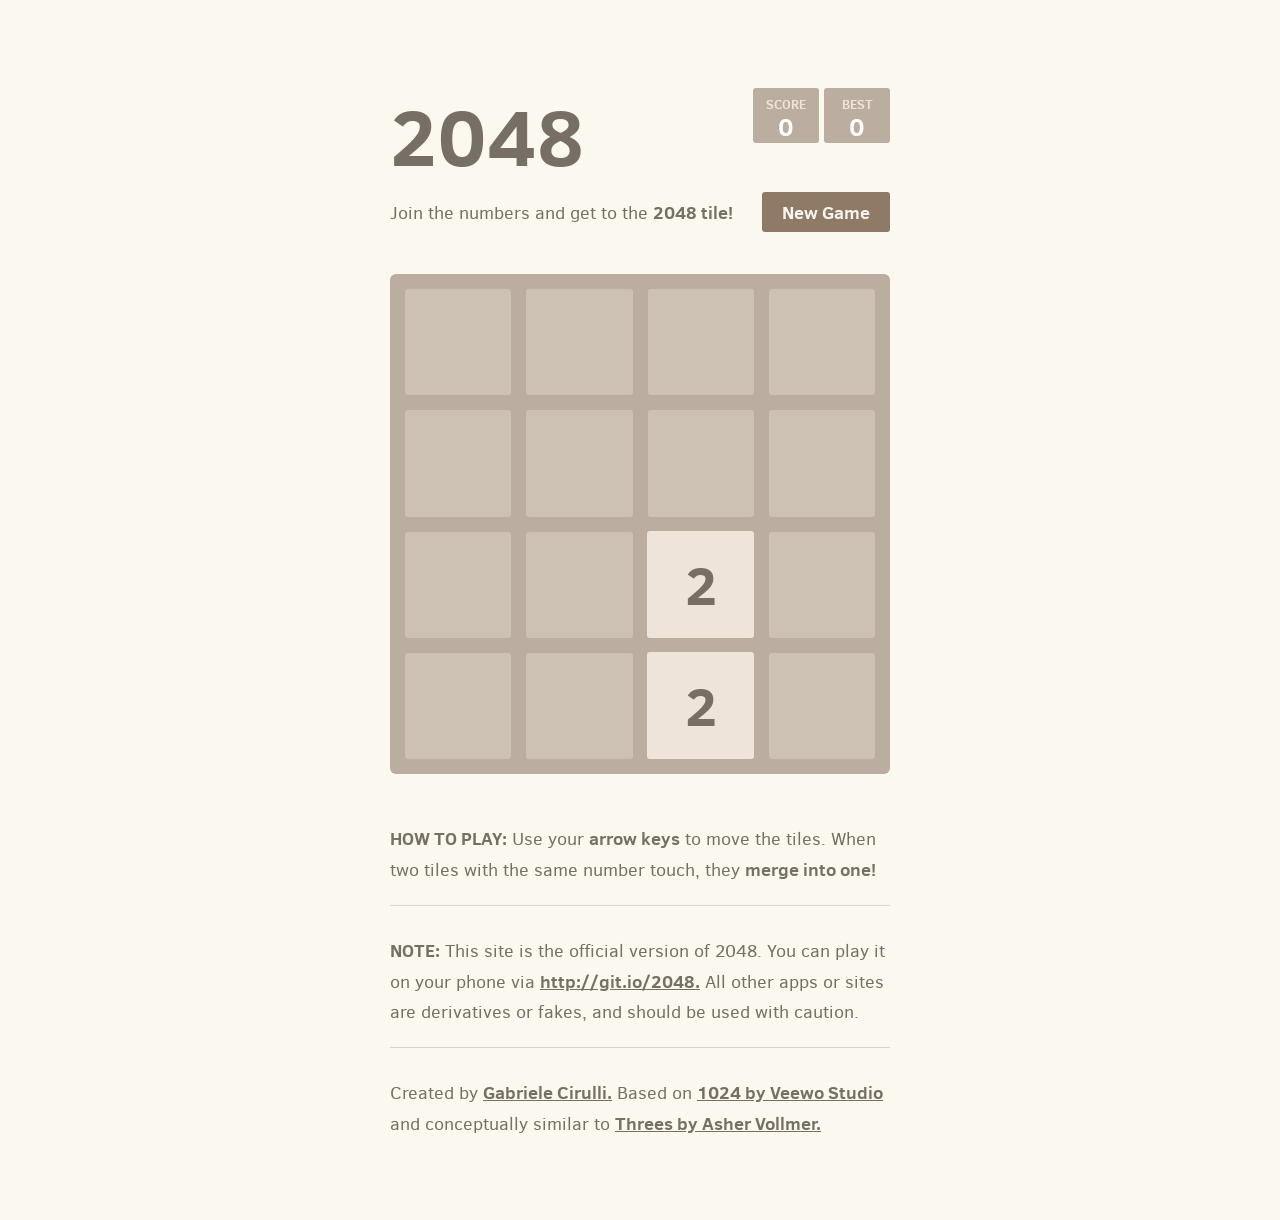
<file: 2048/index.html>
<!DOCTYPE html>
<html>
<head>
  <meta charset="utf-8">
  <title>2048</title>

  <link href="./style/main.css" rel="stylesheet" type="text/css">
  <link rel="shortcut icon" href="./favicon.ico">
  <link rel="apple-touch-icon" href="./meta/apple-touch-icon.png">
  <link rel="apple-touch-startup-image" href="./meta/apple-touch-startup-image-640x1096.png" media="(device-width: 320px) and (device-height: 568px) and (-webkit-device-pixel-ratio: 2)"> <!-- iPhone 5+ -->
  <link rel="apple-touch-startup-image" href="./meta/apple-touch-startup-image-640x920.png"  media="(device-width: 320px) and (device-height: 480px) and (-webkit-device-pixel-ratio: 2)"> <!-- iPhone, retina -->
  <meta name="apple-mobile-web-app-capable" content="yes">
  <meta name="apple-mobile-web-app-status-bar-style" content="black">

  <meta name="HandheldFriendly" content="True">
  <meta name="MobileOptimized" content="320">
  <meta name="viewport" content="width=device-width, target-densitydpi=160dpi, initial-scale=1.0, maximum-scale=1, user-scalable=no, minimal-ui">
</head>
<body>
  <div class="container">
    <div class="heading">
      <h1 class="title">2048</h1>
      <div class="scores-container">
        <div class="score-container">0</div>
        <div class="best-container">0</div>
      </div>
    </div>

    <div class="above-game">
      <p class="game-intro">Join the numbers and get to the <strong>2048 tile!</strong></p>
      <a class="restart-button">New Game</a>
    </div>

    <div class="game-container">
      <div class="game-message">
        <p></p>
        <div class="lower">
	        <a class="keep-playing-button">Keep going</a>
          <a class="retry-button">Try again</a>
        </div>
      </div>

      <div class="grid-container">
        <div class="grid-row">
          <div class="grid-cell"></div>
          <div class="grid-cell"></div>
          <div class="grid-cell"></div>
          <div class="grid-cell"></div>
        </div>
        <div class="grid-row">
          <div class="grid-cell"></div>
          <div class="grid-cell"></div>
          <div class="grid-cell"></div>
          <div class="grid-cell"></div>
        </div>
        <div class="grid-row">
          <div class="grid-cell"></div>
          <div class="grid-cell"></div>
          <div class="grid-cell"></div>
          <div class="grid-cell"></div>
        </div>
        <div class="grid-row">
          <div class="grid-cell"></div>
          <div class="grid-cell"></div>
          <div class="grid-cell"></div>
          <div class="grid-cell"></div>
        </div>
      </div>

      <div class="tile-container">

      </div>
    </div>

    <p class="game-explanation">
      <strong class="important">How to play:</strong> Use your <strong>arrow keys</strong> to move the tiles. When two tiles with the same number touch, they <strong>merge into one!</strong>
    </p>
    <hr>
    <p>
    <strong class="important">Note:</strong> This site is the official version of 2048. You can play it on your phone via <a href="http://git.io/2048">http://git.io/2048.</a> All other apps or sites are derivatives or fakes, and should be used with caution.
    </p>
    <hr>
    <p>
    Created by <a href="http://gabrielecirulli.com" target="_blank">Gabriele Cirulli.</a> Based on <a href="https://itunes.apple.com/us/app/1024!/id823499224" target="_blank">1024 by Veewo Studio</a> and conceptually similar to <a href="http://asherv.com/threes/" target="_blank">Threes by Asher Vollmer.</a>
    </p>
  </div>

  <script src="./js/bind_polyfill.js"></script>
  <script src="./js/classlist_polyfill.js"></script>
  <script src="./js/animframe_polyfill.js"></script>
  <script src="./js/keyboard_input_manager.js"></script>
  <script src="./js/html_actuator.js"></script>
  <script src="./js/grid.js"></script>
  <script src="./js/tile.js"></script>
  <script src="./js/local_storage_manager.js"></script>
  <script src="./js/game_manager.js"></script>
  <script src="./js/application.js"></script>
</body>
</html>
</file>
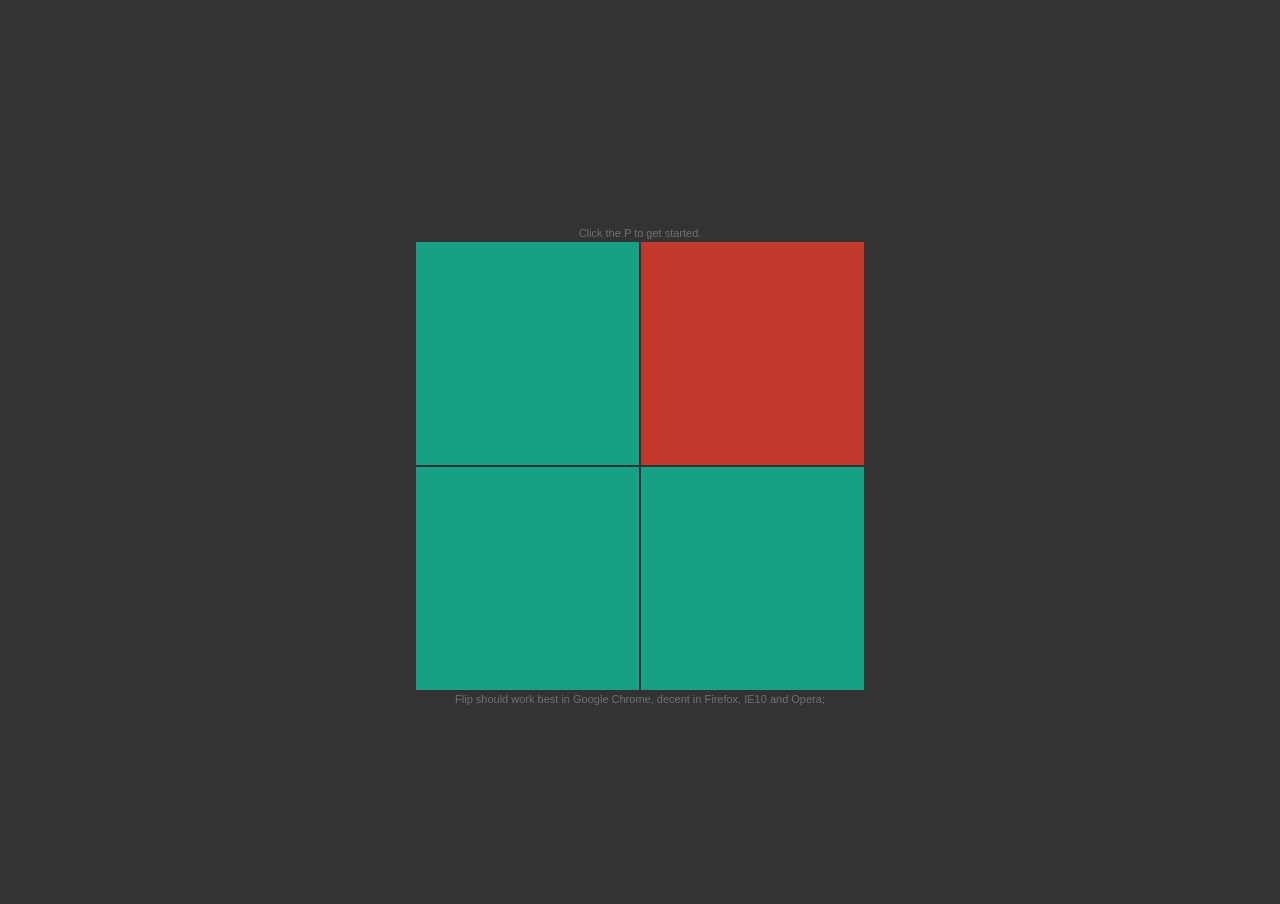
<file: flipcard_memory_game/index.html>
<!DOCTYPE html>
<html lang="en" >
  <head>
    <meta charset="UTF-8">
    <title>Flip - card memory game.</title>
    <link rel="stylesheet" type="text/css" href="./src/fonts/open_sans/open_sans.css" />
    <link rel="stylesheet" href="./src/css/reset-2.0.min.css">
    <link rel="stylesheet" href="./src/css/style.css">
    <script src="./lib/prefixfree.min.js"></script>
  </head>
  <body>
    <!--
      ORIGINAL https://codepen.io/zerospree/pen/bNWbvW
      README!

      GAME INSRUCTIONS:

      p    - pause
      ESC  - abandon game

      Click the big P to choose one of three levels:
      - Casual
      - Medium
      - Hard

      The game will save your stats locally, via localStorage.
      Click the F to see your stats.

      Click I for these intructions.

      Flip is a timed card memory game. When starting a level, there's a red bar on top of the screen that shows how much time you have left.
      Click the green cards to see what symbol they uncover and try to find the matching symbol underneath the other cards.
      Uncover two matching symbols in a row to eliminate them from the game.
      Eliminate all cards as fast as you can to win the game. Have fun FLIPing!
    -->

    <div id="g"></div>
    <div class="logo">
      <p class="info">Click the P to get started.</p>
      <div class="card left">
        <div class="flipper">
          <div class="f c1">F</div>
          <div class="b contentbox" id="stats">
            <div class="padded">
              <h2>Figures</h2>
              Looks like you haven't FLIPped yet.
              <a href="javascript:;" class="playnow">Play now</a>
            </div>
          </div>
        </div>
      </div>
      <div class="card active twist">
        <div class="flipper">
          <div class="b f">
            <div class="c2">L</div>
          </div>
        </div>
      </div>
      <div class="card left">
        <div class="flipper">
          <div class="f c3">I</div>
          <div class="b contentbox instructions">
            <div class="padded">
              <h2>Instructions</h2>
              <p>Press [p] to pause, or [ESC] to abandon game.</p>
              <p>Flip is a timed card memory game. Click the green cards to see what symbol they uncover and try to find the matching symbol underneath the other cards.</p>
              <p>Uncover two matching symbols at once to eliminate them from the game.</p>
              <p>Eliminate all cards as fast as you can to win the game. Have fun FLIPing!</p>
            </div>
          </div>
        </div>
      </div>
      <div class="card">
        <div class="flipper">
          <div class="f c4">P</div>
          <div class="b contentbox levels">
            <a href="javascript:;" data-level="8" class="play">Casual</a>
            <a href="javascript:;" data-level="18" class="play">Medium</a>
            <a href="javascript:;" data-level="32" class="play">Hard</a>
          </div>
        </div>
      </div>

      <p class="info">Flip should work best in Google Chrome, decent in Firefox, IE10 and Opera;</p>
    </div>

    <script src='./lib/jquery.min.js'></script>
    <script  src="./src/js/script.js"></script>
  </body>
</html>
</file>
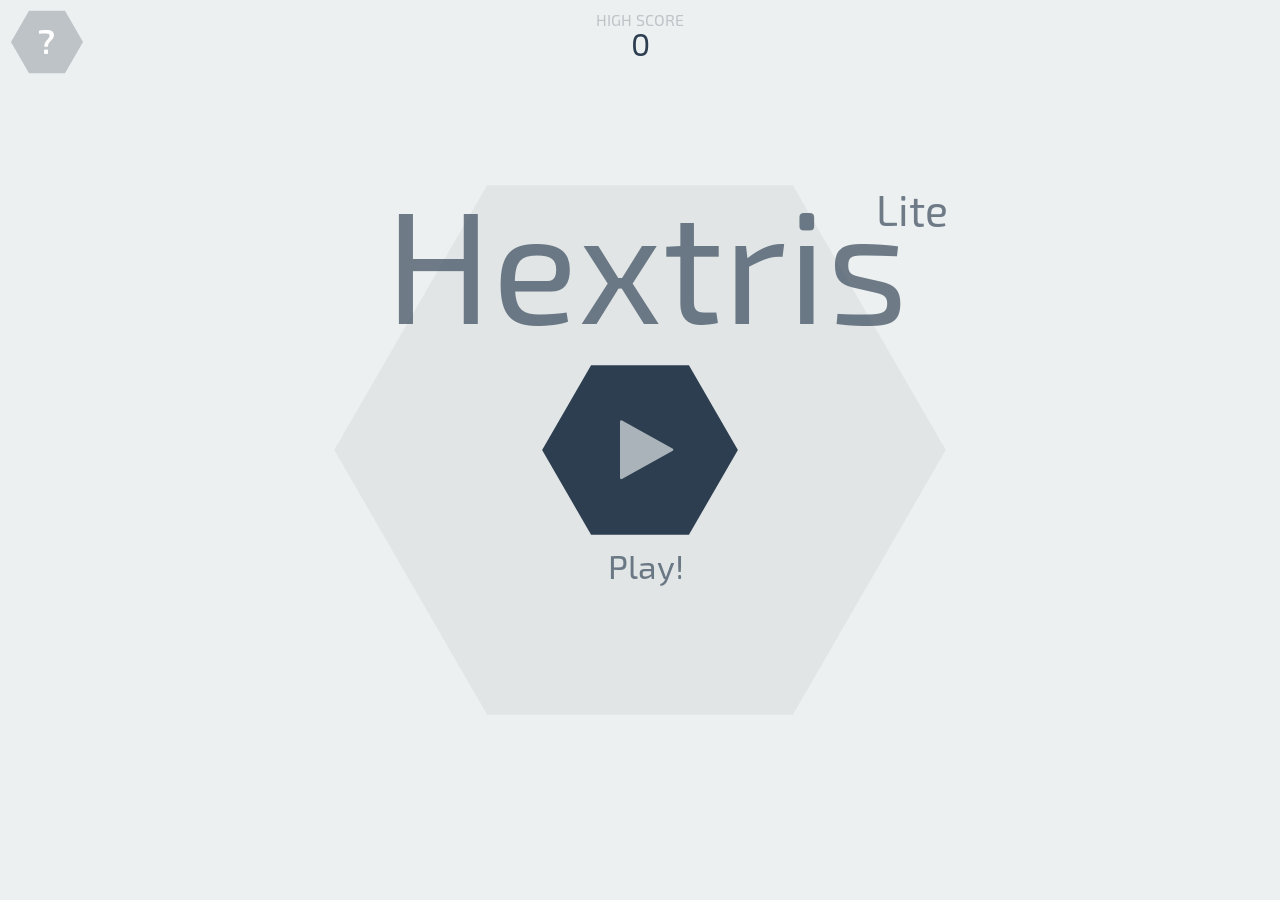
<file: hextris_lite/index.html>
<!DOCTYPE html>
<html lang="en">
<head>
<title>Hextris Lite</title>
<meta name="viewport" content="width=device-width, initial-scale=1, maximum-scale=1, user-scalable=0, minimal-ui"/>
<link rel="icon" type="image/png" href="favicon.ico">
<link rel="stylesheet" type="text/css" href="style/fa/css/font-awesome.min.css">
<link rel="stylesheet" type="text/css" href="style/style.css">
<script type="text/javascript" src="js/hammer.min.js"></script>
<script type="text/javascript" src="js/js.cookie.js"></script>
<script type="text/javascript" src="js/jsonfn.min.js"></script>
<script type="text/javascript" src="js/keypress.min.js"></script>
<script type="text/javascript" src="js/jquery.js"></script>
<script type="text/javascript" src="js/sweet-alert.min.js"></script>
<script type="text/javascript" src="js/hextris-lite.js"></script>
</head>
<body>
<canvas id="canvas"></canvas>
<div id="overlay" class="faded overlay"></div>
<div id="startBtn" ></div>
<div id="helpScreen" class="unselectable">
	<div id="inst_main_body"></div>
</div>
<img id="openSideBar" class="helpText" src="./images/btn_help.svg"/>
<div class="faded overlay"></div>
<img id="pauseBtn" src="./images/btn_pause.svg"/>
<img id="restartBtn" src="./images/btn_restart.svg"/>
<div id="HIGHSCORE">HIGH SCORE</div>
<div id="highScoreInGameText">
	<div id="highScoreInGameTextHeader">HIGH SCORE</div><div id="currentHighScore">10292</div>
</div>
<div id="gameoverscreen">
	<div id="container">
		<div id="gameOverBox" class="GOTitle">GAME OVER</div>
		<div id="cScore">1843</div>
		<div id="highScoresTitle" class="GOTitle">HIGH SCORES</div>
		<div class="score"><span class="scoreNum">1.</span> <div id="1place" style="display:inline;">0</div></div>
		<div class="score"><span class="scoreNum">2.</span> <div id="2place" style="display:inline;">0</div></div>
		<div class="score"><span class="scoreNum">3.</span> <div id="3place" style="display:inline;">0</div></div>
	</div>
	<div id="bottomContainer">
		<img id="restart" src="./images/btn_restart.svg" height="57px">
		<div id="buttonCont"></div>
	</div>
</div>
</body>
</html>
</file>
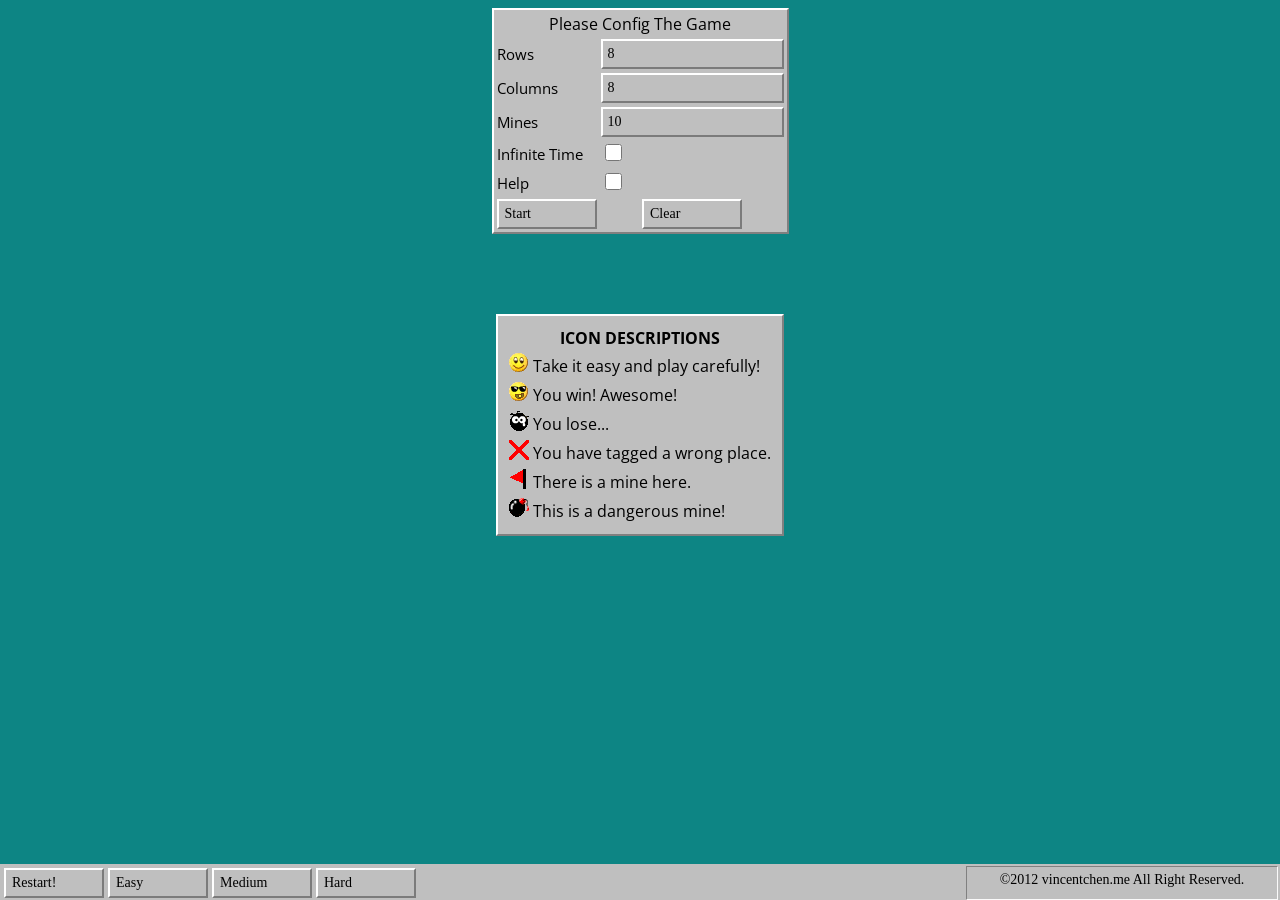
<file: minesweeper/index.html>
<!--
	Main: https://github.com/artyyouth/minesweeper
	https://github.com/nickarocho/minesweeper
	https://icons8.com/icon/YUK6KElCnv0e/minesweeper
	https://icons8.com/license
-->

<!DOCTYPE html>
<html lang="en">
	<head>
		<title>Minesweeper</title>
		<meta charset="UTF-8">
		<meta name="viewport" content="width=device-width, initial-scale=1.0">
		<link rel="stylesheet" href="./src/css/Mine.Style.css" type="text/css" media="all"/>
		<link rel="stylesheet" href="./src/fonts/Open_Sans/Open_Sans.css">
		<link rel="stylesheet" href="./src/fonts/haettenschweiler/haettenschweiler.css">
		<link rel="shortcut icon" href="./src/icons/favicon_32.ico" type="image/x-icon" sizes="32x32">
		<link rel="shortcut icon" href="./src/icons/favicon_100.ico" type="image/x-icon" sizes="100x100">
	</head>
	<body>
		<form class="form_config" name="frmConfig">
			<table>
				<tr>
					<td colspan="2">Please Config The Game</td>
				</tr>
				<tr>
					<td class="form_text">Rows</td>
					<td><input class="form_input" type="number" name="row_count" value="8" min="0"/></td>
				</tr>
				<tr>
					<td class="form_text">Columns</td>
					<td><input class="form_input" type="number" name="col_count" value="8" min="0"/></td>
				</tr>
				<tr>
					<td class="form_text">Mines</td>
					<td><input class="form_input" type="number" name="mine_num" value="10" min="0"/></td>
				</tr>
				<tr>
					<td class="form_text">Infinite Time</td>
					<td style="text-align: start;"><input name="inf_time_input" type="checkbox" style="width: 17px; height: 17px;"/></td>
				</tr>
				<tr>
					<td class="form_text">Help</td>
					<td style="text-align: start;"><input name="switch_over_input" type="checkbox" style="width: 17px; height: 17px;"/></td>
				</tr>
				<tr>
					<td><input class="button_form" type="button" value="Start" onclick="return CheckConfigAndStart();" /></td>
					<td><input class="button_form" type="reset" value="Clear" /></td>
				</tr>
			</table>
		</form>
		<div class="descriptions">
			<p></p>
			<table>
				<tr>
					<th colspan="2">ICON DESCRIPTIONS</th>
				</tr>
				<tr>
					<td><img src="./src/img/smile.gif" border="0"></td>
					<td>Take it easy and play carefully!</td>
				</tr>
				<tr>
					<td><img src="./src/img/win.gif" border="0"></td>
					<td>You win! Awesome!</td>
				</tr>
				<tr>
					<td><img src="./src/img/blast.gif" border="0"></td>
					<td>You lose...</td>
				</tr>
				<tr>
					<td><img src="./src/img/error.gif" border="0"></td>
					<td>You have tagged a wrong place.</td>
				</tr>
				<tr>
					<td><img src="./src/img/flag.gif" border="0"></td>
					<td>There is a mine here.</td>
				</tr>
				<tr>
					<td><img src="./src/img/bomb.gif" border="0"></td>
					<td>This is a dangerous mine!</td>
				</tr>
			</table>
		</div>

		<div id="playground"></div>

		<div id="footer">
            <div id="size_btns">
                <div id="size_btns"><button onclick="location.reload()">Restart!</button></div>
                <div id="size_btns"><button id="size_9">Easy</button></div>
                <div id="size_btns"><button id="size_16">Medium</button></div>
                <div id="size_btns"><button id="size_30">Hard</button></div>
            </div>
            <div id="size_text">&copy;2012 vincentchen.me All Right Reserved.</div>
        </div>
		<script language="JavaScript" type="text/javascript" src="./src/js/Mine.Code.js"></script>
	</body>
</html>
</file>
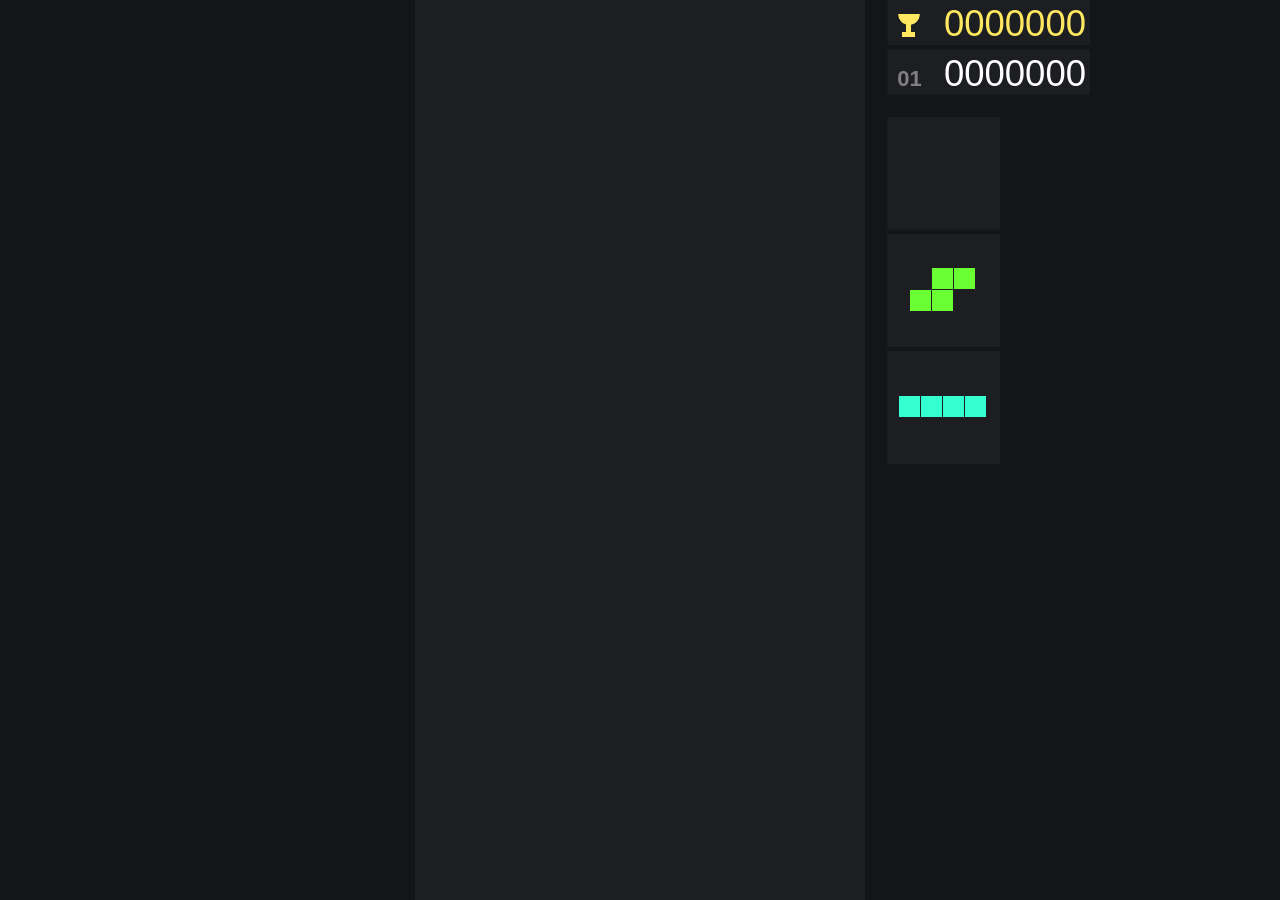
<file: rich_east_tetris/index.html>
<!DOCTYPE html>
<html lang="en">
<head>
    <meta charset="UTF-8">
    <meta name="viewport" content="width=device-width, initial-scale=1.0">
    <title>Tetris</title>
</head>
<body>
    <noscript>
        <h1>You MUST enable javascript!</h1>
    </noscript>
    <script src="./index.js"></script>
</body>
</html>
</file>
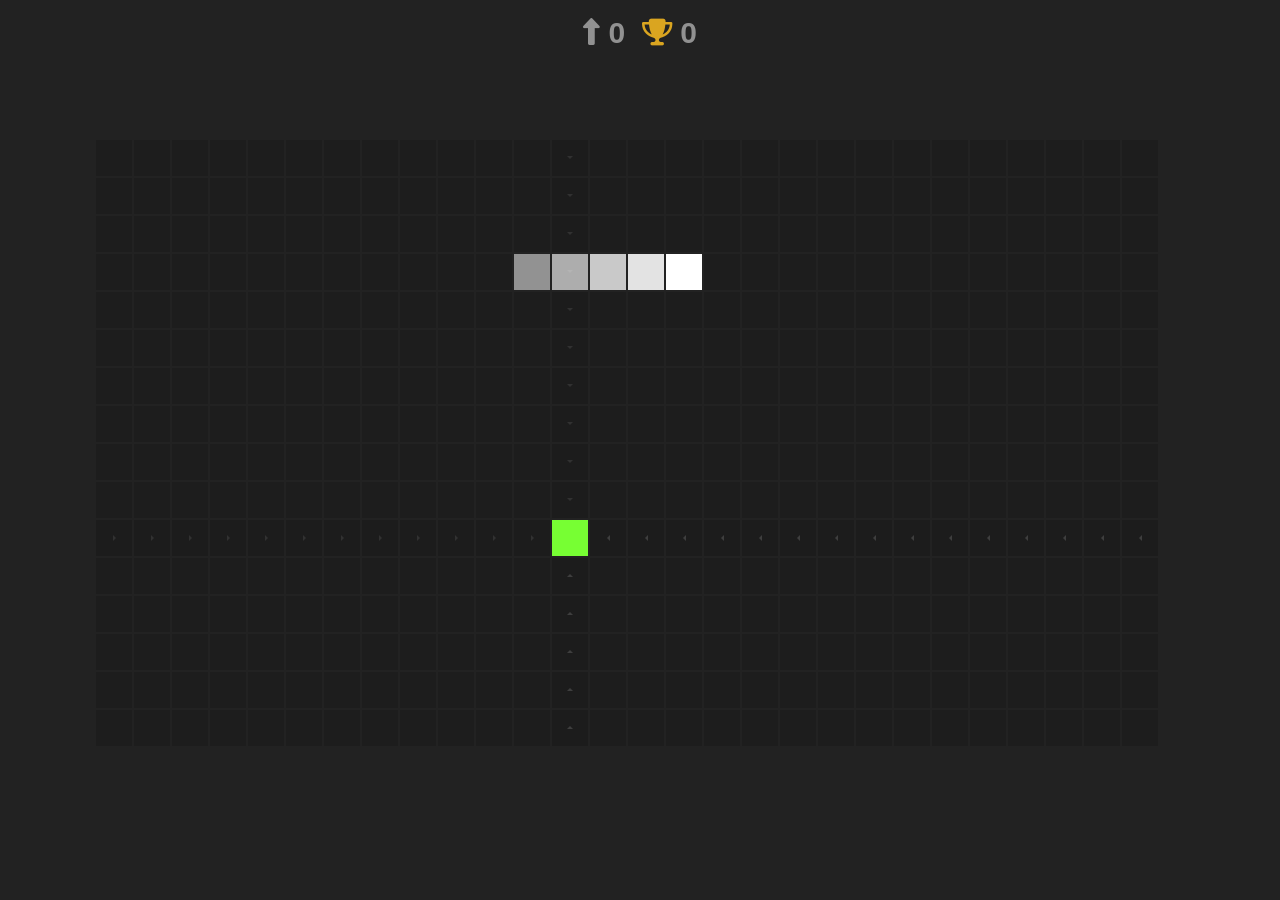
<file: snake_game/index.html>
<!DOCTYPE html>
<html lang="en" >
<head>
  <meta charset="UTF-8">
  <title>Snake Game</title>
  <link rel="shortcut icon" href="./src/favicon.ico" type="image/x-icon">
  <link rel="stylesheet" href="./src/css/reset-2.0.min.css">
  <link rel="stylesheet" href="./src/css/style.css">
  <link rel="stylesheet" href="./src/fonts/fontawesome/css/fontawesome.min.css">
  <link rel="stylesheet" href="./src/fonts/fontawesome/css/solid.min.css">
  <script src="./lib/modernizr.min.js" type="text/javascript"></script>
</head>
<body>
  <div class="score"><i class="fa-solid fa-up-long" style="font-size: 27px;"></i>&nbsp;<span class="scoreCur">0</span>&nbsp;&nbsp;<i class="fa-solid fa-trophy" style="color: #daa520; font-size: 27px;"></i>&nbsp;<span class="scoreHigh">0</span></div>
  <div class="stage"></div>
  <script  src="./src/js/script.js"></script>
</body>
</html>
</file>
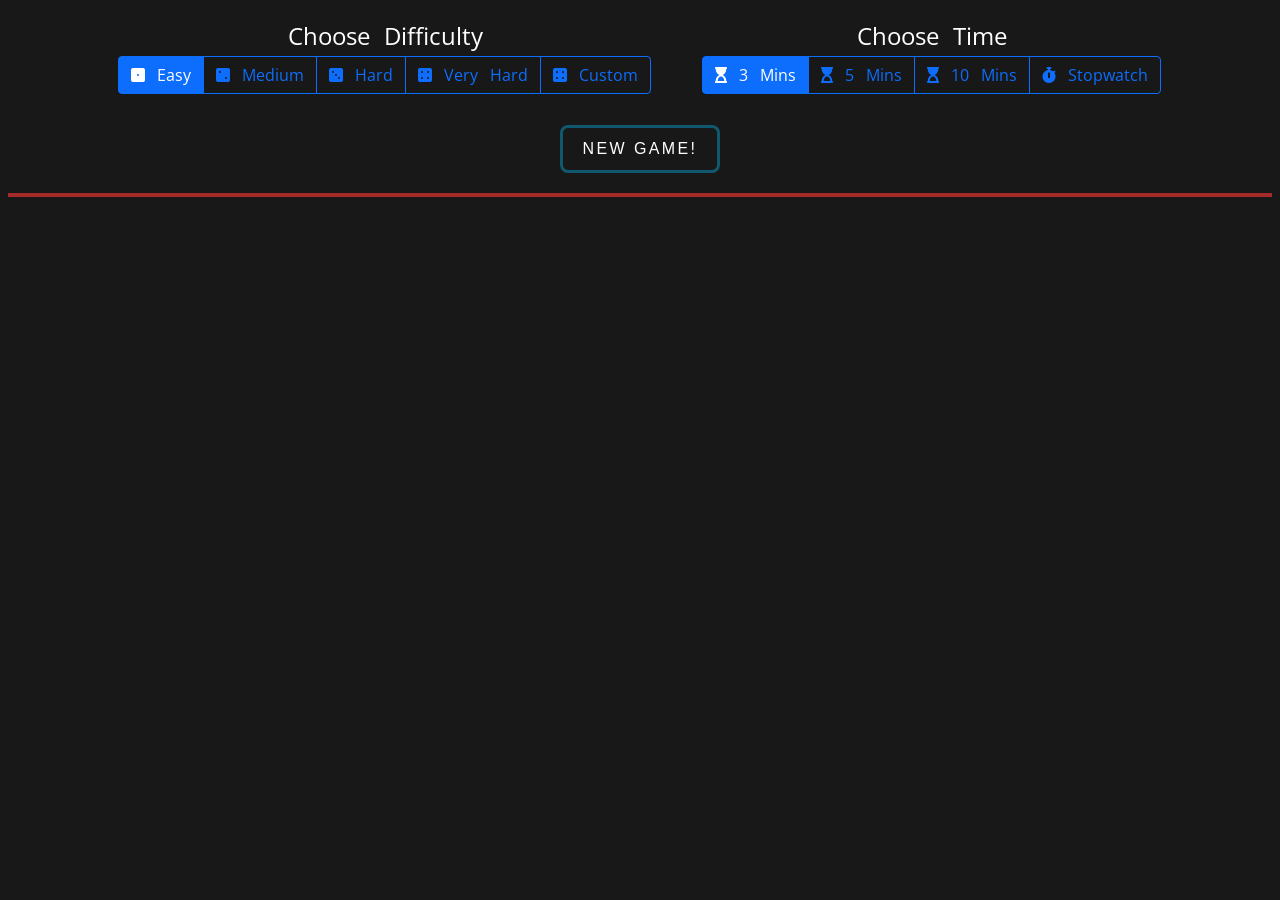
<file: Sudoku/index.html>
<!-- ORIGINAL: https://github.com/huaminghuangtw/Web-Sudoku-Puzzle-Game -->
<!DOCTYPE html>
<html lang="en">
    <head>
        <meta charset="UTF-8">
        <title>Hua-Ming's Sudoku Puzzle Game</title>
        <link href="./src/icon/sudoku-icon.png" rel="icon">
        <link href="./src/fonts/font-awesome/css/all.min.css" rel="stylesheet">
        <link href="./src/fonts/Open_Sans/Open_Sans.css" rel="stylesheet">
        <link href="./src/css/mybootstrap.css" rel="stylesheet">
        <link href="./src/css/social-media-panel.css" rel="stylesheet">
        <link href="./src/css/digital-timer.css" rel="stylesheet">
        <link href="./src/css/progress-bar.css" rel="stylesheet">
        <link href="./src/css/animated-countdown-timer.css" rel="stylesheet">
        <link href="./src/css/snackbar-and-alert.css" rel="stylesheet">
        <link href="./src/css/theme-toggle-button.css" rel="stylesheet">
        <link href="./src/css/styles.css" rel="stylesheet">
    </head>
    <body>
        <header class="center-screen" id="Header">
            <table class="center-screen" style="max-width: 100%; border-spacing: 50px 0; padding-top: 10px; padding-bottom: 30px;">
                <tr>
                    <td style="text-align: center; font-size: 24px; padding-bottom: 3px;">Choose Difficulty</td>
                    <td style="text-align: center; font-size: 24px; padding-bottom: 3px;">Choose Time</td>
                </tr>
                <tr>
                    <td style="text-align: center">
                        <div class="btn-group" role="group">
                            <input type="radio" class="btn-check" id="difficulty-easy" name="diff" value="easy" autocomplete="off" checked>
                            <label class="btn btn-outline-primary" for="difficulty-easy">
                                <i class="fas fa-dice-one"></i> Easy
                            </label>

                            <input type="radio" class="btn-check" id="difficulty-medium" name="diff" value="medium" autocomplete="off">
                            <label class="btn btn-outline-primary" for="difficulty-medium">
                                <i class="fas fa-dice-two"></i> Medium
                            </label>

                            <input type="radio" class="btn-check" id="difficulty-hard" name="diff" value="hard" autocomplete="off">
                            <label class="btn btn-outline-primary" for="difficulty-hard">
                                <i class="fas fa-dice-three"></i> Hard
                            </label>

                            <input type="radio" class="btn-check" id="difficulty-veryhard" name="diff" value="veryhard" autocomplete="off">
                            <label class="btn btn-outline-primary" for="difficulty-veryhard">
                                <i class="fas fa-dice-four"></i> Very Hard
                            </label>

                            <input type="radio" class="btn-check" id="difficulty-custom" name="diff" value="1" autocomplete="off" onclick="this.value = prompt('Insert custom value (Min 17 - Max 80)')">
                            <label class="btn btn-outline-primary" for="difficulty-custom">
                                <i class="fas fa-dice-four"></i> Custom
                            </label>
                        </div>
                    </td>
                    <td style="text-align: center">
                        <div class="btn-group" role="group">
                            <input type="radio" class="btn-check" id="time-3mins" name="time" value="three" autocomplete="off" checked>
                            <label class="btn btn-outline-primary" for="time-3mins">
                                <i class="fas fa-hourglass-start"></i> 3 Mins
                            </label>

                            <input type="radio" class="btn-check" id="time-5mins" name="time" value="five" autocomplete="off">
                            <label class="btn btn-outline-primary" for="time-5mins">
                                <i class="fas fa-hourglass-start"></i> 5 Mins
                            </label>

                            <input type="radio" class="btn-check" id="time-10mins" name="time" value="ten" autocomplete="off">
                            <label class="btn btn-outline-primary" for="time-10mins">
                                <i class="fas fa-hourglass-start"></i> 10 Mins
                            </label>

                            <input type="radio" class="btn-check" id="time-stopwatch" name="time" value="stopwatch" autocomplete="off">
                            <label class="btn btn-outline-primary" for="time-stopwatch">
                                <i class="fas fa-stopwatch"></i> Stopwatch
                            </label>
                        </div>
                    </td>
                </tr>
            </table>
            <button type="button" id="start-btn" class="mybutton">New game!</button>
        </header>

        <div id="game-container">
            <div class="alert alert-warning center-screen hidden" id="alert-pause" role="alert">
                <i class="far fa-pause-circle"></i> PAUSED
            </div>

            <div id="stats" class="center-screen">
                <!-- Countdown timer -->
                <div id="time-1">
                    <!-- Type 1 -->
                    <div id="animated-timer-container" class="hidden" style="margin-top: 35px"></div>
                    <!-- Type 2 -->
                    <div id="digital-timer-container" class="hidden" style="margin-top: 35px"></div>
                    <div id="progress-bar-container" class="hidden"></div>
                </div>
                <!-- Stopwatch -->
                <div id="time-2">
                    <div id="stopwatch-container" class="hidden" style="margin-top: 35px"></div>
                </div>
                <p id="lives"></p>
                <div class="snackbar" id="snackbar-win">You win!</div>
                <div class="snackbar" id="snackbar-lose">You lost!</div>
            </div>

            <div id="game" class="center-screen">
                <div id="board"></div>
                <div id="number-container" class="hidden">
                    <p id="one">1</p>
                    <p id="two">2</p>
                    <p id="three">3</p>
                    <p id="four">4</p>
                    <p id="five">5</p>
                    <p id="six">6</p>
                    <p id="seven">7</p>
                    <p id="eight">8</p>
                    <p id="nine">9</p>
                </div>
            </div>
        </div>

        <div class="toast" id="myToast" style="position: absolute; top: 50%; right: 0;">
            <div class="toast-header" style="font-size: 26px; background-color: #dfd8cf; color: black;">
                <strong class="me-auto"><i class="fas fa-atom"></i> Tips</strong>
                <button type="button" class="btn-close" data-bs-dismiss="toast"></button>
            </div>
            <div class="toast-body" style="font-size: 24px; background-color: #dfd8cf; color: black;"></div>
        </div>

        <p>
            <div class="center-screen" id="game-control" style="display: none;">
                <div class="btn-group" role="group">
                    <button type="button" id="home-btn" class="btn btn-secondary btn-sm" disabled rel="tooltip" title="Show all possible values for each empty cell." data-placement="bottom">
                        <i class="fas fa-atom"></i> Home
                    </button>

                    <button type="button" id="tips-btn" class="btn btn-secondary btn-sm" disabled rel="tooltip" title="Show all possible values for each empty cell." data-placement="bottom">
                        <i class="fas fa-atom"></i> Tips
                    </button>

                    <button type="button" id="solve-btn" class="btn btn-secondary btn-sm" disabled rel="tooltip" title="Solve the current Sudoku puzzle." data-placement="bottom">
                        <i class="far fa-lightbulb"></i> Show solution
                    </button>

                    <button type="button" id="solve-one-step-btn" class="btn btn-secondary btn-sm" disabled rel="tooltip" title="Solve one empty cell for the current Sudoku puzzle." data-placement="bottom">
                        <i class="fas fa-angle-double-right"></i> Solve one step
                    </button>
                </div>
                <div class="btn-group" role="group">
                    <button type="button" id="refresh-btn" class="btn btn-secondary btn-sm" disabled rel="tooltip" title="Refresh the Sudoku board with the same difficulty." data-placement="bottom">
                        <i class="fas fa-sync"></i> Refresh puzzle
                    </button>

                    <button type="button" id="restart-btn" class="btn btn-secondary btn-sm" disabled rel="tooltip" title="Restart the puzzle by clearing all cells you just tried to solve." data-placement="bottom">
                        <i class="fas fa-undo"></i> Restart puzzle
                    </button>
                </div>
                <div class="btn-group" role="group">
                    <button type="button" id="pause-btn" class="btn btn-secondary btn-sm" disabled>
                        <i class="fas fa-pause"></i> Pause
                    </button>

                    <button type="button" id="resume-btn" class="btn btn-secondary btn-sm" disabled>
                        <i class="fas fa-hourglass-half"></i> Resume
                    </button>
                </div>
            </div>
        </p>

        <!-- JavaScript (Placed at the bottom of body tag so that the DOM could load faster) -->
        <script async defer src="./lib/js/buttons.js"></script>
        <!-- jQuery first, then Popper.js, then Bootstrap Bundle JS -->
        <script src="./lib/js/jquery-3.6.0.min.js"></script>
        <script src="./lib/js/bootstrap/bootstrap.bundle.min.js"></script>
        <script src="./lib/js/bootstrap/bootstrap.min.js"></script>
        
        <script src="./src/js/helperSudoku.js"></script>
        <script src="./src/js/utilitySudoku.js"></script>
        <script src="./src/js/solveSudoku.js"></script>
        <script src="./src/js/generateSudoku.js"></script>
        <script src="./src/js/candidatesSudoku.js"></script>
        <script src="./src/js/stopwatch.js"></script>
        <script src="./src/js/countdown-timer.js"></script>
        <script src="./src/js/progress-bar.js"></script>
        <script src="./src/js/app.js"></script>
    </body>
</html>
</file>
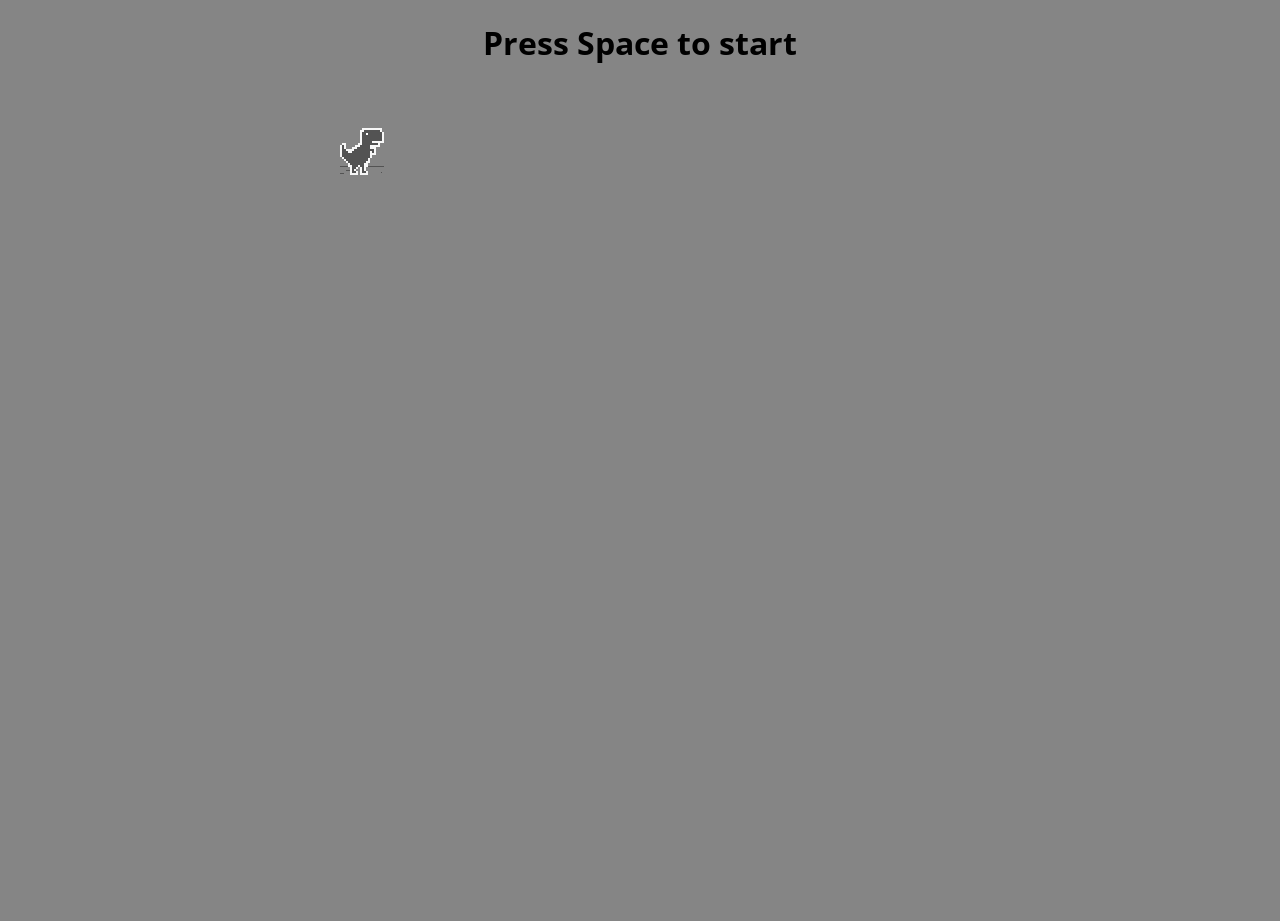
<file: t_rex_runner/index.html>
<!doctype html>
<html>
    <head>
        <meta charset="utf-8">
        <meta name="viewport" content="width=device-width, initial-scale=1.0,maximum-scale=1.0, user-scalable=no">
        <title >chrome easter egg: t-rex runner</title>
        <link rel="stylesheet" href="./src/css/index.css">
        <link href="./src/fonts/Open_Sans/Open_Sans.css" rel="stylesheet">
        <script src="./src/js/index.js"></script>
    </head>

    <body id="t" class="offline">
        <div id="messageBox" class="sendmessage">
            <h1 style=" text-align: center; font-family: 'Open Sans', sans-serif;">Press Space to start</h1>
            <div class="niokbutton" onclick="okbuttonsend()"></div>
        </div>
        <div id="main-frame-error" class="interstitial-wrapper">
            <div id="main-content">
                <div class="icon icon-offline" alt=""></div>
            </div>
            <div id="offline-resources">
                <img id="offline-resources-1x" src="./src/assets/default_100_percent/100-offline-sprite.png">
                <img id="offline-resources-2x" src="./src/assets/default_200_percent/200-offline-sprite.png">
                <template id="audio-resources">
                    <audio id="offline-sound-press" src="[data-uri]"></audio>
                    <audio id="offline-sound-hit" src="[data-uri]"></audio>
                    <audio id="offline-sound-reached" src="[data-uri]"></audio>
                </template>
            </div>
        </div>
    </body>

    <script>
        document.onkeydown = function(evt) {
            evt = evt || window.event;
            if (evt.keyCode == 32) {
                var box = document.getElementById("messageBox");
                box.style.visibility="hidden";
            }
        };
    </script>
</html>
</file>
<file: 2048/style/main.css>
@import url(fonts/clear-sans.css);
html, body {
  margin: 0;
  padding: 0;
  background: #faf8ef;
  color: #776e65;
  font-family: "Clear Sans", "Helvetica Neue", Arial, sans-serif;
  font-size: 18px; }

body {
  margin: 80px 0; }

.heading:after {
  content: "";
  display: block;
  clear: both; }

h1.title {
  font-size: 80px;
  font-weight: bold;
  margin: 0;
  display: block;
  float: left; }

@-webkit-keyframes move-up {
  0% {
    top: 25px;
    opacity: 1; }

  100% {
    top: -50px;
    opacity: 0; } }
@-moz-keyframes move-up {
  0% {
    top: 25px;
    opacity: 1; }

  100% {
    top: -50px;
    opacity: 0; } }
@keyframes move-up {
  0% {
    top: 25px;
    opacity: 1; }

  100% {
    top: -50px;
    opacity: 0; } }
.scores-container {
  float: right;
  text-align: right; }

.score-container, .best-container {
  position: relative;
  display: inline-block;
  background: #bbada0;
  padding: 15px 25px;
  font-size: 25px;
  height: 25px;
  line-height: 47px;
  font-weight: bold;
  border-radius: 3px;
  color: white;
  margin-top: 8px;
  text-align: center; }
  .score-container:after, .best-container:after {
    position: absolute;
    width: 100%;
    top: 10px;
    left: 0;
    text-transform: uppercase;
    font-size: 13px;
    line-height: 13px;
    text-align: center;
    color: #eee4da; }
  .score-container .score-addition, .best-container .score-addition {
    position: absolute;
    right: 30px;
    color: red;
    font-size: 25px;
    line-height: 25px;
    font-weight: bold;
    color: rgba(119, 110, 101, 0.9);
    z-index: 100;
    -webkit-animation: move-up 600ms ease-in;
    -moz-animation: move-up 600ms ease-in;
    animation: move-up 600ms ease-in;
    -webkit-animation-fill-mode: both;
    -moz-animation-fill-mode: both;
    animation-fill-mode: both; }

.score-container:after {
  content: "Score"; }

.best-container:after {
  content: "Best"; }

p {
  margin-top: 0;
  margin-bottom: 10px;
  line-height: 1.65; }

a {
  color: #776e65;
  font-weight: bold;
  text-decoration: underline;
  cursor: pointer; }

strong.important {
  text-transform: uppercase; }

hr {
  border: none;
  border-bottom: 1px solid #d8d4d0;
  margin-top: 20px;
  margin-bottom: 30px; }

.container {
  width: 500px;
  margin: 0 auto; }

@-webkit-keyframes fade-in {
  0% {
    opacity: 0; }

  100% {
    opacity: 1; } }
@-moz-keyframes fade-in {
  0% {
    opacity: 0; }

  100% {
    opacity: 1; } }
@keyframes fade-in {
  0% {
    opacity: 0; }

  100% {
    opacity: 1; } }
.game-container {
  margin-top: 40px;
  position: relative;
  padding: 15px;
  cursor: default;
  -webkit-touch-callout: none;
  -ms-touch-callout: none;
  -webkit-user-select: none;
  -moz-user-select: none;
  -ms-user-select: none;
  -ms-touch-action: none;
  touch-action: none;
  background: #bbada0;
  border-radius: 6px;
  width: 500px;
  height: 500px;
  -webkit-box-sizing: border-box;
  -moz-box-sizing: border-box;
  box-sizing: border-box; }
  .game-container .game-message {
    display: none;
    position: absolute;
    top: 0;
    right: 0;
    bottom: 0;
    left: 0;
    background: rgba(238, 228, 218, 0.5);
    z-index: 100;
    text-align: center;
    -webkit-animation: fade-in 800ms ease 1200ms;
    -moz-animation: fade-in 800ms ease 1200ms;
    animation: fade-in 800ms ease 1200ms;
    -webkit-animation-fill-mode: both;
    -moz-animation-fill-mode: both;
    animation-fill-mode: both; }
    .game-container .game-message p {
      font-size: 60px;
      font-weight: bold;
      height: 60px;
      line-height: 60px;
      margin-top: 222px; }
    .game-container .game-message .lower {
      display: block;
      margin-top: 59px; }
    .game-container .game-message a {
      display: inline-block;
      background: #8f7a66;
      border-radius: 3px;
      padding: 0 20px;
      text-decoration: none;
      color: #f9f6f2;
      height: 40px;
      line-height: 42px;
      margin-left: 9px; }
      .game-container .game-message a.keep-playing-button {
        display: none; }
    .game-container .game-message.game-won {
      background: rgba(237, 194, 46, 0.5);
      color: #f9f6f2; }
      .game-container .game-message.game-won a.keep-playing-button {
        display: inline-block; }
    .game-container .game-message.game-won, .game-container .game-message.game-over {
      display: block; }

.grid-container {
  position: absolute;
  z-index: 1; }

.grid-row {
  margin-bottom: 15px; }
  .grid-row:last-child {
    margin-bottom: 0; }
  .grid-row:after {
    content: "";
    display: block;
    clear: both; }

.grid-cell {
  width: 106.25px;
  height: 106.25px;
  margin-right: 15px;
  float: left;
  border-radius: 3px;
  background: rgba(238, 228, 218, 0.35); }
  .grid-cell:last-child {
    margin-right: 0; }

.tile-container {
  position: absolute;
  z-index: 2; }

.tile, .tile .tile-inner {
  width: 107px;
  height: 107px;
  line-height: 107px; }
.tile.tile-position-1-1 {
  -webkit-transform: translate(0px, 0px);
  -moz-transform: translate(0px, 0px);
  -ms-transform: translate(0px, 0px);
  transform: translate(0px, 0px); }
.tile.tile-position-1-2 {
  -webkit-transform: translate(0px, 121px);
  -moz-transform: translate(0px, 121px);
  -ms-transform: translate(0px, 121px);
  transform: translate(0px, 121px); }
.tile.tile-position-1-3 {
  -webkit-transform: translate(0px, 242px);
  -moz-transform: translate(0px, 242px);
  -ms-transform: translate(0px, 242px);
  transform: translate(0px, 242px); }
.tile.tile-position-1-4 {
  -webkit-transform: translate(0px, 363px);
  -moz-transform: translate(0px, 363px);
  -ms-transform: translate(0px, 363px);
  transform: translate(0px, 363px); }
.tile.tile-position-2-1 {
  -webkit-transform: translate(121px, 0px);
  -moz-transform: translate(121px, 0px);
  -ms-transform: translate(121px, 0px);
  transform: translate(121px, 0px); }
.tile.tile-position-2-2 {
  -webkit-transform: translate(121px, 121px);
  -moz-transform: translate(121px, 121px);
  -ms-transform: translate(121px, 121px);
  transform: translate(121px, 121px); }
.tile.tile-position-2-3 {
  -webkit-transform: translate(121px, 242px);
  -moz-transform: translate(121px, 242px);
  -ms-transform: translate(121px, 242px);
  transform: translate(121px, 242px); }
.tile.tile-position-2-4 {
  -webkit-transform: translate(121px, 363px);
  -moz-transform: translate(121px, 363px);
  -ms-transform: translate(121px, 363px);
  transform: translate(121px, 363px); }
.tile.tile-position-3-1 {
  -webkit-transform: translate(242px, 0px);
  -moz-transform: translate(242px, 0px);
  -ms-transform: translate(242px, 0px);
  transform: translate(242px, 0px); }
.tile.tile-position-3-2 {
  -webkit-transform: translate(242px, 121px);
  -moz-transform: translate(242px, 121px);
  -ms-transform: translate(242px, 121px);
  transform: translate(242px, 121px); }
.tile.tile-position-3-3 {
  -webkit-transform: translate(242px, 242px);
  -moz-transform: translate(242px, 242px);
  -ms-transform: translate(242px, 242px);
  transform: translate(242px, 242px); }
.tile.tile-position-3-4 {
  -webkit-transform: translate(242px, 363px);
  -moz-transform: translate(242px, 363px);
  -ms-transform: translate(242px, 363px);
  transform: translate(242px, 363px); }
.tile.tile-position-4-1 {
  -webkit-transform: translate(363px, 0px);
  -moz-transform: translate(363px, 0px);
  -ms-transform: translate(363px, 0px);
  transform: translate(363px, 0px); }
.tile.tile-position-4-2 {
  -webkit-transform: translate(363px, 121px);
  -moz-transform: translate(363px, 121px);
  -ms-transform: translate(363px, 121px);
  transform: translate(363px, 121px); }
.tile.tile-position-4-3 {
  -webkit-transform: translate(363px, 242px);
  -moz-transform: translate(363px, 242px);
  -ms-transform: translate(363px, 242px);
  transform: translate(363px, 242px); }
.tile.tile-position-4-4 {
  -webkit-transform: translate(363px, 363px);
  -moz-transform: translate(363px, 363px);
  -ms-transform: translate(363px, 363px);
  transform: translate(363px, 363px); }

.tile {
  position: absolute;
  -webkit-transition: 100ms ease-in-out;
  -moz-transition: 100ms ease-in-out;
  transition: 100ms ease-in-out;
  -webkit-transition-property: -webkit-transform;
  -moz-transition-property: -moz-transform;
  transition-property: transform; }
  .tile .tile-inner {
    border-radius: 3px;
    background: #eee4da;
    text-align: center;
    font-weight: bold;
    z-index: 10;
    font-size: 55px; }
  .tile.tile-2 .tile-inner {
    background: #eee4da;
    box-shadow: 0 0 30px 10px rgba(243, 215, 116, 0), inset 0 0 0 1px rgba(255, 255, 255, 0); }
  .tile.tile-4 .tile-inner {
    background: #ede0c8;
    box-shadow: 0 0 30px 10px rgba(243, 215, 116, 0), inset 0 0 0 1px rgba(255, 255, 255, 0); }
  .tile.tile-8 .tile-inner {
    color: #f9f6f2;
    background: #f2b179; }
  .tile.tile-16 .tile-inner {
    color: #f9f6f2;
    background: #f59563; }
  .tile.tile-32 .tile-inner {
    color: #f9f6f2;
    background: #f67c5f; }
  .tile.tile-64 .tile-inner {
    color: #f9f6f2;
    background: #f65e3b; }
  .tile.tile-128 .tile-inner {
    color: #f9f6f2;
    background: #edcf72;
    box-shadow: 0 0 30px 10px rgba(243, 215, 116, 0.2381), inset 0 0 0 1px rgba(255, 255, 255, 0.14286);
    font-size: 45px; }
    @media screen and (max-width: 520px) {
      .tile.tile-128 .tile-inner {
        font-size: 25px; } }
  .tile.tile-256 .tile-inner {
    color: #f9f6f2;
    background: #edcc61;
    box-shadow: 0 0 30px 10px rgba(243, 215, 116, 0.31746), inset 0 0 0 1px rgba(255, 255, 255, 0.19048);
    font-size: 45px; }
    @media screen and (max-width: 520px) {
      .tile.tile-256 .tile-inner {
        font-size: 25px; } }
  .tile.tile-512 .tile-inner {
    color: #f9f6f2;
    background: #edc850;
    box-shadow: 0 0 30px 10px rgba(243, 215, 116, 0.39683), inset 0 0 0 1px rgba(255, 255, 255, 0.2381);
    font-size: 45px; }
    @media screen and (max-width: 520px) {
      .tile.tile-512 .tile-inner {
        font-size: 25px; } }
  .tile.tile-1024 .tile-inner {
    color: #f9f6f2;
    background: #edc53f;
    box-shadow: 0 0 30px 10px rgba(243, 215, 116, 0.47619), inset 0 0 0 1px rgba(255, 255, 255, 0.28571);
    font-size: 35px; }
    @media screen and (max-width: 520px) {
      .tile.tile-1024 .tile-inner {
        font-size: 15px; } }
  .tile.tile-2048 .tile-inner {
    color: #f9f6f2;
    background: #edc22e;
    box-shadow: 0 0 30px 10px rgba(243, 215, 116, 0.55556), inset 0 0 0 1px rgba(255, 255, 255, 0.33333);
    font-size: 35px; }
    @media screen and (max-width: 520px) {
      .tile.tile-2048 .tile-inner {
        font-size: 15px; } }
  .tile.tile-super .tile-inner {
    color: #f9f6f2;
    background: #3c3a32;
    font-size: 30px; }
    @media screen and (max-width: 520px) {
      .tile.tile-super .tile-inner {
        font-size: 10px; } }

@-webkit-keyframes appear {
  0% {
    opacity: 0;
    -webkit-transform: scale(0);
    -moz-transform: scale(0);
    -ms-transform: scale(0);
    transform: scale(0); }

  100% {
    opacity: 1;
    -webkit-transform: scale(1);
    -moz-transform: scale(1);
    -ms-transform: scale(1);
    transform: scale(1); } }
@-moz-keyframes appear {
  0% {
    opacity: 0;
    -webkit-transform: scale(0);
    -moz-transform: scale(0);
    -ms-transform: scale(0);
    transform: scale(0); }

  100% {
    opacity: 1;
    -webkit-transform: scale(1);
    -moz-transform: scale(1);
    -ms-transform: scale(1);
    transform: scale(1); } }
@keyframes appear {
  0% {
    opacity: 0;
    -webkit-transform: scale(0);
    -moz-transform: scale(0);
    -ms-transform: scale(0);
    transform: scale(0); }

  100% {
    opacity: 1;
    -webkit-transform: scale(1);
    -moz-transform: scale(1);
    -ms-transform: scale(1);
    transform: scale(1); } }
.tile-new .tile-inner {
  -webkit-animation: appear 200ms ease 100ms;
  -moz-animation: appear 200ms ease 100ms;
  animation: appear 200ms ease 100ms;
  -webkit-animation-fill-mode: backwards;
  -moz-animation-fill-mode: backwards;
  animation-fill-mode: backwards; }

@-webkit-keyframes pop {
  0% {
    -webkit-transform: scale(0);
    -moz-transform: scale(0);
    -ms-transform: scale(0);
    transform: scale(0); }

  50% {
    -webkit-transform: scale(1.2);
    -moz-transform: scale(1.2);
    -ms-transform: scale(1.2);
    transform: scale(1.2); }

  100% {
    -webkit-transform: scale(1);
    -moz-transform: scale(1);
    -ms-transform: scale(1);
    transform: scale(1); } }
@-moz-keyframes pop {
  0% {
    -webkit-transform: scale(0);
    -moz-transform: scale(0);
    -ms-transform: scale(0);
    transform: scale(0); }

  50% {
    -webkit-transform: scale(1.2);
    -moz-transform: scale(1.2);
    -ms-transform: scale(1.2);
    transform: scale(1.2); }

  100% {
    -webkit-transform: scale(1);
    -moz-transform: scale(1);
    -ms-transform: scale(1);
    transform: scale(1); } }
@keyframes pop {
  0% {
    -webkit-transform: scale(0);
    -moz-transform: scale(0);
    -ms-transform: scale(0);
    transform: scale(0); }

  50% {
    -webkit-transform: scale(1.2);
    -moz-transform: scale(1.2);
    -ms-transform: scale(1.2);
    transform: scale(1.2); }

  100% {
    -webkit-transform: scale(1);
    -moz-transform: scale(1);
    -ms-transform: scale(1);
    transform: scale(1); } }
.tile-merged .tile-inner {
  z-index: 20;
  -webkit-animation: pop 200ms ease 100ms;
  -moz-animation: pop 200ms ease 100ms;
  animation: pop 200ms ease 100ms;
  -webkit-animation-fill-mode: backwards;
  -moz-animation-fill-mode: backwards;
  animation-fill-mode: backwards; }

.above-game:after {
  content: "";
  display: block;
  clear: both; }

.game-intro {
  float: left;
  line-height: 42px;
  margin-bottom: 0; }

.restart-button {
  display: inline-block;
  background: #8f7a66;
  border-radius: 3px;
  padding: 0 20px;
  text-decoration: none;
  color: #f9f6f2;
  height: 40px;
  line-height: 42px;
  display: block;
  text-align: center;
  float: right; }

.game-explanation {
  margin-top: 50px; }

@media screen and (max-width: 520px) {
  html, body {
    font-size: 15px; }

  body {
    margin: 20px 0;
    padding: 0 20px; }

  h1.title {
    font-size: 27px;
    margin-top: 15px; }

  .container {
    width: 280px;
    margin: 0 auto; }

  .score-container, .best-container {
    margin-top: 0;
    padding: 15px 10px;
    min-width: 40px; }

  .heading {
    margin-bottom: 10px; }

  .game-intro {
    width: 55%;
    display: block;
    box-sizing: border-box;
    line-height: 1.65; }

  .restart-button {
    width: 42%;
    padding: 0;
    display: block;
    box-sizing: border-box;
    margin-top: 2px; }

  .game-container {
    margin-top: 17px;
    position: relative;
    padding: 10px;
    cursor: default;
    -webkit-touch-callout: none;
    -ms-touch-callout: none;
    -webkit-user-select: none;
    -moz-user-select: none;
    -ms-user-select: none;
    -ms-touch-action: none;
    touch-action: none;
    background: #bbada0;
    border-radius: 6px;
    width: 280px;
    height: 280px;
    -webkit-box-sizing: border-box;
    -moz-box-sizing: border-box;
    box-sizing: border-box; }
    .game-container .game-message {
      display: none;
      position: absolute;
      top: 0;
      right: 0;
      bottom: 0;
      left: 0;
      background: rgba(238, 228, 218, 0.5);
      z-index: 100;
      text-align: center;
      -webkit-animation: fade-in 800ms ease 1200ms;
      -moz-animation: fade-in 800ms ease 1200ms;
      animation: fade-in 800ms ease 1200ms;
      -webkit-animation-fill-mode: both;
      -moz-animation-fill-mode: both;
      animation-fill-mode: both; }
      .game-container .game-message p {
        font-size: 60px;
        font-weight: bold;
        height: 60px;
        line-height: 60px;
        margin-top: 222px; }
      .game-container .game-message .lower {
        display: block;
        margin-top: 59px; }
      .game-container .game-message a {
        display: inline-block;
        background: #8f7a66;
        border-radius: 3px;
        padding: 0 20px;
        text-decoration: none;
        color: #f9f6f2;
        height: 40px;
        line-height: 42px;
        margin-left: 9px; }
        .game-container .game-message a.keep-playing-button {
          display: none; }
      .game-container .game-message.game-won {
        background: rgba(237, 194, 46, 0.5);
        color: #f9f6f2; }
        .game-container .game-message.game-won a.keep-playing-button {
          display: inline-block; }
      .game-container .game-message.game-won, .game-container .game-message.game-over {
        display: block; }

  .grid-container {
    position: absolute;
    z-index: 1; }

  .grid-row {
    margin-bottom: 10px; }
    .grid-row:last-child {
      margin-bottom: 0; }
    .grid-row:after {
      content: "";
      display: block;
      clear: both; }

  .grid-cell {
    width: 57.5px;
    height: 57.5px;
    margin-right: 10px;
    float: left;
    border-radius: 3px;
    background: rgba(238, 228, 218, 0.35); }
    .grid-cell:last-child {
      margin-right: 0; }

  .tile-container {
    position: absolute;
    z-index: 2; }

  .tile, .tile .tile-inner {
    width: 58px;
    height: 58px;
    line-height: 58px; }
  .tile.tile-position-1-1 {
    -webkit-transform: translate(0px, 0px);
    -moz-transform: translate(0px, 0px);
    -ms-transform: translate(0px, 0px);
    transform: translate(0px, 0px); }
  .tile.tile-position-1-2 {
    -webkit-transform: translate(0px, 67px);
    -moz-transform: translate(0px, 67px);
    -ms-transform: translate(0px, 67px);
    transform: translate(0px, 67px); }
  .tile.tile-position-1-3 {
    -webkit-transform: translate(0px, 135px);
    -moz-transform: translate(0px, 135px);
    -ms-transform: translate(0px, 135px);
    transform: translate(0px, 135px); }
  .tile.tile-position-1-4 {
    -webkit-transform: translate(0px, 202px);
    -moz-transform: translate(0px, 202px);
    -ms-transform: translate(0px, 202px);
    transform: translate(0px, 202px); }
  .tile.tile-position-2-1 {
    -webkit-transform: translate(67px, 0px);
    -moz-transform: translate(67px, 0px);
    -ms-transform: translate(67px, 0px);
    transform: translate(67px, 0px); }
  .tile.tile-position-2-2 {
    -webkit-transform: translate(67px, 67px);
    -moz-transform: translate(67px, 67px);
    -ms-transform: translate(67px, 67px);
    transform: translate(67px, 67px); }
  .tile.tile-position-2-3 {
    -webkit-transform: translate(67px, 135px);
    -moz-transform: translate(67px, 135px);
    -ms-transform: translate(67px, 135px);
    transform: translate(67px, 135px); }
  .tile.tile-position-2-4 {
    -webkit-transform: translate(67px, 202px);
    -moz-transform: translate(67px, 202px);
    -ms-transform: translate(67px, 202px);
    transform: translate(67px, 202px); }
  .tile.tile-position-3-1 {
    -webkit-transform: translate(135px, 0px);
    -moz-transform: translate(135px, 0px);
    -ms-transform: translate(135px, 0px);
    transform: translate(135px, 0px); }
  .tile.tile-position-3-2 {
    -webkit-transform: translate(135px, 67px);
    -moz-transform: translate(135px, 67px);
    -ms-transform: translate(135px, 67px);
    transform: translate(135px, 67px); }
  .tile.tile-position-3-3 {
    -webkit-transform: translate(135px, 135px);
    -moz-transform: translate(135px, 135px);
    -ms-transform: translate(135px, 135px);
    transform: translate(135px, 135px); }
  .tile.tile-position-3-4 {
    -webkit-transform: translate(135px, 202px);
    -moz-transform: translate(135px, 202px);
    -ms-transform: translate(135px, 202px);
    transform: translate(135px, 202px); }
  .tile.tile-position-4-1 {
    -webkit-transform: translate(202px, 0px);
    -moz-transform: translate(202px, 0px);
    -ms-transform: translate(202px, 0px);
    transform: translate(202px, 0px); }
  .tile.tile-position-4-2 {
    -webkit-transform: translate(202px, 67px);
    -moz-transform: translate(202px, 67px);
    -ms-transform: translate(202px, 67px);
    transform: translate(202px, 67px); }
  .tile.tile-position-4-3 {
    -webkit-transform: translate(202px, 135px);
    -moz-transform: translate(202px, 135px);
    -ms-transform: translate(202px, 135px);
    transform: translate(202px, 135px); }
  .tile.tile-position-4-4 {
    -webkit-transform: translate(202px, 202px);
    -moz-transform: translate(202px, 202px);
    -ms-transform: translate(202px, 202px);
    transform: translate(202px, 202px); }

  .tile .tile-inner {
    font-size: 35px; }

  .game-message p {
    font-size: 30px !important;
    height: 30px !important;
    line-height: 30px !important;
    margin-top: 90px !important; }
  .game-message .lower {
    margin-top: 30px !important; } }
</file>
<file: flipcard_memory_game/src/fonts/open_sans/open_sans.css>
/* cyrillic-ext */
@font-face {
    font-family: 'Open Sans';
    font-style: normal;
    font-weight: 400;
    font-stretch: 100%;
    src: url(./woff2/cyrillic-ext.woff2) format('woff2');
    unicode-range: U+0460-052F, U+1C80-1C8A, U+20B4, U+2DE0-2DFF, U+A640-A69F, U+FE2E-FE2F;
  }
  /* cyrillic */
  @font-face {
    font-family: 'Open Sans';
    font-style: normal;
    font-weight: 400;
    font-stretch: 100%;
    src: url(./woff2/cyrillic.woff2) format('woff2');
    unicode-range: U+0301, U+0400-045F, U+0490-0491, U+04B0-04B1, U+2116;
  }
  /* greek-ext */
  @font-face {
    font-family: 'Open Sans';
    font-style: normal;
    font-weight: 400;
    font-stretch: 100%;
    src: url(./woff2/greek-ext.woff2) format('woff2');
    unicode-range: U+1F00-1FFF;
  }
  /* greek */
  @font-face {
    font-family: 'Open Sans';
    font-style: normal;
    font-weight: 400;
    font-stretch: 100%;
    src: url(./woff2/greek.woff2) format('woff2');
    unicode-range: U+0370-0377, U+037A-037F, U+0384-038A, U+038C, U+038E-03A1, U+03A3-03FF;
  }
  /* hebrew */
  @font-face {
    font-family: 'Open Sans';
    font-style: normal;
    font-weight: 400;
    font-stretch: 100%;
    src: url(./woff2/hebrew.woff2) format('woff2');
    unicode-range: U+0307-0308, U+0590-05FF, U+200C-2010, U+20AA, U+25CC, U+FB1D-FB4F;
  }
  /* math */
  @font-face {
    font-family: 'Open Sans';
    font-style: normal;
    font-weight: 400;
    font-stretch: 100%;
    src: url(./woff2/math.woff2) format('woff2');
    unicode-range: U+0302-0303, U+0305, U+0307-0308, U+0310, U+0312, U+0315, U+031A, U+0326-0327, U+032C, U+032F-0330, U+0332-0333, U+0338, U+033A, U+0346, U+034D, U+0391-03A1, U+03A3-03A9, U+03B1-03C9, U+03D1, U+03D5-03D6, U+03F0-03F1, U+03F4-03F5, U+2016-2017, U+2034-2038, U+203C, U+2040, U+2043, U+2047, U+2050, U+2057, U+205F, U+2070-2071, U+2074-208E, U+2090-209C, U+20D0-20DC, U+20E1, U+20E5-20EF, U+2100-2112, U+2114-2115, U+2117-2121, U+2123-214F, U+2190, U+2192, U+2194-21AE, U+21B0-21E5, U+21F1-21F2, U+21F4-2211, U+2213-2214, U+2216-22FF, U+2308-230B, U+2310, U+2319, U+231C-2321, U+2336-237A, U+237C, U+2395, U+239B-23B7, U+23D0, U+23DC-23E1, U+2474-2475, U+25AF, U+25B3, U+25B7, U+25BD, U+25C1, U+25CA, U+25CC, U+25FB, U+266D-266F, U+27C0-27FF, U+2900-2AFF, U+2B0E-2B11, U+2B30-2B4C, U+2BFE, U+3030, U+FF5B, U+FF5D, U+1D400-1D7FF, U+1EE00-1EEFF;
  }
  /* symbols */
  @font-face {
    font-family: 'Open Sans';
    font-style: normal;
    font-weight: 400;
    font-stretch: 100%;
    src: url(./woff2/symbols.woff2) format('woff2');
    unicode-range: U+0001-000C, U+000E-001F, U+007F-009F, U+20DD-20E0, U+20E2-20E4, U+2150-218F, U+2190, U+2192, U+2194-2199, U+21AF, U+21E6-21F0, U+21F3, U+2218-2219, U+2299, U+22C4-22C6, U+2300-243F, U+2440-244A, U+2460-24FF, U+25A0-27BF, U+2800-28FF, U+2921-2922, U+2981, U+29BF, U+29EB, U+2B00-2BFF, U+4DC0-4DFF, U+FFF9-FFFB, U+10140-1018E, U+10190-1019C, U+101A0, U+101D0-101FD, U+102E0-102FB, U+10E60-10E7E, U+1D2C0-1D2D3, U+1D2E0-1D37F, U+1F000-1F0FF, U+1F100-1F1AD, U+1F1E6-1F1FF, U+1F30D-1F30F, U+1F315, U+1F31C, U+1F31E, U+1F320-1F32C, U+1F336, U+1F378, U+1F37D, U+1F382, U+1F393-1F39F, U+1F3A7-1F3A8, U+1F3AC-1F3AF, U+1F3C2, U+1F3C4-1F3C6, U+1F3CA-1F3CE, U+1F3D4-1F3E0, U+1F3ED, U+1F3F1-1F3F3, U+1F3F5-1F3F7, U+1F408, U+1F415, U+1F41F, U+1F426, U+1F43F, U+1F441-1F442, U+1F444, U+1F446-1F449, U+1F44C-1F44E, U+1F453, U+1F46A, U+1F47D, U+1F4A3, U+1F4B0, U+1F4B3, U+1F4B9, U+1F4BB, U+1F4BF, U+1F4C8-1F4CB, U+1F4D6, U+1F4DA, U+1F4DF, U+1F4E3-1F4E6, U+1F4EA-1F4ED, U+1F4F7, U+1F4F9-1F4FB, U+1F4FD-1F4FE, U+1F503, U+1F507-1F50B, U+1F50D, U+1F512-1F513, U+1F53E-1F54A, U+1F54F-1F5FA, U+1F610, U+1F650-1F67F, U+1F687, U+1F68D, U+1F691, U+1F694, U+1F698, U+1F6AD, U+1F6B2, U+1F6B9-1F6BA, U+1F6BC, U+1F6C6-1F6CF, U+1F6D3-1F6D7, U+1F6E0-1F6EA, U+1F6F0-1F6F3, U+1F6F7-1F6FC, U+1F700-1F7FF, U+1F800-1F80B, U+1F810-1F847, U+1F850-1F859, U+1F860-1F887, U+1F890-1F8AD, U+1F8B0-1F8BB, U+1F8C0-1F8C1, U+1F900-1F90B, U+1F93B, U+1F946, U+1F984, U+1F996, U+1F9E9, U+1FA00-1FA6F, U+1FA70-1FA7C, U+1FA80-1FA89, U+1FA8F-1FAC6, U+1FACE-1FADC, U+1FADF-1FAE9, U+1FAF0-1FAF8, U+1FB00-1FBFF;
  }
  /* vietnamese */
  @font-face {
    font-family: 'Open Sans';
    font-style: normal;
    font-weight: 400;
    font-stretch: 100%;
    src: url(./woff2/vietnamese.woff2) format('woff2');
    unicode-range: U+0102-0103, U+0110-0111, U+0128-0129, U+0168-0169, U+01A0-01A1, U+01AF-01B0, U+0300-0301, U+0303-0304, U+0308-0309, U+0323, U+0329, U+1EA0-1EF9, U+20AB;
  }
  /* latin-ext */
  @font-face {
    font-family: 'Open Sans';
    font-style: normal;
    font-weight: 400;
    font-stretch: 100%;
    src: url(./woff2/latin-ext.woff2) format('woff2');
    unicode-range: U+0100-02BA, U+02BD-02C5, U+02C7-02CC, U+02CE-02D7, U+02DD-02FF, U+0304, U+0308, U+0329, U+1D00-1DBF, U+1E00-1E9F, U+1EF2-1EFF, U+2020, U+20A0-20AB, U+20AD-20C0, U+2113, U+2C60-2C7F, U+A720-A7FF;
  }
  /* latin */
  @font-face {
    font-family: 'Open Sans';
    font-style: normal;
    font-weight: 400;
    font-stretch: 100%;
    src: url(./woff2/latin.woff2) format('woff2');
    unicode-range: U+0000-00FF, U+0131, U+0152-0153, U+02BB-02BC, U+02C6, U+02DA, U+02DC, U+0304, U+0308, U+0329, U+2000-206F, U+20AC, U+2122, U+2191, U+2193, U+2212, U+2215, U+FEFF, U+FFFD;
  }
</file>
<file: flipcard_memory_game/src/css/style.css>
body, html{margin:0;font:normal 0/0 Arial, Helvetica, sans-serif;background:#333;overflow:hidden;color:#fff;
	-webkit-touch-callout: none;
	-webkit-user-select: none;
	-khtml-user-select: none;
	-moz-user-select: none;
	-ms-user-select: none;
	user-select: none;
}
body, html, .flipper, .f, .b, #g {width:100%;height:100%;}

/* font-face */
@font-face{font-family: "GeneralFoundicons";font-weight:normal;font-style:normal;
	src: url("../fonts/general_foundicons/general_foundicons.eot");
	src: url("../fonts/general_foundicons/general_foundicons.eot?#iefix") format("embedded-opentype"),
	     url("../fonts/general_foundicons/general_foundicons.woff") format("woff"),
	     url("../fonts/general_foundicons/general_foundicons.ttf") format("truetype"),
	     url("../fonts/general_foundicons/general_foundicons.svg#GeneralFoundicons") format("svg");
}
a{text-decoration:none;color:#fff;display:block;font:bold 18px/75px 'Open Sans';text-transform:uppercase;text-align:center;padding:0;margin:0 1px;}
a:hover{color:#fff;background:rgba(255, 255, 255, .1)}

/* FRONT SCREEN */
.logo{width:450px;height:450px;position:absolute;top:50%;left:50%;margin:-225px 0 0 -225px}
.logo .card{width:50%;height:50%;cursor:default;position:relative}
.logo .card.left.active{z-index:2}
.logo .card.left.active + .card{opacity:0}
.logo .card.left.active .b{margin-left:-100%}
.logo .f{font:normal 130px/225px 'Open Sans';text-align:center;text-transform:uppercase;}
.logo .c2{transform:scale(-1, 1);-webkit-transform:scale(-1, 1);-moz-transform:scale(-1, 1);-ms-transform:scale(-1, 1)}

.logo .contentbox{width:200%;font:normal 12px/16px 'Open Sans';text-align:left}
.logo .contentbox.levels{width:100%}
.logo .contentbox .padded{padding:0 15px;}
.logo .contentbox h2{font-size:24px;padding:0;margin:28px 0;text-transform:uppercase}
.logo .contentbox p{line-height:14px;margin:14px 0}

#stats h2 i{margin-right:10px;vertical-align:top;font:italic normal 9px/8px 'Open Sans';color:rgba(255,255,255, .4)}
#stats ul{width:50%;display:inline-block;margin:0;padding:0;list-style-type:none;vertical-align:top;line-height:22px}
#stats li{display:block;margin:0;padding:0;}
#stats li b{display:inline-block;font-size:12px;width:95px}
#stats a {position:absolute;bottom:0;width:100%;margin-left:-15px;}

.logo .info{font-size:11px;line-height:16px;text-align:center;color: rgba(255,255,255, .3);padding:0 25px;}

/*GAME SCREEN*/
#g{margin-top:4px}
#g .timer{width:0%;height:5px;position:absolute;top:0;background:#C0392B;z-index:1}
@-webkit-keyframes timer {100% { width:100%; }}
@-moz-keyframes timer {100% { width:100%; }}
@-o-keyframes timer {100% { width:100%; }}
@keyframes timer {100% { width:100%; }}
.pause{position:absolute;width:100%;height:100%;left:0;top:0;z-index:100;background:rgba(51, 51, 51, 0.78)}
.pause::before{content:'PAUSED';width:100%;position:absolute;margin-top:-100px;top:50%;background:#C0392B;color:#fff;font:bold 80px/200px 'Open Sans';
display:block;text-align:center;}
/* card styles */
#g .found{display:inline-block}
.card{display:inline-block;-webkit-perspective:1000;-moz-perspective:1000;}
.card:not(.active):hover{opacity:.8}
.card .b::before{content:attr(data-f);display:block;font:normal 100px/100px "GeneralFoundicons";
position:absolute;top:50%;margin-top:-50px;width:100%;text-align:center}

/* flip cards */
.flipper {position:relative;-webkit-transform-style:preserve-3d;-moz-transform-style:preserve-3d}
.f, .b {position:absolute;top:0;left:0;box-shadow:inset 0 0 0 1px #333;-webkit-backface-visibility:hidden;-moz-backface-visibility:hidden}
.f {background:#16A085;z-index:1}
.b {background:#C0392B;opacity:0}
.card.active .b{z-index:2;opacity:1}

/*Grouped for easy prefixing*/
.card, .flipper, .logo .b{transition:400ms;-ms-transition:400ms;-webkit-transition:400ms;-moz-transition:400ms;-o-transition:400ms}
.card.active .flipper, .b {transform:rotateY(180deg);-webkit-transform:rotateY(180deg);-moz-transform:rotateY(180deg);-ms-transform:rotateY(180deg);-o-transform:rotateY(180deg)}
.logo .f, .card .b::before, .pause::before{-webkit-text-stroke: 1px #fff} /*webkit only*/

/*Responsive Stuff*/
@media all and (max-width: 1680px) and (min-width: 640px){
	.card .b::before{font-size:90px}
	#g.medium .card .b::before{font-size:70px}
	#g.hard .card .b::before{font-size:50px}
}
@media all and (max-width: 640px) and (min-width: 470px){
	.card .b::before{font-size:90px}
	#g.medium .card .b::before{font-size:60px}
	#g.hard .card .b::before{font-size:50px}
}

@media all and (max-width: 470px) and (min-width: 0px){
	.card .b::before{font-size:60px}
	#g.medium .card .b::before{font-size:35px;-webkit-text-stroke:0;}
	#g.hard .card .b::before{font-size:32px;-webkit-text-stroke:0;}
}

@media all and (max-width: 640px) and (min-width: 0px){
	a{line-height:50px;font-size:13px}
	.logo{width:300px;height:300px;margin:-150px 0 0 -150px}
	.logo .f{font:normal 80px/150px 'Open Sans'}
	.logo .contentbox h2{font-size:16px;margin:24px 0;}
	.logo .instructions h2{display:none}
	.logo .instructions.contentbox p:nth-child(3){display:none}
	#stats li b{width:auto}
}
</file>
<file: hextris_lite/style/style.css>
* {
	-webkit-touch-callout:none;
	-webkit-user-select:none;
	-khtml-user-select:none;
	-moz-user-select:none;
	-ms-user-select:none;
	user-select:none;
	padding:0;
	margin:0;
	-webkit-tap-highlight-color:rgba(0,0,0,0);
}
#HIGHSCORE {
	position:absolute;
	left:50%;
	width:250px;
	overflow:visible;
	margin-left:-175px;
	font-family:Exo;

}
#container {
	color:#232323;
	position:absolute;
	left:50%;
	top:calc(50%);
	text-align:center;
	transform:translate(-50%, -50%);
	font-family:Exo;
	-webkit-transform:translate(-50%, -50%);
	-moz-transform:translate(-50%, -50%);
	-ms-transform:translate(-50%, -50%);
    display:none;
}
@media only screen and (min-device-width:320px) and (max-device-width:480px) {
	.tweet{
		font-size:1rem;
	}
}
a {
	color:#232323;
}
.navbar {
	width:80%;
	margin:0 auto;
	padding:2.5vmin 0;
	text-align:center;
}
.navbar li {
	display:inline-block;
	text-align:center;
	width:calc(33% - 1.25vmin);
}
#title {
	color:#ecf0f1;
	font-size:6vmin;
}
#score {
	font-size:4vmin;
	text-align:center;
	width:30%;
}
#highscores {
	text-align:center;
	list-style:none;
}
.not-visible {
	display:none;
}
button {
	color:#ecf0f1;
	background-color:rgba(0,0,0,0);
	border:0;
}
button:focus {
	outline:0;
}
#openSideBar {
	position:fixed;
	margin-top:6px;
	width:72px;
	height:72px;
	margin-left:11px;
	z-index:3003;
	color:#232323;
	cursor:pointer;
	top:0;
	left:0;
}
#pauseBtn {
	display:none;
	position:fixed;
	margin-bottom:7px;
	width:72px;
	height:72px;
	margin-right:11px;
	z-index:3000;
	color:#232323;
	cursor:pointer;
	right:0;
	bottom:0;
	z-index:99;
}
#restartBtn {
	display:none;
	position:fixed;
	margin-bottom:7px;
	width:72px;
	height:72px;
	margin-left:11px;
	z-index:3000;
	color:#232323;
	cursor:pointer;
	bottom:0;
	z-index:99;
}
#startBtn {
	position:absolute;
	left:40%;
	top:38%;
	height:25%;
	width:25%;
	z-index:99999999;
	cursor:pointer;
}
#helpScreen {
	height:100%;
	width:100%;
	z-index:3001;
	position:fixed;
	top:0;
	margin:0;
	font-size:15px;
	text-align:center;
	display:none;
	color:#232323;
	background-color:rgba(236,240,241,1);
}
#colorBlindBtn {
	position:absolute;
	width:120px;
	height:20px;
	z-index:9999;
	left:47%;
	top:65%;
	font-size:15px;
	text-align:center;
	color:#232323;
	cursor:pointer;
}
#inst_main_body {
	padding:0px;
	font-size:1.2em;
	left:50%;
	top:50%;
	position: absolute;
	text-align:left;
	max-width:400px;
	/*margin-top:30px;*/
	transform:translate(-50%, -50%);
	-webkit-transform:translate(-50%, -50%);
	-moz-transform:translate(-50%, -50%);
	-ms-transform:translate(-50%, -50%);
}
#inst_main_body > a {
	font-weight:bold;
}
#inst_main_body > hr {
	width:100%;
	color:#232323;
	background-color:#232323;
	height:1px;
	border:0;
}
#inst_main_body > p {
	margin-bottom:15px;
}
#instructions_head {
	text-align:center;
	font-size:1.5em;
	padding-bottom:4px;
}

#highScoreInGameTextHeader {
	color: #bdc3c7;
	width:100%;
}
#highScoreInGameText {
	position: absolute;
	top:10px;
	text-align: center;
	width:200px;
	left:50%;
	margin-left:-100px;
}
#currentHighScore {
	color: #2c3e50;
	width:100%;
	margin-top: -5px;
	font-size:2em;
}
@media only screen and (max-device-width:480px) {
	#helpScreen {
		position:fixed;
		top:2px;
		padding-top:20px;
		margin:0;
		width:100%;
		height:100%;
		font-size:13px;
		text-align:center;
	}
	#inst_main_body {
		width:calc(100% - 70px);
		transform:translate(-50%, -50%);
		-webkit-transform:translate(-50%, -50%);
		-moz-transform:translate(-50%, -50%);
		-ms-transform:translate(-50%, -50%);
	}
	#instructions_head {
		padding-left:0%;
	}
	#openSideBar{
		width:60px;
		height:60px;
	}
	#pauseBtn {
		width:60px;
		height:60px;
	}
	#restartBtn {
		width:60px;
		height:60px;
	}
}
.overlay {
	position:absolute;
	height:20%;
	width:100%;
	left:50%;
	top:50%;
	margin-left:-50%;
	margin-top:-10%;
	z-index:3000;
	color:#232323;
	text-align:center;
}
.helpText {
	z-index:3001;
}
.centeredHeader {
	font-size:5vw; 
	text-align:center;
	line-height:4rem;
}
.centeredSubHeader {
	font-size:2.2rem; 
	line-height:1em;
	text-align:center;
}
.centeredSubSubHeader {
	font-size:1.4rem; 
	text-align:center;
}
#buttonCont {
	position:absolute; 
	left:50%;
	width:310px;
	margin-left:-8px;
	transform:translate(-50%, 0%);
	-webkit-transform:translate(-50%, 0%);
	-moz-transform:translate(-50%, 0%);
	-ms-transform:translate(-50%, 0%);
}
@media only screen and (orientation:landscape) {
	#buttonCont {
		bottom:calc(50vh - 19vh - 36px);
	}
	#container {
		top:calc(50vh - 11vh);
	}
}
@media only screen and (orientation:portrait) {
	#buttonCont {
		bottom:calc(50vh - 19vw - 36px);
	}
	#container {
		top:calc(50vh - 11vw);
	}
}
@media only screen and (min-device-width:320px) and (max-device-width:600px) {
	.centeredHeader {
		font-size:2rem; 
		text-align:center;
		line-height:0.6rem;
	}

	.centeredSubHeader {
		font-size:1rem; 
		text-align:center;
	}

	.overlay {
		margin-top:-20%;
	}

	#buttonCont {
		width:280px;
	}

	@media only screen and (orientation:landscape) {
		#buttonCont {
			bottom:119px;
		}
	}

	@media only screen and (orientation:portrait) {
		#buttonCont {
			bottom:119px;
		}
	}
}
.blur {
	opacity:0.1;
}
* {
	padding:0;
	margin:0;
}
body {
	color:#ecf0f1;
	font-family:'Exo', sans-serif;
	background-color:#ecf0f1;
}
#clickToExit {
	cursor:pointer;
}
#canvas {
	transition:all 0.5s ease;
	position:absolute;
	left:0;
	right:0;
	height:100%;
	width:100%;
	background-color:#ecf0f1;
	z-index:0;
}
#title {
	z-index:99;
	margin-top:20px;
	color:#2c3e50;
}
#gameoverscreen {
	/*display:none;*/
}
#restart{
	display:none;
	cursor:pointer !important;
	margin:0;
	padding:0;
	bottom:15px;
	position:absolute;
	left:calc(50% - 124px);
	transform:translate(-50%, 0%);
	-webkit-transform:translate(-50%, 0%);
	-moz-transform:translate(-50%, 0%);
	-ms-transform:translate(-50%, 0%);
	margin-bottom:-3.5px;
}
.unselectable {
	-webkit-touch-callout:none;
	-webkit-user-select:none;
	-khtml-user-select:none;
	-moz-user-select:none;
	-ms-user-select:none;
	user-select:none;
}
#afterhr {
	margin:0;
	padding:0;
	margin-bottom:-10px;
	padding-bottom:-10px;
}
body {
	overflow:hidden;
}
#gameoverscreen {
	padding:8px;
}
@font-face {
	font-family:Exo;
	font-weight:light;
	src:url("./fonts/Exo2-ExtraLight.otf") format("opentype");
}
@font-face {
	font-family:Exo;
	src:url("./fonts/Exo2-Regular.otf") format("opentype");
}
@font-face {
	font-family:Exo;
	font-weight:bold;
	src:url("./fonts/Exo2-SemiBold.otf") format("opentype");
}
.GOTitle {
	font-weight:bold;
	font-size:24.2000px;
}
.scoreNum {
	font-weight:normal ! important;
}
#cScore {
	font-size:60.5000px;
	font-weight:light;
	margin-bottom:5px;
	margin-top:-10px;
}
#highScoresTitle {
	margin-bottom:2px;
}
.score {
	font-weight:light;
	line-height:18px;
}
#bottomContainer {
	position:absolute;
	width:100%;
	bottom:0px;
}
#androidBadge {
	position:absolute;
	height:41px;
	margin-top:5px;
	left:calc(50% - 66px);
	transform:translate(calc(-50% - 4px), -1px);
	-webkit-transform:translate(calc(-50% - 4px), -1px);
	-moz-transform:translate(calc(-50% - 4px), -1px);
	-ms-transform:translate(calc(-50% - 4px), -1px);
}
#iOSBadge {
	margin-top:5px;
	position:absolute;
	left:calc(50% + 65px);
	transform:translate(calc(-50% - 4px), 0%);
	-webkit-transform:translate(calc(-50% - 4px), 0%);
	-moz-transform:translate(calc(-50% - 4px), 0%);
	-ms-transform:translate(calc(-50% - 4px), 0%);
}
#authors {
	position:absolute;
	width:200px;
	bottom:0px;
	left:50%;
	transform:translate(-50%, 0%);
	-webkit-transform:translate(-50%, 0%);
	-moz-transform:translate(-50%, 0%);
	-ms-transform:translate(-50%, 0%);
}
</file>
<file: minesweeper/src/css/Mine.Style.css>
html, body{
	background-color: #0D8584;
	font-family: "Open Sans", sans-serif;
}

.button_form, button {
    font-family: 'MS Sans Serif';
    text-align: left;
    font-size: 14px;
    height: 30px;
    width: 100px;
    background-color: #BFBFBF;
    color: black;
    border-bottom: 2px solid #7B7B7B;
    border-left: 2px solid #ffffff;
    border-top: 2px solid #ffffff;
    border-right: 2px solid #7B7B7B;
}

.button_form:hover, button:hover {
    background-color: #a8a8a8;
    cursor: pointer;
}

#footer {
    text-align: center;
    position: fixed;
    height: 36px;
    background-color: #BFBFBF;
    bottom: 0px;
    left: 0px;
    right: 0px;
    margin-bottom: 0px;
}

#start {
    float: left;
}

#size_btns {
    float: left;
    display: inline;
    margin: 2px;
}

.form_config {
	display: flex;
	justify-content: center;
	align-items: center; 
}

.form_config > table {
	background-color: #BFBFBF;
	text-align: center;
	border-left: 2px solid white;
	border-top: 2px solid white;
	border-right: 2px solid #808080;
	border-bottom: 2px solid #808080;
	background-color: #c0c0c0;
}

.form_input {
	font-family: 'MS Sans Serif';
    text-align: left;
    font-size: 14px;
	padding: 5px;
    background-color: #BFBFBF;
    color: black;
    border-bottom: 2px solid #7B7B7B;
    border-left: 2px solid #ffffff;
    border-top: 2px solid #ffffff;
    border-right: 2px solid #7B7B7B;
}

.form_text {
	text-align: left;
	font-size: 15px;
}

.descriptions {
	display: flex;
	justify-content: center;
	align-items: center;
	margin-top: 80px;
}

.descriptions > table {
    background-color: #BFBFBF;
	padding: 8px;
	border-left: 2px solid white;
	border-top: 2px solid white;
	border-right: 2px solid #808080;
	border-bottom: 2px solid #808080;
}

#size_text {
    font-family: 'MS Sans Serif';
    font-size: 14px;
    display: inline;
    float: right;
    border-top: 1.5px solid #808080;
    border-left: 1.5px solid #808080;
    border-right: 1.5px solid #FAFAFA;
    border-bottom: 1.5px solid #FAFAFA;
    /* height: 28px; */
    width: 300px;
    height: 22px;
    margin: 2px;
    padding: 5px;
}

.button_up{
	text-align: center;
	vertical-align: middle;
	cursor: default;
	padding: 1px;
	margin: 0px;
	border-left: 2px solid white;
	border-top: 2px solid white;
	border-right: 2px solid #808080;
	border-bottom: 2px solid #808080;
	background-color: #c0c0c0;
	font-size: 15px;
	/*outline: 1px solid #808080;*/
}

.button_down{
	text-align: center;
	vertical-align: middle;
	cursor: default;
	padding-left: 2px;
	padding-top: 2px;
	padding-bottom: 0px;
	padding-right: 0px;
	margin: 0px;
	border-left: 2px solid #808080;
	border-top: 2px solid #808080;
	border-right: 2px solid #c0c0c0;
	border-bottom: 2px solid #c0c0c0;
	background-color: #c0c0c0;
	font-size: 15px;
	/*outline: 1px solid #808080;*/
}

.img_button_up{
	text-align: center;
	vertical-align: middle;
	cursor: default;
	padding: 1px;
	margin: 0px;
	border-left: 2px solid white;
	border-top: 2px solid white;
	border-right: 2px solid #808080;
	border-bottom: 2px solid #808080;
	background-color: #c0c0c0;
	font-size: 1px;
	/*outline: 1px solid #808080;*/
}

.img_button_down{
	text-align: center;
	vertical-align: middle;
	cursor: default;
	padding: 1px;
	margin: 0px;
	border-left: 2px solid #808080;
	border-top: 2px solid #808080;
	border-right: 2px solid #c0c0c0;
	border-bottom: 2px solid #c0c0c0;
	background-color: #c0c0c0;
	font-size: 1px;
	/*outline: 1px solid #808080;*/
}

.container_border{
	padding: 0px;
	margin: 0px;
	border: 1px solid #808080;
}

/*Main table which content the bar and the MainFrame*/
.main_table{
	padding: 0px;
	margin: 0px;
	border-collapse: collapse;
}

.main_table td{
	margin: 0px;
	padding: 0px;
	font-weight: bold;
	border: 6px solid #c0c0c0;
}

.panle_down_table{
	margin: 0px;
	padding: 3px;
	background: #c0c0c0;
	border-top: 2px solid #808080;
	border-left: 2px solid #808080;
	border-bottom: 2px solid white;
	border-right: 2px solid white;
}

.function_bar_table{
	margin: 0px;
	padding: 0px;
	border-collapse: collapse;
}

/*div edition of main frame*/
.main_container{
	margin-right: auto;
	margin-left: auto;
	margin-top: 0px;
	margin-bottom: 80px;
	padding: 0px;
	border-left: 6px solid #c0c0c0;
	border-top: 6px solid #c0c0c0;
	border-right: 6px solid #c0c0c0;
	border-bottom: 6px solid #c0c0c0;
}

.function_bar_div{
	margin: 0px;
	padding: 0px;
	border-top: 0px;
	border-left:0px;
	border-right:0px;
	border-bottom: 6px solid #c0c0c0;
}

.main_frame_div{
	margin: 0px;
	padding: 0px;
	border: 0px;
}

.panle_down_div{
	text-align: center;
	margin: 0px;
	padding: 6px;
	background: #c0c0c0;
	border-top: 2px solid #808080;
	border-left: 2px solid #808080;
	border-bottom: 2px solid white;
	border-right: 2px solid white;
}

.function_left_div{
	text-align: center;
	width: 45px;
	margin: 0px;
	padding: 1px;
	border-left: 2px solid #808080;
	border-top: 2px solid #808080;
	border-bottom: 2px solid white;
	border-right: 2px solid white;
	float: left;
	background: black;
	color: #ff0000;
	font-weight: normal;
	font-size: 15.8pt;
	font-family: 'haettenschweiler';
}

.function_right_div{
	text-align: center;
	width: 45px;
	margin: 0px;
	padding: 1px;
	border-left: 2px solid #808080;
	border-top: 2px solid #808080;
	border-bottom: 2px solid white;
	border-right: 2px solid white;
	float: right;
	background: black;
	color: #ff0000;
	font-weight: normal;
	font-size: 15.8pt;
	font-family: 'haettenschweiler';
}

.function_mid_div{
	width: 32px;
	margin: auto;
	padding: 0px;
}

.mine_area_table{
	margin: 0px;
	padding: 0px;
	border-collapse: collapse;
}

.mine_area_table tr td{
	margin: 0px;
	padding: 0px;
}

.panle_down_nopadding_div{
	text-align: left;
	margin: 0px;
	padding: 0px;
	background: #c0c0c0;
	border-top: 3px solid #808080;
	border-left: 3px solid #808080;
	border-bottom: 3px solid white;
	border-right: 3px solid white;
}

.mine_up{
	text-align: center;
	vertical-align: middle;
	cursor: default;
	padding: 1px;
	margin: 0px;
	border-left: 2px solid white;
	border-top: 2px solid white;
	border-right: 2px solid #808080;
	border-bottom: 2px solid #808080;
	background-color: #c0c0c0;
	color: #000000;
	font-size: 15px;
	font-weight: bold;
	/*outline: 1px solid #808080;*/
}

.mine_down{
	text-align: center;
	vertical-align: middle;
	cursor: default;
	padding: 1px;
	margin: 0px;
	border-left: 2px solid #c0c0c0;
	border-top: 2px solid #808080;
	border-right: 2px solid #808080;
	border-bottom: 2px solid #c0c0c0;
	background-color: #c0c0c0;
	font-size: 15px;
	font-weight: bold;
}

.mine_down_1{
	text-align: center;
	vertical-align: middle;
	cursor: default;
	padding: 1px;
	margin: 0px;
	border-left: 2px solid #c0c0c0;
	border-top: 2px solid #808080;
	border-right: 2px solid #808080;
	border-bottom: 2px solid #c0c0c0;
	background-color: #c0c0c0;
	color: #0000ff;
	font-size: 15px;
	font-weight: bold;
}

.mine_down_2{
	text-align: center;
	vertical-align: middle;
	cursor: default;
	padding: 1px;
	margin: 0px;
	border-left: 2px solid #c0c0c0;
	border-top: 2px solid #808080;
	border-right: 2px solid #808080;
	border-bottom: 2px solid #c0c0c0;
	background-color: #c0c0c0;
	color: #008000;
	font-size: 15px;
	font-weight: bold;
}

.mine_down_3{
	text-align: center;
	vertical-align: middle;
	cursor: default;
	padding: 1px;
	margin: 0px;
	border-left: 2px solid #c0c0c0;
	border-top: 2px solid #808080;
	border-right: 2px solid #808080;
	border-bottom: 2px solid #c0c0c0;
	background-color: #c0c0c0;
	color: #ff0000;
	font-size: 15px;
	font-weight: bold;
}

.mine_down_4{
	text-align: center;
	vertical-align: middle;
	cursor: default;
	padding: 1px;
	margin: 0px;
	border-left: 2px solid #c0c0c0;
	border-top: 2px solid #808080;
	border-right: 2px solid #808080;
	border-bottom: 2px solid #c0c0c0;
	background-color: #c0c0c0;
	color: #000080;
	font-size: 15px;
	font-weight: bold;
}

.mine_down_5{
	text-align: center;
	vertical-align: middle;
	cursor: default;
	padding: 1px;
	margin: 0px;
	border-left: 2px solid #c0c0c0;
	border-top: 2px solid #808080;
	border-right: 2px solid #808080;
	border-bottom: 2px solid #c0c0c0;
	background-color: #c0c0c0;
	color: #800000;
	font-size: 15px;
	font-weight: bold;
}

.mine_down_6{
	text-align: center;
	vertical-align: middle;
	cursor: default;
	padding: 1px;
	margin: 0px;
	border-left: 2px solid #c0c0c0;
	border-top: 2px solid #808080;
	border-right: 2px solid #808080;
	border-bottom: 2px solid #c0c0c0;
	background-color: #c0c0c0;
	color: #008080;
	font-size: 15px;
	font-weight: bold;
}

.mine_down_7{
	text-align: center;
	vertical-align: middle;
	cursor: default;
	padding: 1px;
	margin: 0px;
	border-left: 2px solid #c0c0c0;
	border-top: 2px solid #808080;
	border-right: 2px solid #808080;
	border-bottom: 2px solid #c0c0c0;
	background-color: #c0c0c0;
	color: #00ff00;
	font-size: 15px;
	font-weight: bold;
}

.mine_down_8{
	text-align: center;
	vertical-align: middle;
	cursor: default;
	padding: 1px;
	margin: 0px;
	border-left: 2px solid #c0c0c0;
	border-top: 2px solid #808080;
	border-right: 2px solid #808080;
	border-bottom: 2px solid #c0c0c0;
	background-color: #c0c0c0;
	color: #ffff00;
	font-size: 15px;
	font-weight: bold;
}

.mine_down_bomb_blast{
	text-align: center;
	vertical-align: middle;
	cursor: default;
	padding: 1px;
	margin: 0px;
	border-left: 2px solid #c0c0c0;
	border-top: 2px solid #808080;
	border-right: 2px solid #808080;
	border-bottom: 2px solid #c0c0c0;
	background-color: red;
	color: red;
	font-size: 1px;
	font-weight: bold;
	display: flex;
	justify-content: center;
	align-items: center;
}

.mine_down_bomb{
	text-align: center;
	vertical-align: middle;
	cursor: default;
	padding: 1px;
	margin: 0px;
	border-left: 2px solid #c0c0c0;
	border-top: 2px solid #808080;
	border-right: 2px solid #808080;
	border-bottom: 2px solid #c0c0c0;
	background-color: #c0c0c0;
	color: #c0c0c0;
	font-size: 1px;
	font-weight: bold;
	display: flex;
	justify-content: center;
	align-items: center;
}
</file>
<file: minesweeper/src/fonts/Open_Sans/Open_Sans.css>
/* cyrillic-ext */
@font-face {
  font-family: 'Open Sans';
  font-style: italic;
  font-weight: 300 800;
  font-stretch: 100%;
  font-display: swap;
  src: url(./woff2/memtYaGs126MiZpBA-UFUIcVXSCEkx2cmqvXlWqWtE6F15M.woff2) format('woff2');
  unicode-range: U+0460-052F, U+1C80-1C8A, U+20B4, U+2DE0-2DFF, U+A640-A69F, U+FE2E-FE2F;
}
/* cyrillic */
@font-face {
  font-family: 'Open Sans';
  font-style: italic;
  font-weight: 300 800;
  font-stretch: 100%;
  font-display: swap;
  src: url(./woff2/memtYaGs126MiZpBA-UFUIcVXSCEkx2cmqvXlWqWvU6F15M.woff2) format('woff2');
  unicode-range: U+0301, U+0400-045F, U+0490-0491, U+04B0-04B1, U+2116;
}
/* greek-ext */
@font-face {
  font-family: 'Open Sans';
  font-style: italic;
  font-weight: 300 800;
  font-stretch: 100%;
  font-display: swap;
  src: url(./woff2/memtYaGs126MiZpBA-UFUIcVXSCEkx2cmqvXlWqWtU6F15M.woff2) format('woff2');
  unicode-range: U+1F00-1FFF;
}
/* greek */
@font-face {
  font-family: 'Open Sans';
  font-style: italic;
  font-weight: 300 800;
  font-stretch: 100%;
  font-display: swap;
  src: url(./woff2/memtYaGs126MiZpBA-UFUIcVXSCEkx2cmqvXlWqWuk6F15M.woff2) format('woff2');
  unicode-range: U+0370-0377, U+037A-037F, U+0384-038A, U+038C, U+038E-03A1, U+03A3-03FF;
}
/* hebrew */
@font-face {
  font-family: 'Open Sans';
  font-style: italic;
  font-weight: 300 800;
  font-stretch: 100%;
  font-display: swap;
  src: url(./woff2/memtYaGs126MiZpBA-UFUIcVXSCEkx2cmqvXlWqWu06F15M.woff2) format('woff2');
  unicode-range: U+0307-0308, U+0590-05FF, U+200C-2010, U+20AA, U+25CC, U+FB1D-FB4F;
}
/* math */
@font-face {
  font-family: 'Open Sans';
  font-style: italic;
  font-weight: 300 800;
  font-stretch: 100%;
  font-display: swap;
  src: url(./woff2/memtYaGs126MiZpBA-UFUIcVXSCEkx2cmqvXlWqWxU6F15M.woff2) format('woff2');
  unicode-range: U+0302-0303, U+0305, U+0307-0308, U+0310, U+0312, U+0315, U+031A, U+0326-0327, U+032C, U+032F-0330, U+0332-0333, U+0338, U+033A, U+0346, U+034D, U+0391-03A1, U+03A3-03A9, U+03B1-03C9, U+03D1, U+03D5-03D6, U+03F0-03F1, U+03F4-03F5, U+2016-2017, U+2034-2038, U+203C, U+2040, U+2043, U+2047, U+2050, U+2057, U+205F, U+2070-2071, U+2074-208E, U+2090-209C, U+20D0-20DC, U+20E1, U+20E5-20EF, U+2100-2112, U+2114-2115, U+2117-2121, U+2123-214F, U+2190, U+2192, U+2194-21AE, U+21B0-21E5, U+21F1-21F2, U+21F4-2211, U+2213-2214, U+2216-22FF, U+2308-230B, U+2310, U+2319, U+231C-2321, U+2336-237A, U+237C, U+2395, U+239B-23B7, U+23D0, U+23DC-23E1, U+2474-2475, U+25AF, U+25B3, U+25B7, U+25BD, U+25C1, U+25CA, U+25CC, U+25FB, U+266D-266F, U+27C0-27FF, U+2900-2AFF, U+2B0E-2B11, U+2B30-2B4C, U+2BFE, U+3030, U+FF5B, U+FF5D, U+1D400-1D7FF, U+1EE00-1EEFF;
}
/* symbols */
@font-face {
  font-family: 'Open Sans';
  font-style: italic;
  font-weight: 300 800;
  font-stretch: 100%;
  font-display: swap;
  src: url(./woff2/memtYaGs126MiZpBA-UFUIcVXSCEkx2cmqvXlWqW106F15M.woff2) format('woff2');
  unicode-range: U+0001-000C, U+000E-001F, U+007F-009F, U+20DD-20E0, U+20E2-20E4, U+2150-218F, U+2190, U+2192, U+2194-2199, U+21AF, U+21E6-21F0, U+21F3, U+2218-2219, U+2299, U+22C4-22C6, U+2300-243F, U+2440-244A, U+2460-24FF, U+25A0-27BF, U+2800-28FF, U+2921-2922, U+2981, U+29BF, U+29EB, U+2B00-2BFF, U+4DC0-4DFF, U+FFF9-FFFB, U+10140-1018E, U+10190-1019C, U+101A0, U+101D0-101FD, U+102E0-102FB, U+10E60-10E7E, U+1D2C0-1D2D3, U+1D2E0-1D37F, U+1F000-1F0FF, U+1F100-1F1AD, U+1F1E6-1F1FF, U+1F30D-1F30F, U+1F315, U+1F31C, U+1F31E, U+1F320-1F32C, U+1F336, U+1F378, U+1F37D, U+1F382, U+1F393-1F39F, U+1F3A7-1F3A8, U+1F3AC-1F3AF, U+1F3C2, U+1F3C4-1F3C6, U+1F3CA-1F3CE, U+1F3D4-1F3E0, U+1F3ED, U+1F3F1-1F3F3, U+1F3F5-1F3F7, U+1F408, U+1F415, U+1F41F, U+1F426, U+1F43F, U+1F441-1F442, U+1F444, U+1F446-1F449, U+1F44C-1F44E, U+1F453, U+1F46A, U+1F47D, U+1F4A3, U+1F4B0, U+1F4B3, U+1F4B9, U+1F4BB, U+1F4BF, U+1F4C8-1F4CB, U+1F4D6, U+1F4DA, U+1F4DF, U+1F4E3-1F4E6, U+1F4EA-1F4ED, U+1F4F7, U+1F4F9-1F4FB, U+1F4FD-1F4FE, U+1F503, U+1F507-1F50B, U+1F50D, U+1F512-1F513, U+1F53E-1F54A, U+1F54F-1F5FA, U+1F610, U+1F650-1F67F, U+1F687, U+1F68D, U+1F691, U+1F694, U+1F698, U+1F6AD, U+1F6B2, U+1F6B9-1F6BA, U+1F6BC, U+1F6C6-1F6CF, U+1F6D3-1F6D7, U+1F6E0-1F6EA, U+1F6F0-1F6F3, U+1F6F7-1F6FC, U+1F700-1F7FF, U+1F800-1F80B, U+1F810-1F847, U+1F850-1F859, U+1F860-1F887, U+1F890-1F8AD, U+1F8B0-1F8BB, U+1F8C0-1F8C1, U+1F900-1F90B, U+1F93B, U+1F946, U+1F984, U+1F996, U+1F9E9, U+1FA00-1FA6F, U+1FA70-1FA7C, U+1FA80-1FA89, U+1FA8F-1FAC6, U+1FACE-1FADC, U+1FADF-1FAE9, U+1FAF0-1FAF8, U+1FB00-1FBFF;
}
/* vietnamese */
@font-face {
  font-family: 'Open Sans';
  font-style: italic;
  font-weight: 300 800;
  font-stretch: 100%;
  font-display: swap;
  src: url(./woff2/memtYaGs126MiZpBA-UFUIcVXSCEkx2cmqvXlWqWtk6F15M.woff2) format('woff2');
  unicode-range: U+0102-0103, U+0110-0111, U+0128-0129, U+0168-0169, U+01A0-01A1, U+01AF-01B0, U+0300-0301, U+0303-0304, U+0308-0309, U+0323, U+0329, U+1EA0-1EF9, U+20AB;
}
/* latin-ext */
@font-face {
  font-family: 'Open Sans';
  font-style: italic;
  font-weight: 300 800;
  font-stretch: 100%;
  font-display: swap;
  src: url(./woff2/memtYaGs126MiZpBA-UFUIcVXSCEkx2cmqvXlWqWt06F15M.woff2) format('woff2');
  unicode-range: U+0100-02BA, U+02BD-02C5, U+02C7-02CC, U+02CE-02D7, U+02DD-02FF, U+0304, U+0308, U+0329, U+1D00-1DBF, U+1E00-1E9F, U+1EF2-1EFF, U+2020, U+20A0-20AB, U+20AD-20C0, U+2113, U+2C60-2C7F, U+A720-A7FF;
}
/* latin */
@font-face {
  font-family: 'Open Sans';
  font-style: italic;
  font-weight: 300 800;
  font-stretch: 100%;
  font-display: swap;
  src: url(./woff2/memtYaGs126MiZpBA-UFUIcVXSCEkx2cmqvXlWqWuU6F.woff2) format('woff2');
  unicode-range: U+0000-00FF, U+0131, U+0152-0153, U+02BB-02BC, U+02C6, U+02DA, U+02DC, U+0304, U+0308, U+0329, U+2000-206F, U+20AC, U+2122, U+2191, U+2193, U+2212, U+2215, U+FEFF, U+FFFD;
}
/* cyrillic-ext */
@font-face {
  font-family: 'Open Sans';
  font-style: normal;
  font-weight: 300 800;
  font-stretch: 100%;
  font-display: swap;
  src: url(./woff2/memvYaGs126MiZpBA-UvWbX2vVnXBbObj2OVTSKmu1aB.woff2) format('woff2');
  unicode-range: U+0460-052F, U+1C80-1C8A, U+20B4, U+2DE0-2DFF, U+A640-A69F, U+FE2E-FE2F;
}
/* cyrillic */
@font-face {
  font-family: 'Open Sans';
  font-style: normal;
  font-weight: 300 800;
  font-stretch: 100%;
  font-display: swap;
  src: url(./woff2/memvYaGs126MiZpBA-UvWbX2vVnXBbObj2OVTSumu1aB.woff2) format('woff2');
  unicode-range: U+0301, U+0400-045F, U+0490-0491, U+04B0-04B1, U+2116;
}
/* greek-ext */
@font-face {
  font-family: 'Open Sans';
  font-style: normal;
  font-weight: 300 800;
  font-stretch: 100%;
  font-display: swap;
  src: url(./woff2/memvYaGs126MiZpBA-UvWbX2vVnXBbObj2OVTSOmu1aB.woff2) format('woff2');
  unicode-range: U+1F00-1FFF;
}
/* greek */
@font-face {
  font-family: 'Open Sans';
  font-style: normal;
  font-weight: 300 800;
  font-stretch: 100%;
  font-display: swap;
  src: url(./woff2/memvYaGs126MiZpBA-UvWbX2vVnXBbObj2OVTSymu1aB.woff2) format('woff2');
  unicode-range: U+0370-0377, U+037A-037F, U+0384-038A, U+038C, U+038E-03A1, U+03A3-03FF;
}
/* hebrew */
@font-face {
  font-family: 'Open Sans';
  font-style: normal;
  font-weight: 300 800;
  font-stretch: 100%;
  font-display: swap;
  src: url(./woff2/memvYaGs126MiZpBA-UvWbX2vVnXBbObj2OVTS2mu1aB.woff2) format('woff2');
  unicode-range: U+0307-0308, U+0590-05FF, U+200C-2010, U+20AA, U+25CC, U+FB1D-FB4F;
}
/* math */
@font-face {
  font-family: 'Open Sans';
  font-style: normal;
  font-weight: 300 800;
  font-stretch: 100%;
  font-display: swap;
  src: url(./woff2/memvYaGs126MiZpBA-UvWbX2vVnXBbObj2OVTVOmu1aB.woff2) format('woff2');
  unicode-range: U+0302-0303, U+0305, U+0307-0308, U+0310, U+0312, U+0315, U+031A, U+0326-0327, U+032C, U+032F-0330, U+0332-0333, U+0338, U+033A, U+0346, U+034D, U+0391-03A1, U+03A3-03A9, U+03B1-03C9, U+03D1, U+03D5-03D6, U+03F0-03F1, U+03F4-03F5, U+2016-2017, U+2034-2038, U+203C, U+2040, U+2043, U+2047, U+2050, U+2057, U+205F, U+2070-2071, U+2074-208E, U+2090-209C, U+20D0-20DC, U+20E1, U+20E5-20EF, U+2100-2112, U+2114-2115, U+2117-2121, U+2123-214F, U+2190, U+2192, U+2194-21AE, U+21B0-21E5, U+21F1-21F2, U+21F4-2211, U+2213-2214, U+2216-22FF, U+2308-230B, U+2310, U+2319, U+231C-2321, U+2336-237A, U+237C, U+2395, U+239B-23B7, U+23D0, U+23DC-23E1, U+2474-2475, U+25AF, U+25B3, U+25B7, U+25BD, U+25C1, U+25CA, U+25CC, U+25FB, U+266D-266F, U+27C0-27FF, U+2900-2AFF, U+2B0E-2B11, U+2B30-2B4C, U+2BFE, U+3030, U+FF5B, U+FF5D, U+1D400-1D7FF, U+1EE00-1EEFF;
}
/* symbols */
@font-face {
  font-family: 'Open Sans';
  font-style: normal;
  font-weight: 300 800;
  font-stretch: 100%;
  font-display: swap;
  src: url(./woff2/memvYaGs126MiZpBA-UvWbX2vVnXBbObj2OVTUGmu1aB.woff2) format('woff2');
  unicode-range: U+0001-000C, U+000E-001F, U+007F-009F, U+20DD-20E0, U+20E2-20E4, U+2150-218F, U+2190, U+2192, U+2194-2199, U+21AF, U+21E6-21F0, U+21F3, U+2218-2219, U+2299, U+22C4-22C6, U+2300-243F, U+2440-244A, U+2460-24FF, U+25A0-27BF, U+2800-28FF, U+2921-2922, U+2981, U+29BF, U+29EB, U+2B00-2BFF, U+4DC0-4DFF, U+FFF9-FFFB, U+10140-1018E, U+10190-1019C, U+101A0, U+101D0-101FD, U+102E0-102FB, U+10E60-10E7E, U+1D2C0-1D2D3, U+1D2E0-1D37F, U+1F000-1F0FF, U+1F100-1F1AD, U+1F1E6-1F1FF, U+1F30D-1F30F, U+1F315, U+1F31C, U+1F31E, U+1F320-1F32C, U+1F336, U+1F378, U+1F37D, U+1F382, U+1F393-1F39F, U+1F3A7-1F3A8, U+1F3AC-1F3AF, U+1F3C2, U+1F3C4-1F3C6, U+1F3CA-1F3CE, U+1F3D4-1F3E0, U+1F3ED, U+1F3F1-1F3F3, U+1F3F5-1F3F7, U+1F408, U+1F415, U+1F41F, U+1F426, U+1F43F, U+1F441-1F442, U+1F444, U+1F446-1F449, U+1F44C-1F44E, U+1F453, U+1F46A, U+1F47D, U+1F4A3, U+1F4B0, U+1F4B3, U+1F4B9, U+1F4BB, U+1F4BF, U+1F4C8-1F4CB, U+1F4D6, U+1F4DA, U+1F4DF, U+1F4E3-1F4E6, U+1F4EA-1F4ED, U+1F4F7, U+1F4F9-1F4FB, U+1F4FD-1F4FE, U+1F503, U+1F507-1F50B, U+1F50D, U+1F512-1F513, U+1F53E-1F54A, U+1F54F-1F5FA, U+1F610, U+1F650-1F67F, U+1F687, U+1F68D, U+1F691, U+1F694, U+1F698, U+1F6AD, U+1F6B2, U+1F6B9-1F6BA, U+1F6BC, U+1F6C6-1F6CF, U+1F6D3-1F6D7, U+1F6E0-1F6EA, U+1F6F0-1F6F3, U+1F6F7-1F6FC, U+1F700-1F7FF, U+1F800-1F80B, U+1F810-1F847, U+1F850-1F859, U+1F860-1F887, U+1F890-1F8AD, U+1F8B0-1F8BB, U+1F8C0-1F8C1, U+1F900-1F90B, U+1F93B, U+1F946, U+1F984, U+1F996, U+1F9E9, U+1FA00-1FA6F, U+1FA70-1FA7C, U+1FA80-1FA89, U+1FA8F-1FAC6, U+1FACE-1FADC, U+1FADF-1FAE9, U+1FAF0-1FAF8, U+1FB00-1FBFF;
}
/* vietnamese */
@font-face {
  font-family: 'Open Sans';
  font-style: normal;
  font-weight: 300 800;
  font-stretch: 100%;
  font-display: swap;
  src: url(./woff2/memvYaGs126MiZpBA-UvWbX2vVnXBbObj2OVTSCmu1aB.woff2) format('woff2');
  unicode-range: U+0102-0103, U+0110-0111, U+0128-0129, U+0168-0169, U+01A0-01A1, U+01AF-01B0, U+0300-0301, U+0303-0304, U+0308-0309, U+0323, U+0329, U+1EA0-1EF9, U+20AB;
}
/* latin-ext */
@font-face {
  font-family: 'Open Sans';
  font-style: normal;
  font-weight: 300 800;
  font-stretch: 100%;
  font-display: swap;
  src: url(./woff2/memvYaGs126MiZpBA-UvWbX2vVnXBbObj2OVTSGmu1aB.woff2) format('woff2');
  unicode-range: U+0100-02BA, U+02BD-02C5, U+02C7-02CC, U+02CE-02D7, U+02DD-02FF, U+0304, U+0308, U+0329, U+1D00-1DBF, U+1E00-1E9F, U+1EF2-1EFF, U+2020, U+20A0-20AB, U+20AD-20C0, U+2113, U+2C60-2C7F, U+A720-A7FF;
}
/* latin */
@font-face {
  font-family: 'Open Sans';
  font-style: normal;
  font-weight: 300 800;
  font-stretch: 100%;
  font-display: swap;
  src: url(./woff2/memvYaGs126MiZpBA-UvWbX2vVnXBbObj2OVTS-muw.woff2) format('woff2');
  unicode-range: U+0000-00FF, U+0131, U+0152-0153, U+02BB-02BC, U+02C6, U+02DA, U+02DC, U+0304, U+0308, U+0329, U+2000-206F, U+20AC, U+2122, U+2191, U+2193, U+2212, U+2215, U+FEFF, U+FFFD;
}
</file>
<file: minesweeper/src/fonts/haettenschweiler/haettenschweiler.css>
@font-face {
    font-family: 'haettenschweiler';
    font-weight: normal;
    font-style: normal;
    src: url(./woff2/haetten.woff2) format('woff2');
  }
</file>
<file: snake_game/src/css/style.css>
/*================================================

General

================================================*/

* {
  box-sizing: border-box;
}

html,
body {
  background-color: #000;
  height: 100%;
}

body {
  background: #222;
  /* background: radial-gradient(#333, #111);
  background-position: center center;
  background-repeat: no-repeat;
  background-size: cover; */
  color: #fff;
  font: 100%/1.5 sans-serif;
  overflow: hidden;
}

/*================================================

Score

================================================*/

.score {
  color: rgba(255, 255, 255, 0.5);
  font-size: 30px;
  font-weight: bold;
  padding-top: 10px;
  display: flex;
  align-items: center;
  justify-content: center;
}

/*================================================

Stage

================================================*/

.stage {
  bottom: 0;
  left: 0;
  margin: auto;
  position: absolute;
  right: 0;
  top: 0;
  z-index: 2;
}

/*================================================

Tiles

================================================*/

.tile {
  background: rgba(0, 0, 0, 0.15);
  position: absolute;
  transition-property:
    background,
    box-shadow,
    opacity,
    transform
  ;
  transform: translateZ(0);
  transition-duration: 3000ms;
}

.tile:before {
  bottom: 0;
  content: '';
  height: 0;
  left: 0;
  margin: auto;
  opacity: 0;
  position: absolute;
  right: 0;
  top: 0;
  width: 0;
  transition: opacity 300ms;
}

.tile.path:before {
  opacity: 1;
}

.tile.up:before {
  border-bottom: 4px inset rgba(255, 255, 255, 0.15);
  border-left: 4px solid transparent;
  border-right: 4px solid transparent;
}

.tile.down:before {
  border-top: 4px inset rgba(255, 255, 255, 0.15);
  border-left: 4px solid transparent;
  border-right: 4px solid transparent;
}

.tile.left:before { 
  border-right: 4px inset rgba(255, 255, 255, 0.15);
  border-top: 4px solid transparent;
  border-bottom: 4px solid transparent;
}

.tile.right:before { 
  border-left: 4px inset rgba(255, 255, 255, 0.15);
  border-top: 4px solid transparent;
  border-bottom: 4px solid transparent;
}

@media (max-width: 900px), (max-height: 900px) {
  .tile.up:before,
  .tile.down:before,
  .tile.left:before,
  .tile.right:before {
    border-width: 3px;
  }
}

@media (max-width: 500px), (max-height: 500px) {
  .tile.up:before,
  .tile.down:before,
  .tile.left:before,
  .tile.right:before {
    border-width: 2px;
  }
}

.tile.pressed {
  background: rgba(0, 0, 0, 0.3);
  box-shadow: inset 0 0 10px rgba(0, 0, 0, 0.6);
  transition-duration: 0ms;
}
</file>
<file: Sudoku/src/fonts/Open_Sans/Open_Sans.css>
/* cyrillic-ext */
@font-face {
  font-family: 'Open Sans';
  font-style: italic;
  font-weight: 300 800;
  font-stretch: 100%;
  font-display: swap;
  src: url(./woff2/memtYaGs126MiZpBA-UFUIcVXSCEkx2cmqvXlWqWtE6F15M.woff2) format('woff2');
  unicode-range: U+0460-052F, U+1C80-1C8A, U+20B4, U+2DE0-2DFF, U+A640-A69F, U+FE2E-FE2F;
}
/* cyrillic */
@font-face {
  font-family: 'Open Sans';
  font-style: italic;
  font-weight: 300 800;
  font-stretch: 100%;
  font-display: swap;
  src: url(./woff2/memtYaGs126MiZpBA-UFUIcVXSCEkx2cmqvXlWqWvU6F15M.woff2) format('woff2');
  unicode-range: U+0301, U+0400-045F, U+0490-0491, U+04B0-04B1, U+2116;
}
/* greek-ext */
@font-face {
  font-family: 'Open Sans';
  font-style: italic;
  font-weight: 300 800;
  font-stretch: 100%;
  font-display: swap;
  src: url(./woff2/memtYaGs126MiZpBA-UFUIcVXSCEkx2cmqvXlWqWtU6F15M.woff2) format('woff2');
  unicode-range: U+1F00-1FFF;
}
/* greek */
@font-face {
  font-family: 'Open Sans';
  font-style: italic;
  font-weight: 300 800;
  font-stretch: 100%;
  font-display: swap;
  src: url(./woff2/memtYaGs126MiZpBA-UFUIcVXSCEkx2cmqvXlWqWuk6F15M.woff2) format('woff2');
  unicode-range: U+0370-0377, U+037A-037F, U+0384-038A, U+038C, U+038E-03A1, U+03A3-03FF;
}
/* hebrew */
@font-face {
  font-family: 'Open Sans';
  font-style: italic;
  font-weight: 300 800;
  font-stretch: 100%;
  font-display: swap;
  src: url(./woff2/memtYaGs126MiZpBA-UFUIcVXSCEkx2cmqvXlWqWu06F15M.woff2) format('woff2');
  unicode-range: U+0307-0308, U+0590-05FF, U+200C-2010, U+20AA, U+25CC, U+FB1D-FB4F;
}
/* math */
@font-face {
  font-family: 'Open Sans';
  font-style: italic;
  font-weight: 300 800;
  font-stretch: 100%;
  font-display: swap;
  src: url(./woff2/memtYaGs126MiZpBA-UFUIcVXSCEkx2cmqvXlWqWxU6F15M.woff2) format('woff2');
  unicode-range: U+0302-0303, U+0305, U+0307-0308, U+0310, U+0312, U+0315, U+031A, U+0326-0327, U+032C, U+032F-0330, U+0332-0333, U+0338, U+033A, U+0346, U+034D, U+0391-03A1, U+03A3-03A9, U+03B1-03C9, U+03D1, U+03D5-03D6, U+03F0-03F1, U+03F4-03F5, U+2016-2017, U+2034-2038, U+203C, U+2040, U+2043, U+2047, U+2050, U+2057, U+205F, U+2070-2071, U+2074-208E, U+2090-209C, U+20D0-20DC, U+20E1, U+20E5-20EF, U+2100-2112, U+2114-2115, U+2117-2121, U+2123-214F, U+2190, U+2192, U+2194-21AE, U+21B0-21E5, U+21F1-21F2, U+21F4-2211, U+2213-2214, U+2216-22FF, U+2308-230B, U+2310, U+2319, U+231C-2321, U+2336-237A, U+237C, U+2395, U+239B-23B7, U+23D0, U+23DC-23E1, U+2474-2475, U+25AF, U+25B3, U+25B7, U+25BD, U+25C1, U+25CA, U+25CC, U+25FB, U+266D-266F, U+27C0-27FF, U+2900-2AFF, U+2B0E-2B11, U+2B30-2B4C, U+2BFE, U+3030, U+FF5B, U+FF5D, U+1D400-1D7FF, U+1EE00-1EEFF;
}
/* symbols */
@font-face {
  font-family: 'Open Sans';
  font-style: italic;
  font-weight: 300 800;
  font-stretch: 100%;
  font-display: swap;
  src: url(./woff2/memtYaGs126MiZpBA-UFUIcVXSCEkx2cmqvXlWqW106F15M.woff2) format('woff2');
  unicode-range: U+0001-000C, U+000E-001F, U+007F-009F, U+20DD-20E0, U+20E2-20E4, U+2150-218F, U+2190, U+2192, U+2194-2199, U+21AF, U+21E6-21F0, U+21F3, U+2218-2219, U+2299, U+22C4-22C6, U+2300-243F, U+2440-244A, U+2460-24FF, U+25A0-27BF, U+2800-28FF, U+2921-2922, U+2981, U+29BF, U+29EB, U+2B00-2BFF, U+4DC0-4DFF, U+FFF9-FFFB, U+10140-1018E, U+10190-1019C, U+101A0, U+101D0-101FD, U+102E0-102FB, U+10E60-10E7E, U+1D2C0-1D2D3, U+1D2E0-1D37F, U+1F000-1F0FF, U+1F100-1F1AD, U+1F1E6-1F1FF, U+1F30D-1F30F, U+1F315, U+1F31C, U+1F31E, U+1F320-1F32C, U+1F336, U+1F378, U+1F37D, U+1F382, U+1F393-1F39F, U+1F3A7-1F3A8, U+1F3AC-1F3AF, U+1F3C2, U+1F3C4-1F3C6, U+1F3CA-1F3CE, U+1F3D4-1F3E0, U+1F3ED, U+1F3F1-1F3F3, U+1F3F5-1F3F7, U+1F408, U+1F415, U+1F41F, U+1F426, U+1F43F, U+1F441-1F442, U+1F444, U+1F446-1F449, U+1F44C-1F44E, U+1F453, U+1F46A, U+1F47D, U+1F4A3, U+1F4B0, U+1F4B3, U+1F4B9, U+1F4BB, U+1F4BF, U+1F4C8-1F4CB, U+1F4D6, U+1F4DA, U+1F4DF, U+1F4E3-1F4E6, U+1F4EA-1F4ED, U+1F4F7, U+1F4F9-1F4FB, U+1F4FD-1F4FE, U+1F503, U+1F507-1F50B, U+1F50D, U+1F512-1F513, U+1F53E-1F54A, U+1F54F-1F5FA, U+1F610, U+1F650-1F67F, U+1F687, U+1F68D, U+1F691, U+1F694, U+1F698, U+1F6AD, U+1F6B2, U+1F6B9-1F6BA, U+1F6BC, U+1F6C6-1F6CF, U+1F6D3-1F6D7, U+1F6E0-1F6EA, U+1F6F0-1F6F3, U+1F6F7-1F6FC, U+1F700-1F7FF, U+1F800-1F80B, U+1F810-1F847, U+1F850-1F859, U+1F860-1F887, U+1F890-1F8AD, U+1F8B0-1F8BB, U+1F8C0-1F8C1, U+1F900-1F90B, U+1F93B, U+1F946, U+1F984, U+1F996, U+1F9E9, U+1FA00-1FA6F, U+1FA70-1FA7C, U+1FA80-1FA89, U+1FA8F-1FAC6, U+1FACE-1FADC, U+1FADF-1FAE9, U+1FAF0-1FAF8, U+1FB00-1FBFF;
}
/* vietnamese */
@font-face {
  font-family: 'Open Sans';
  font-style: italic;
  font-weight: 300 800;
  font-stretch: 100%;
  font-display: swap;
  src: url(./woff2/memtYaGs126MiZpBA-UFUIcVXSCEkx2cmqvXlWqWtk6F15M.woff2) format('woff2');
  unicode-range: U+0102-0103, U+0110-0111, U+0128-0129, U+0168-0169, U+01A0-01A1, U+01AF-01B0, U+0300-0301, U+0303-0304, U+0308-0309, U+0323, U+0329, U+1EA0-1EF9, U+20AB;
}
/* latin-ext */
@font-face {
  font-family: 'Open Sans';
  font-style: italic;
  font-weight: 300 800;
  font-stretch: 100%;
  font-display: swap;
  src: url(./woff2/memtYaGs126MiZpBA-UFUIcVXSCEkx2cmqvXlWqWt06F15M.woff2) format('woff2');
  unicode-range: U+0100-02BA, U+02BD-02C5, U+02C7-02CC, U+02CE-02D7, U+02DD-02FF, U+0304, U+0308, U+0329, U+1D00-1DBF, U+1E00-1E9F, U+1EF2-1EFF, U+2020, U+20A0-20AB, U+20AD-20C0, U+2113, U+2C60-2C7F, U+A720-A7FF;
}
/* latin */
@font-face {
  font-family: 'Open Sans';
  font-style: italic;
  font-weight: 300 800;
  font-stretch: 100%;
  font-display: swap;
  src: url(./woff2/memtYaGs126MiZpBA-UFUIcVXSCEkx2cmqvXlWqWuU6F.woff2) format('woff2');
  unicode-range: U+0000-00FF, U+0131, U+0152-0153, U+02BB-02BC, U+02C6, U+02DA, U+02DC, U+0304, U+0308, U+0329, U+2000-206F, U+20AC, U+2122, U+2191, U+2193, U+2212, U+2215, U+FEFF, U+FFFD;
}
/* cyrillic-ext */
@font-face {
  font-family: 'Open Sans';
  font-style: normal;
  font-weight: 300 800;
  font-stretch: 100%;
  font-display: swap;
  src: url(./woff2/memvYaGs126MiZpBA-UvWbX2vVnXBbObj2OVTSKmu1aB.woff2) format('woff2');
  unicode-range: U+0460-052F, U+1C80-1C8A, U+20B4, U+2DE0-2DFF, U+A640-A69F, U+FE2E-FE2F;
}
/* cyrillic */
@font-face {
  font-family: 'Open Sans';
  font-style: normal;
  font-weight: 300 800;
  font-stretch: 100%;
  font-display: swap;
  src: url(./woff2/memvYaGs126MiZpBA-UvWbX2vVnXBbObj2OVTSumu1aB.woff2) format('woff2');
  unicode-range: U+0301, U+0400-045F, U+0490-0491, U+04B0-04B1, U+2116;
}
/* greek-ext */
@font-face {
  font-family: 'Open Sans';
  font-style: normal;
  font-weight: 300 800;
  font-stretch: 100%;
  font-display: swap;
  src: url(./woff2/memvYaGs126MiZpBA-UvWbX2vVnXBbObj2OVTSOmu1aB.woff2) format('woff2');
  unicode-range: U+1F00-1FFF;
}
/* greek */
@font-face {
  font-family: 'Open Sans';
  font-style: normal;
  font-weight: 300 800;
  font-stretch: 100%;
  font-display: swap;
  src: url(./woff2/memvYaGs126MiZpBA-UvWbX2vVnXBbObj2OVTSymu1aB.woff2) format('woff2');
  unicode-range: U+0370-0377, U+037A-037F, U+0384-038A, U+038C, U+038E-03A1, U+03A3-03FF;
}
/* hebrew */
@font-face {
  font-family: 'Open Sans';
  font-style: normal;
  font-weight: 300 800;
  font-stretch: 100%;
  font-display: swap;
  src: url(./woff2/memvYaGs126MiZpBA-UvWbX2vVnXBbObj2OVTS2mu1aB.woff2) format('woff2');
  unicode-range: U+0307-0308, U+0590-05FF, U+200C-2010, U+20AA, U+25CC, U+FB1D-FB4F;
}
/* math */
@font-face {
  font-family: 'Open Sans';
  font-style: normal;
  font-weight: 300 800;
  font-stretch: 100%;
  font-display: swap;
  src: url(./woff2/memvYaGs126MiZpBA-UvWbX2vVnXBbObj2OVTVOmu1aB.woff2) format('woff2');
  unicode-range: U+0302-0303, U+0305, U+0307-0308, U+0310, U+0312, U+0315, U+031A, U+0326-0327, U+032C, U+032F-0330, U+0332-0333, U+0338, U+033A, U+0346, U+034D, U+0391-03A1, U+03A3-03A9, U+03B1-03C9, U+03D1, U+03D5-03D6, U+03F0-03F1, U+03F4-03F5, U+2016-2017, U+2034-2038, U+203C, U+2040, U+2043, U+2047, U+2050, U+2057, U+205F, U+2070-2071, U+2074-208E, U+2090-209C, U+20D0-20DC, U+20E1, U+20E5-20EF, U+2100-2112, U+2114-2115, U+2117-2121, U+2123-214F, U+2190, U+2192, U+2194-21AE, U+21B0-21E5, U+21F1-21F2, U+21F4-2211, U+2213-2214, U+2216-22FF, U+2308-230B, U+2310, U+2319, U+231C-2321, U+2336-237A, U+237C, U+2395, U+239B-23B7, U+23D0, U+23DC-23E1, U+2474-2475, U+25AF, U+25B3, U+25B7, U+25BD, U+25C1, U+25CA, U+25CC, U+25FB, U+266D-266F, U+27C0-27FF, U+2900-2AFF, U+2B0E-2B11, U+2B30-2B4C, U+2BFE, U+3030, U+FF5B, U+FF5D, U+1D400-1D7FF, U+1EE00-1EEFF;
}
/* symbols */
@font-face {
  font-family: 'Open Sans';
  font-style: normal;
  font-weight: 300 800;
  font-stretch: 100%;
  font-display: swap;
  src: url(./woff2/memvYaGs126MiZpBA-UvWbX2vVnXBbObj2OVTUGmu1aB.woff2) format('woff2');
  unicode-range: U+0001-000C, U+000E-001F, U+007F-009F, U+20DD-20E0, U+20E2-20E4, U+2150-218F, U+2190, U+2192, U+2194-2199, U+21AF, U+21E6-21F0, U+21F3, U+2218-2219, U+2299, U+22C4-22C6, U+2300-243F, U+2440-244A, U+2460-24FF, U+25A0-27BF, U+2800-28FF, U+2921-2922, U+2981, U+29BF, U+29EB, U+2B00-2BFF, U+4DC0-4DFF, U+FFF9-FFFB, U+10140-1018E, U+10190-1019C, U+101A0, U+101D0-101FD, U+102E0-102FB, U+10E60-10E7E, U+1D2C0-1D2D3, U+1D2E0-1D37F, U+1F000-1F0FF, U+1F100-1F1AD, U+1F1E6-1F1FF, U+1F30D-1F30F, U+1F315, U+1F31C, U+1F31E, U+1F320-1F32C, U+1F336, U+1F378, U+1F37D, U+1F382, U+1F393-1F39F, U+1F3A7-1F3A8, U+1F3AC-1F3AF, U+1F3C2, U+1F3C4-1F3C6, U+1F3CA-1F3CE, U+1F3D4-1F3E0, U+1F3ED, U+1F3F1-1F3F3, U+1F3F5-1F3F7, U+1F408, U+1F415, U+1F41F, U+1F426, U+1F43F, U+1F441-1F442, U+1F444, U+1F446-1F449, U+1F44C-1F44E, U+1F453, U+1F46A, U+1F47D, U+1F4A3, U+1F4B0, U+1F4B3, U+1F4B9, U+1F4BB, U+1F4BF, U+1F4C8-1F4CB, U+1F4D6, U+1F4DA, U+1F4DF, U+1F4E3-1F4E6, U+1F4EA-1F4ED, U+1F4F7, U+1F4F9-1F4FB, U+1F4FD-1F4FE, U+1F503, U+1F507-1F50B, U+1F50D, U+1F512-1F513, U+1F53E-1F54A, U+1F54F-1F5FA, U+1F610, U+1F650-1F67F, U+1F687, U+1F68D, U+1F691, U+1F694, U+1F698, U+1F6AD, U+1F6B2, U+1F6B9-1F6BA, U+1F6BC, U+1F6C6-1F6CF, U+1F6D3-1F6D7, U+1F6E0-1F6EA, U+1F6F0-1F6F3, U+1F6F7-1F6FC, U+1F700-1F7FF, U+1F800-1F80B, U+1F810-1F847, U+1F850-1F859, U+1F860-1F887, U+1F890-1F8AD, U+1F8B0-1F8BB, U+1F8C0-1F8C1, U+1F900-1F90B, U+1F93B, U+1F946, U+1F984, U+1F996, U+1F9E9, U+1FA00-1FA6F, U+1FA70-1FA7C, U+1FA80-1FA89, U+1FA8F-1FAC6, U+1FACE-1FADC, U+1FADF-1FAE9, U+1FAF0-1FAF8, U+1FB00-1FBFF;
}
/* vietnamese */
@font-face {
  font-family: 'Open Sans';
  font-style: normal;
  font-weight: 300 800;
  font-stretch: 100%;
  font-display: swap;
  src: url(./woff2/memvYaGs126MiZpBA-UvWbX2vVnXBbObj2OVTSCmu1aB.woff2) format('woff2');
  unicode-range: U+0102-0103, U+0110-0111, U+0128-0129, U+0168-0169, U+01A0-01A1, U+01AF-01B0, U+0300-0301, U+0303-0304, U+0308-0309, U+0323, U+0329, U+1EA0-1EF9, U+20AB;
}
/* latin-ext */
@font-face {
  font-family: 'Open Sans';
  font-style: normal;
  font-weight: 300 800;
  font-stretch: 100%;
  font-display: swap;
  src: url(./woff2/memvYaGs126MiZpBA-UvWbX2vVnXBbObj2OVTSGmu1aB.woff2) format('woff2');
  unicode-range: U+0100-02BA, U+02BD-02C5, U+02C7-02CC, U+02CE-02D7, U+02DD-02FF, U+0304, U+0308, U+0329, U+1D00-1DBF, U+1E00-1E9F, U+1EF2-1EFF, U+2020, U+20A0-20AB, U+20AD-20C0, U+2113, U+2C60-2C7F, U+A720-A7FF;
}
/* latin */
@font-face {
  font-family: 'Open Sans';
  font-style: normal;
  font-weight: 300 800;
  font-stretch: 100%;
  font-display: swap;
  src: url(./woff2/memvYaGs126MiZpBA-UvWbX2vVnXBbObj2OVTS-muw.woff2) format('woff2');
  unicode-range: U+0000-00FF, U+0131, U+0152-0153, U+02BB-02BC, U+02C6, U+02DA, U+02DC, U+0304, U+0308, U+0329, U+2000-206F, U+20AC, U+2122, U+2191, U+2193, U+2212, U+2215, U+FEFF, U+FFFD;
}
</file>
<file: Sudoku/src/css/social-media-panel.css>
/* SOCIAL MEDIA PANEL (BASED ON: https://www.florin-pop.com/blog/2019/09/social-panel/) */

.social-panel-container {
    position: fixed;
    right: 0;
    bottom: 80px;
    transform: translateX(100%);
    transition: transform 0.4s ease-in-out;
}

.social-panel-container.visible {
    transform: translateX(-10px);
}

.social-panel {
    background-color: #fff;
    border-radius: 16px;
    box-shadow: 0 16px 31px -17px rgba(0, 31, 97, 0.6);
    border: 5px solid #001F61;
    display: flex;
    flex-direction: column;
    justify-content: center;
    align-items: center;
    font-family: 'Muli';
    position: relative;
    height: 169px;
    width: 444px;
    max-width: calc(100% - 10px);
}

.social-panel #heart {
    color: red;
}

.social-panel button.close-btn {
    border: 0;
    color: #97A5CE;
    cursor: pointer;
    font-size: 20px;
    position: absolute;
    top: 5px;
    right: 5px;
}

.social-panel button.close-btn:focus {
    outline: none;
}

.social-panel p {
    background-color: #001F61;
    border-radius: 0 0 10px 10px;
    color: #fff;
    font-size: 14px;
    line-height: 18px;
    padding: 2px 17px 6px;
    position: absolute;
    top: 0;
    left: 50%;
    margin: 0;
    transform: translateX(-50%);
    text-align: center;
    width: 235px;
}

.social-panel p i {
    margin: 0 5px;
}

.social-panel p a {
    color: white;
    text-decoration: none;
}

.social-panel h4 {
    margin: 20px 0;
    color: #97A5CE;
    font-family: 'Muli';
    font-size: 14px;
    line-height: 18px;
    text-transform: uppercase;
}

.social-panel ul {
    display: flex;
    list-style-type: none;
    padding: 0;
    margin: 0;
}

.social-panel ul li {
    margin: 0 10px;
}

.social-panel ul li a {
    border: 1px solid #DCE1F2;
    border-radius: 50%;
    color: #001F61;
    font-size: 20px;
    display: flex;
    justify-content: center;
    align-items: center;
    height: 50px;
    width: 50px;
    text-decoration: none;
}

.social-panel ul li a:hover {
    border-color: #FF6A00;
    box-shadow: 0 9px 12px -9px #FF6A00;
}

.floating-btn {
    border-radius: 26.5px;
    background-color: #001F61;
    border: 1px solid #001F61;
    box-shadow: 0 16px 22px -17px #03153B;
    color: #fff;
    cursor: pointer;
    font-size: 16px;
    line-height: 20px;
    padding: 12px 20px;
    position: fixed;
    bottom: 20px;
    right: 20px;
    z-index: 999;
}

.floating-btn:hover {
    background-color: #ffffff;
    color: #001F61;
}

.floating-btn:focus {
    outline: none;
}

.floating-text {
    background-color: #001F61;
    border-radius: 10px 10px 0 0;
    color: #fff;
    font-family: 'Muli';
    padding: 7px 15px;
    position: fixed;
    bottom: 0;
    left: 50%;
    transform: translateX(-50%);
    text-align: center;
    z-index: 998;
}

.floating-text a {
    color: #FF7500;
    text-decoration: none;
}

@media screen and (max-width: 480px) {
    .social-panel-container.visible {
        transform: translateX(0px);
    }
    .floating-btn {
        right: 10px;
    }
}
</file>
<file: Sudoku/src/css/digital-timer.css>
/* DIGITAL CLOCK/TIMER (BASED ON: https://codepen.io/FWeinb/pen/LmKvl) */

:root {
    --scalingFactorForTimer: 1;
    --digitColor: #ffffff;
    --digitBackgroundColor: #000000;
}

.digit,
.digit2,
.colon,
.colon2 {
    position: relative;
    display: inline-block;
    width: calc(var(--scalingFactorForTimer) * 5px);
    height: calc(var(--scalingFactorForTimer) * 55px);
    margin: calc(var(--scalingFactorForTimer) * 2.5px);
}

.colon,
.colon2 {
    background: linear-gradient(-90deg, var(--digitColor) 10px, transparent 10px), linear-gradient(-90deg, var(--digitColor) 10px, transparent 10px);
    background-position: 0 calc(var(--scalingFactorForTimer) * 20px), 0 calc(var(--scalingFactorForTimer) * 32.5px);
    background-repeat: no-repeat;
    background-size: calc(var(--scalingFactorForTimer) * 5px) calc(var(--scalingFactorForTimer) * 5px), calc(var(--scalingFactorForTimer) * 5px) calc(var(--scalingFactorForTimer) * 5px);
}

.digit,
.digit2 {
    width: calc(var(--scalingFactorForTimer) * 30px);
    background-image: linear-gradient(90deg, transparent calc(var(--scalingFactorForTimer) * 5px), var(--digitBackgroundColor) calc(var(--scalingFactorForTimer) * 5px), var(--digitBackgroundColor) calc(var(--scalingFactorForTimer) * 25px), transparent calc(var(--scalingFactorForTimer) * 25px)), /* Top */
    linear-gradient(90deg, transparent calc(var(--scalingFactorForTimer) * 5px), var(--digitBackgroundColor) calc(var(--scalingFactorForTimer) * 5px), var(--digitBackgroundColor) calc(var(--scalingFactorForTimer) * 25px), transparent calc(var(--scalingFactorForTimer) * 25px)), /* Middle */
    linear-gradient(90deg, transparent calc(var(--scalingFactorForTimer) * 5px), var(--digitBackgroundColor) calc(var(--scalingFactorForTimer) * 5px), var(--digitBackgroundColor) calc(var(--scalingFactorForTimer) * 25px), transparent calc(var(--scalingFactorForTimer) * 25px)), /* Bottom */
    linear-gradient(90deg, var(--digitBackgroundColor) calc(var(--scalingFactorForTimer) * 5px), transparent calc(var(--scalingFactorForTimer) * 5px), transparent calc(var(--scalingFactorForTimer) * 25px), var(--digitBackgroundColor) calc(var(--scalingFactorForTimer) * 25px)), /* left */
    linear-gradient(90deg, var(--digitBackgroundColor) calc(var(--scalingFactorForTimer) * 5px), transparent calc(var(--scalingFactorForTimer) * 5px), transparent calc(var(--scalingFactorForTimer) * 25px), var(--digitBackgroundColor) calc(var(--scalingFactorForTimer) * 25px));
    /* Right */
    background-position: 0 0, 0 calc(var(--scalingFactorForTimer) * 25px), 0 calc(var(--scalingFactorForTimer) * 50px), 0 calc(var(--scalingFactorForTimer) * 5px), 0 calc(var(--scalingFactorForTimer) * 30px);
    background-repeat: no-repeat;
    background-size: calc(var(--scalingFactorForTimer) * 30px) calc(var(--scalingFactorForTimer) * 5px), calc(var(--scalingFactorForTimer) * 30px) calc(var(--scalingFactorForTimer) * 5px), calc(var(--scalingFactorForTimer) * 30px) calc(var(--scalingFactorForTimer) * 5px), calc(var(--scalingFactorForTimer) * 30px) calc(var(--scalingFactorForTimer) * 20px), calc(var(--scalingFactorForTimer) * 30px) calc(var(--scalingFactorForTimer) * 20px);
}

.zero {
    background-image: linear-gradient(90deg, transparent calc(var(--scalingFactorForTimer) * 5px), var(--digitColor) calc(var(--scalingFactorForTimer) * 5px), var(--digitColor) calc(var(--scalingFactorForTimer) * 25px), transparent calc(var(--scalingFactorForTimer) * 25px)), linear-gradient(90deg, transparent calc(var(--scalingFactorForTimer) * 5px), var(--digitBackgroundColor) calc(var(--scalingFactorForTimer) * 5px), var(--digitBackgroundColor) calc(var(--scalingFactorForTimer) * 25px), transparent calc(var(--scalingFactorForTimer) * 25px)), linear-gradient(90deg, transparent calc(var(--scalingFactorForTimer) * 5px), var(--digitColor) calc(var(--scalingFactorForTimer) * 5px), var(--digitColor) calc(var(--scalingFactorForTimer) * 25px), transparent calc(var(--scalingFactorForTimer) * 25px)), linear-gradient(90deg, var(--digitColor) calc(var(--scalingFactorForTimer) * 5px), transparent calc(var(--scalingFactorForTimer) * 5px), transparent calc(var(--scalingFactorForTimer) * 25px), var(--digitColor) calc(var(--scalingFactorForTimer) * 25px)), linear-gradient(90deg, var(--digitColor) calc(var(--scalingFactorForTimer) * 5px), transparent calc(var(--scalingFactorForTimer) * 5px), transparent calc(var(--scalingFactorForTimer) * 25px), var(--digitColor) calc(var(--scalingFactorForTimer) * 25px));
}

.one {
    background-image: linear-gradient(90deg, transparent calc(var(--scalingFactorForTimer) * 5px), var(--digitBackgroundColor) calc(var(--scalingFactorForTimer) * 5px), var(--digitBackgroundColor) calc(var(--scalingFactorForTimer) * 25px), transparent calc(var(--scalingFactorForTimer) * 25px)), linear-gradient(90deg, transparent calc(var(--scalingFactorForTimer) * 5px), var(--digitBackgroundColor) calc(var(--scalingFactorForTimer) * 5px), var(--digitBackgroundColor) calc(var(--scalingFactorForTimer) * 25px), transparent calc(var(--scalingFactorForTimer) * 25px)), linear-gradient(90deg, transparent calc(var(--scalingFactorForTimer) * 5px), var(--digitBackgroundColor) calc(var(--scalingFactorForTimer) * 5px), var(--digitBackgroundColor) calc(var(--scalingFactorForTimer) * 25px), transparent calc(var(--scalingFactorForTimer) * 25px)), linear-gradient(90deg, var(--digitBackgroundColor) calc(var(--scalingFactorForTimer) * 5px), transparent calc(var(--scalingFactorForTimer) * 5px), transparent calc(var(--scalingFactorForTimer) * 25px), var(--digitColor) calc(var(--scalingFactorForTimer) * 25px)), linear-gradient(90deg, var(--digitBackgroundColor) calc(var(--scalingFactorForTimer) * 5px), transparent calc(var(--scalingFactorForTimer) * 5px), transparent calc(var(--scalingFactorForTimer) * 25px), var(--digitColor) calc(var(--scalingFactorForTimer) * 25px));
}

.two {
    background-image: linear-gradient(90deg, transparent calc(var(--scalingFactorForTimer) * 5px), var(--digitColor) calc(var(--scalingFactorForTimer) * 5px), var(--digitColor) calc(var(--scalingFactorForTimer) * 25px), transparent calc(var(--scalingFactorForTimer) * 25px)), linear-gradient(90deg, transparent calc(var(--scalingFactorForTimer) * 5px), var(--digitColor) calc(var(--scalingFactorForTimer) * 5px), var(--digitColor) calc(var(--scalingFactorForTimer) * 25px), transparent calc(var(--scalingFactorForTimer) * 25px)), linear-gradient(90deg, transparent calc(var(--scalingFactorForTimer) * 5px), var(--digitColor) calc(var(--scalingFactorForTimer) * 5px), var(--digitColor) calc(var(--scalingFactorForTimer) * 25px), transparent calc(var(--scalingFactorForTimer) * 25px)), linear-gradient(90deg, var(--digitBackgroundColor) calc(var(--scalingFactorForTimer) * 5px), transparent calc(var(--scalingFactorForTimer) * 5px), transparent calc(var(--scalingFactorForTimer) * 25px), var(--digitColor) calc(var(--scalingFactorForTimer) * 25px)), linear-gradient(90deg, var(--digitColor) calc(var(--scalingFactorForTimer) * 5px), transparent calc(var(--scalingFactorForTimer) * 5px), transparent calc(var(--scalingFactorForTimer) * 25px), var(--digitBackgroundColor) calc(var(--scalingFactorForTimer) * 25px));
}

.three {
    background-image: linear-gradient(90deg, transparent calc(var(--scalingFactorForTimer) * 5px), var(--digitColor) calc(var(--scalingFactorForTimer) * 5px), var(--digitColor) calc(var(--scalingFactorForTimer) * 25px), transparent calc(var(--scalingFactorForTimer) * 25px)), linear-gradient(90deg, transparent calc(var(--scalingFactorForTimer) * 5px), var(--digitColor) calc(var(--scalingFactorForTimer) * 5px), var(--digitColor) calc(var(--scalingFactorForTimer) * 25px), transparent calc(var(--scalingFactorForTimer) * 25px)), linear-gradient(90deg, transparent calc(var(--scalingFactorForTimer) * 5px), var(--digitColor) calc(var(--scalingFactorForTimer) * 5px), var(--digitColor) calc(var(--scalingFactorForTimer) * 25px), transparent calc(var(--scalingFactorForTimer) * 25px)), linear-gradient(90deg, var(--digitBackgroundColor) calc(var(--scalingFactorForTimer) * 5px), transparent calc(var(--scalingFactorForTimer) * 5px), transparent calc(var(--scalingFactorForTimer) * 25px), var(--digitColor) calc(var(--scalingFactorForTimer) * 25px)), linear-gradient(90deg, var(--digitBackgroundColor) calc(var(--scalingFactorForTimer) * 5px), transparent calc(var(--scalingFactorForTimer) * 5px), transparent calc(var(--scalingFactorForTimer) * 25px), var(--digitColor) calc(var(--scalingFactorForTimer) * 25px));
}

.four {
    background-image: linear-gradient(90deg, transparent calc(var(--scalingFactorForTimer) * 5px), var(--digitBackgroundColor) calc(var(--scalingFactorForTimer) * 5px), var(--digitBackgroundColor) calc(var(--scalingFactorForTimer) * 25px), transparent calc(var(--scalingFactorForTimer) * 25px)), linear-gradient(90deg, transparent calc(var(--scalingFactorForTimer) * 5px), var(--digitColor) calc(var(--scalingFactorForTimer) * 5px), var(--digitColor) calc(var(--scalingFactorForTimer) * 25px), transparent calc(var(--scalingFactorForTimer) * 25px)), linear-gradient(90deg, transparent calc(var(--scalingFactorForTimer) * 5px), var(--digitBackgroundColor) calc(var(--scalingFactorForTimer) * 5px), var(--digitBackgroundColor) calc(var(--scalingFactorForTimer) * 25px), transparent calc(var(--scalingFactorForTimer) * 25px)), linear-gradient(90deg, var(--digitColor) calc(var(--scalingFactorForTimer) * 5px), transparent calc(var(--scalingFactorForTimer) * 5px), transparent calc(var(--scalingFactorForTimer) * 25px), var(--digitColor) calc(var(--scalingFactorForTimer) * 25px)), linear-gradient(90deg, var(--digitBackgroundColor) calc(var(--scalingFactorForTimer) * 5px), transparent calc(var(--scalingFactorForTimer) * 5px), transparent calc(var(--scalingFactorForTimer) * 25px), var(--digitColor) calc(var(--scalingFactorForTimer) * 25px));
}

.five {
    background-image: linear-gradient(90deg, transparent calc(var(--scalingFactorForTimer) * 5px), var(--digitColor) calc(var(--scalingFactorForTimer) * 5px), var(--digitColor) calc(var(--scalingFactorForTimer) * 25px), transparent calc(var(--scalingFactorForTimer) * 25px)), linear-gradient(90deg, transparent calc(var(--scalingFactorForTimer) * 5px), var(--digitColor) calc(var(--scalingFactorForTimer) * 5px), var(--digitColor) calc(var(--scalingFactorForTimer) * 25px), transparent calc(var(--scalingFactorForTimer) * 25px)), linear-gradient(90deg, transparent calc(var(--scalingFactorForTimer) * 5px), var(--digitColor) calc(var(--scalingFactorForTimer) * 5px), var(--digitColor) calc(var(--scalingFactorForTimer) * 25px), transparent calc(var(--scalingFactorForTimer) * 25px)), linear-gradient(90deg, var(--digitColor) calc(var(--scalingFactorForTimer) * 5px), transparent calc(var(--scalingFactorForTimer) * 5px), transparent calc(var(--scalingFactorForTimer) * 25px), var(--digitBackgroundColor) calc(var(--scalingFactorForTimer) * 25px)), linear-gradient(90deg, var(--digitBackgroundColor) calc(var(--scalingFactorForTimer) * 5px), transparent calc(var(--scalingFactorForTimer) * 5px), transparent calc(var(--scalingFactorForTimer) * 25px), var(--digitColor) calc(var(--scalingFactorForTimer) * 25px));
}

.six {
    background-image: linear-gradient(90deg, transparent calc(var(--scalingFactorForTimer) * 5px), var(--digitBackgroundColor) calc(var(--scalingFactorForTimer) * 25px), var(--digitBackgroundColor) calc(var(--scalingFactorForTimer) * 25px), transparent calc(var(--scalingFactorForTimer) * 25px)), linear-gradient(90deg, transparent calc(var(--scalingFactorForTimer) * 5px), var(--digitColor) calc(var(--scalingFactorForTimer) * 5px), var(--digitColor) calc(var(--scalingFactorForTimer) * 25px), transparent calc(var(--scalingFactorForTimer) * 25px)), linear-gradient(90deg, transparent calc(var(--scalingFactorForTimer) * 5px), var(--digitColor) calc(var(--scalingFactorForTimer) * 5px), var(--digitColor) calc(var(--scalingFactorForTimer) * 25px), transparent calc(var(--scalingFactorForTimer) * 25px)), linear-gradient(90deg, var(--digitColor) calc(var(--scalingFactorForTimer) * 5px), transparent calc(var(--scalingFactorForTimer) * 5px), transparent calc(var(--scalingFactorForTimer) * 25px), var(--digitBackgroundColor) calc(var(--scalingFactorForTimer) * 25px)), linear-gradient(90deg, var(--digitColor) calc(var(--scalingFactorForTimer) * 5px), transparent calc(var(--scalingFactorForTimer) * 5px), transparent calc(var(--scalingFactorForTimer) * 25px), var(--digitColor) calc(var(--scalingFactorForTimer) * 25px));
}

.seven {
    background-image: linear-gradient(90deg, transparent calc(var(--scalingFactorForTimer) * 5px), var(--digitColor) calc(var(--scalingFactorForTimer) * 5px), var(--digitColor) calc(var(--scalingFactorForTimer) * 25px), transparent calc(var(--scalingFactorForTimer) * 25px)), linear-gradient(90deg, transparent calc(var(--scalingFactorForTimer) * 5px), var(--digitBackgroundColor) calc(var(--scalingFactorForTimer) * 5px), var(--digitBackgroundColor) calc(var(--scalingFactorForTimer) * 25px), transparent calc(var(--scalingFactorForTimer) * 25px)), linear-gradient(90deg, transparent calc(var(--scalingFactorForTimer) * 5px), var(--digitBackgroundColor) calc(var(--scalingFactorForTimer) * 5px), var(--digitBackgroundColor) calc(var(--scalingFactorForTimer) * 25px), transparent calc(var(--scalingFactorForTimer) * 25px)), linear-gradient(90deg, var(--digitBackgroundColor) calc(var(--scalingFactorForTimer) * 5px), transparent calc(var(--scalingFactorForTimer) * 5px), transparent calc(var(--scalingFactorForTimer) * 25px), var(--digitColor) calc(var(--scalingFactorForTimer) * 25px)), linear-gradient(90deg, var(--digitBackgroundColor) calc(var(--scalingFactorForTimer) * 5px), transparent calc(var(--scalingFactorForTimer) * 5px), transparent calc(var(--scalingFactorForTimer) * 25px), var(--digitColor) calc(var(--scalingFactorForTimer) * 25px));
}

.eight {
    background-image: linear-gradient(90deg, transparent calc(var(--scalingFactorForTimer) * 5px), var(--digitColor) calc(var(--scalingFactorForTimer) * 5px), var(--digitColor) calc(var(--scalingFactorForTimer) * 25px), transparent calc(var(--scalingFactorForTimer) * 25px)), linear-gradient(90deg, transparent calc(var(--scalingFactorForTimer) * 5px), var(--digitColor) calc(var(--scalingFactorForTimer) * 5px), var(--digitColor) calc(var(--scalingFactorForTimer) * 25px), transparent calc(var(--scalingFactorForTimer) * 25px)), linear-gradient(90deg, transparent calc(var(--scalingFactorForTimer) * 5px), var(--digitColor) calc(var(--scalingFactorForTimer) * 5px), var(--digitColor) calc(var(--scalingFactorForTimer) * 25px), transparent calc(var(--scalingFactorForTimer) * 25px)), linear-gradient(90deg, var(--digitColor) calc(var(--scalingFactorForTimer) * 5px), transparent calc(var(--scalingFactorForTimer) * 5px), transparent calc(var(--scalingFactorForTimer) * 25px), var(--digitColor) calc(var(--scalingFactorForTimer) * 25px)), linear-gradient(90deg, var(--digitColor) calc(var(--scalingFactorForTimer) * 5px), transparent calc(var(--scalingFactorForTimer) * 5px), transparent calc(var(--scalingFactorForTimer) * 25px), var(--digitColor) calc(var(--scalingFactorForTimer) * 25px));
}

.nine {
    background-image: linear-gradient(90deg, transparent calc(var(--scalingFactorForTimer) * 5px), var(--digitColor) calc(var(--scalingFactorForTimer) * 5px), var(--digitColor) calc(var(--scalingFactorForTimer) * 25px), transparent calc(var(--scalingFactorForTimer) * 25px)), linear-gradient(90deg, transparent calc(var(--scalingFactorForTimer) * 5px), var(--digitColor) calc(var(--scalingFactorForTimer) * 5px), var(--digitColor) calc(var(--scalingFactorForTimer) * 25px), transparent calc(var(--scalingFactorForTimer) * 25px)), linear-gradient(90deg, transparent calc(var(--scalingFactorForTimer) * 5px), var(--digitColor) calc(var(--scalingFactorForTimer) * 5px), var(--digitColor) calc(var(--scalingFactorForTimer) * 25px), transparent calc(var(--scalingFactorForTimer) * 25px)), linear-gradient(90deg, var(--digitColor) calc(var(--scalingFactorForTimer) * 5px), transparent calc(var(--scalingFactorForTimer) * 5px), transparent calc(var(--scalingFactorForTimer) * 25px), var(--digitColor) calc(var(--scalingFactorForTimer) * 25px)), linear-gradient(90deg, var(--digitBackgroundColor) calc(var(--scalingFactorForTimer) * 5px), transparent calc(var(--scalingFactorForTimer) * 5px), transparent calc(var(--scalingFactorForTimer) * 25px), var(--digitColor) calc(var(--scalingFactorForTimer) * 25px));
}
</file>
<file: Sudoku/src/css/progress-bar.css>
/* PROGRESS BAR */

#progress-bar-container {
    width: 80%;
    margin: 25px auto;
    border: 1px black solid;
    border-radius: 10px;
}

#progress-bar {
    height: 15px;
    width: 100%;
    transition: width 1s linear;
    border-radius: 10px;
}

#progress-bar.green {
    background-color: rgb(65, 184, 131);
}

#progress-bar.orange {
    background-color: orange;
}

#progress-bar.red {
    background-color: red;
}
</file>
<file: Sudoku/src/css/snackbar-and-alert.css>
/* SNACKBAR & ALERT */

.snackbar {
    visibility: hidden;
    min-width: 250px;
    margin-left: -125px;
    text-align: center;
    text-transform: uppercase;
    border-radius: 3px;
    padding: 16px;
    position: fixed;
    z-index: 1;
    left: 50%;
    bottom: 30px;
    font-size: 25px;
    font-weight: bold;
    font-family: 'Open Sans', sans-serif;
    word-spacing: 8px;
}

.alert {
    position: relative;
    padding: 1rem 1rem;
    margin-bottom: 1rem;
    border: 1px solid transparent;
    border-radius: 0.25rem;
    font-size: 25px;
}

.alert-warning {
    color: #664d03;
    background-color: #fff3cd;
    border-color: #ffecb5;
}

#snackbar-win.snackbar {
    background-color: #178508;
    color: #ffffff;
}

#snackbar-lose.snackbar {
    background-color: #c02121;
    color: #ffffff;
}

#snackbar-win.snackbar.show,
#snackbar-lose.snackbar.show {
    visibility: visible;
    -webkit-animation: fadein 0.5s, fadeout 0.5s 2.5s;
    animation: fadein 0.5s, fadeout 0.5s 2.5s;
}

@-webkit-keyframes fadein {
    from {
        bottom: 0;
        opacity: 0;
    }
    to {
        bottom: 30px;
        opacity: 1;
    }
}

@keyframes fadein {
    from {
        bottom: 0;
        opacity: 0;
    }
    to {
        bottom: 30px;
        opacity: 1;
    }
}

@-webkit-keyframes fadeout {
    from {
        bottom: 30px;
        opacity: 1;
    }
    to {
        bottom: 0;
        opacity: 0;
    }
}

@keyframes fadeout {
    from {
        bottom: 30px;
        opacity: 1;
    }
    to {
        bottom: 0;
        opacity: 0;
    }
}
</file>
<file: Sudoku/src/css/theme-toggle-button.css>
/* (SCALABLE) THEME TOGGLE BUTTON (BASED ON: https: //codepen.io/joyshaheb/pen/gOwOGQE) */

:root {
    --BoxWidth: 60px;
}

body.dark {
    background-color: #616161;
    color: white;
}

body.light {
    background-color: #f0ffff;
    color: black;
}

input[type="checkbox"] {
    display: none;
}

#theme-btn-container {
    align-self: flex-end;
    margin: 5px 10px;
    position: absolute;
    top: 5%;
    right: 0;
}

.box {
    display: flex;
    flex-direction: column;
    justify-content: center;
    /* BOX-WIDTH */
    width: var(--BoxWidth);
    /* BOX-WIDTH/2 */
    height: calc(var(--BoxWidth) / 2);
    background-color: black;
    transition: all 1s ease;
    position: relative;
    /* BOX-WIDTH/4 */
    border-radius: calc(var(--BoxWidth) / 4);
    cursor: pointer;
}

.box .ball {
    /* BOX-WIDTH/2 */
    width: calc(var(--BoxWidth) / 2);
    /* BOX-WIDTH/2 */
    height: calc(var(--BoxWidth) / 2);
    background-color: grey;
    transition: all 1s ease;
    position: absolute;
    border-radius: 50%;
    /* Set the width of box border as BOX-WIDTH/30 */
    border: calc(var(--BoxWidth) / 30) solid black;
    box-sizing: border-box;
}

.box .scenary {
    display: flex;
    justify-content: center;
    align-items: center;
    flex-direction: row;
    justify-content: space-between;
    transition: all 1s ease;
    /* Add paddings of BOX-WIDTH/12 to the left and right edge */
    padding: 0px calc(var(--BoxWidth) / 12) 0px calc(var(--BoxWidth) / 12);
}

.box .scenary svg {
    /* BOX-WIDTH/3 */
    width: calc(var(--BoxWidth) / 3);
    height: calc(var(--BoxWidth) / 3);
    /* 24 is the original size of svg */
    transform: scale(calc(var(--BoxWidth) / 3) / 24);
    margin: 0 auto;
    display: block;
}
</file>
<file: Sudoku/src/css/styles.css>
/* MAIN PAGE OF SUDOKU PUZZLE GAME */

body {
    background-color: #181818;
    color: #ffffff;
}

.hidden {
    display: none;
}

.center-screen {
    align-content: center !important;
    justify-content: center !important;
    align-items: center !important;
    justify-items: center !important;
    text-align: center !important;
    margin: 0 auto !important;
}

header {
    padding-bottom: 20px;
    border-bottom: 4px solid #a52a2a;
    font-family: 'Open Sans', sans-serif;
    word-spacing: 8px;
}

h1 {
    font-size: 34pt;
    display: inline-block;
}

.github {
    margin-bottom: 12px;
}

#lives {
    font-size: 25px;
    font-weight: bold;
    font-family: 'Open Sans', sans-serif;
    word-spacing: 8px;
}

#game {
    display: flex;
}

#number-container>p {
    border: 1px solid #000000;
    border-radius: 20%;
    width: 60px;
    height: 60px;
    font-size: 40pt;
    margin-left: 50px;
    margin-top: 5px;
    margin-bottom: 5px;
    -webkit-touch-callout: none; /* iOS Safari */
      -webkit-user-select: none; /* Safari */
       -khtml-user-select: none; /* Konqueror HTML */
         -moz-user-select: none; /* Old versions of Firefox */
          -ms-user-select: none; /* Internet Explorer/Edge */
              user-select: none; /* Non-prefixed version, currently
                                  supported by Chrome, Edge, Opera and Firefox */
}

#board {
    padding-top: 10px;
    margin-top: 10px;
    display: flex;
    flex-wrap: wrap;
    justify-content: flex-start;
    align-content: flex-start;
    width: 600px;
    height: 600px;
}

.tile {
    border: 1px solid #000000;
    width: 60px;
    height: 60px;
    margin: 0px;
    vertical-align: middle;
    font-size: 40pt;
    -webkit-touch-callout: none; /* iOS Safari */
       -webkit-user-select: none; /* Safari */
        -khtml-user-select: none; /* Konqueror HTML */
          -moz-user-select: none; /* Old versions of Firefox */
           -ms-user-select: none; /* Internet Explorer/Edge */
               user-select: none; /* Non-prefixed version, currently
                                    supported by Chrome, Edge, Opera and Firefox */
}

p.selected {
    background-color: #add8e6;
}

p.incorrect {
    color: #ff0000;
}

.rightBorder {
    border-right: 4px solid #000000;
}

.bottomBorder {
    border-bottom: 4px solid #000000;
}

.green-text {
    color: ForestGreen;
}

footer {
    text-align: center;
    font-size: 0.875em;
    text-align: center !important;
    --bs-text-opacity: 1;
    color: #6c757d !important;
    font-family: 'Open Sans', sans-serif;
}

.mybutton {
    display: inline-block;
    padding: 0.75rem 1.25rem;
    border-radius: 0.5rem;
    color: #ffffff;
    text-transform: uppercase;
    font-size: 1rem;
    letter-spacing: 0.15rem;
    transition: all 0.3s;
    position: relative;
    overflow: hidden;
    z-index: 1;
    background-color: transparent;
    border: solid #10586e;
}

.mybutton:after {
    content: '';
    position: absolute;
    bottom: 0;
    left: 0;
    width: 100%;
    height: 100%;
    /* background-color: #15b5e5; */
    /* border-radius: 0.5rem; */
    z-index: -2;
}

.mybutton:before {
    content: '';
    position: absolute;
    bottom: 0;
    left: 0;
    width: 0%;
    height: 100%;
    background-color: #10586e;
    transition: all 0.3s;
    /* border-radius: 0.5rem; */
    z-index: -1;
}

.mybutton:hover {
    color: #fff;
    cursor: pointer;
}

.mybutton:hover:before {
    width: 100%;
}

.header {
    position: relative;
    text-align: center;
    color: #ffffff;
}

.header.light {
    background: linear-gradient(60deg, rgba(84, 58, 183, 1) 0%, rgba(0, 172, 193, 1) 100%);
}

.header.dark {
    background: linear-gradient(60deg, #2f4f4f 0%, #bebebe 100%);
}

.inner-header {
    height: 20%;
    width: 100%;
    margin: 0;
    padding: 0;
    margin-bottom: 20px;
}

.flex {
    /* Flexbox for containers */
    display: flex;
    justify-content: center;
    align-items: center;
    text-align: center;
}

.waves {
    position: relative;
    width: 100%;
    height: 5%;
    margin-bottom: -7px;
    /* Fix for safari gap */
    min-height: 50px;
    max-height: 100px;
}


/* Animation */

.parallax>use {
    animation: move-forever 25s cubic-bezier(.55, .5, .45, .5) infinite;
}

.parallax>use:nth-child(1) {
    animation-delay: -2s;
    animation-duration: 7s;
}

.parallax>use:nth-child(2) {
    animation-delay: -3s;
    animation-duration: 10s;
}

.parallax>use:nth-child(3) {
    animation-delay: -4s;
    animation-duration: 13s;
}

.parallax>use:nth-child(4) {
    animation-delay: -5s;
    animation-duration: 20s;
}

@keyframes move-forever {
    0% {
        transform: translate3d(-90px, 0, 0);
    }
    100% {
        transform: translate3d(85px, 0, 0);
    }
}

#time-1, #time-2{
  -webkit-touch-callout: none; /* iOS Safari */
    -webkit-user-select: none; /* Safari */
     -khtml-user-select: none; /* Konqueror HTML */
       -moz-user-select: none; /* Old versions of Firefox */
        -ms-user-select: none; /* Internet Explorer/Edge */
            user-select: none; /* Non-prefixed version, currently
                                  supported by Chrome, Edge, Opera and Firefox */
}

#alert-pause{
    font-family: 'Open Sans', sans-serif;
    word-spacing: 8px;
}
</file>
<file: t_rex_runner/src/css/index.css>
/* Copyright 2013 The Chromium Authors. All rights reserved.
 * Use of this source code is governed by a BSD-style license that can be
 * found in the LICENSE file. */

html, body {
  padding: 0;
  margin: 0;
  width: 100%;
  height: 100%;
  background-color: #858585;
}

.icon {
  -webkit-user-select: none;
  user-select: none;
  display: inline-block;
}

.icon-offline {
  content: -webkit-image-set( url(../assets/default_100_percent/100-error-offline.png) 1x, url(../assets/default_200_percent/200-error-offline.png) 2x);
  position: relative;
}

.hidden {
  display: none;
}


/* Offline page */

.offline .interstitial-wrapper {
  color: #2b2b2b;
  font-size: 1em;
  line-height: 1.55;
  margin: 0 auto;
  max-width: 600px;
  padding-top: 100px;
  width: 100%;
}

.offline .runner-container {
  height: 150px;
  max-width: 600px;
  overflow: hidden;
  position: absolute;
  top: 35px;
  width: 44px;
}

.offline .runner-canvas {
  height: 150px;
  max-width: 600px;
  opacity: 1;
  overflow: hidden;
  position: absolute;
  top: 0;
  z-index: 2;
}

.offline .controller {
  background: rgba(247, 247, 247, .1);
  height: 100vh;
  left: 0;
  position: absolute;
  top: 0;
  width: 100vw;
  z-index: 1;
}

#offline-resources {
  display: none;
}

@media (max-width: 420px) {
  .suggested-left > #control-buttons, .suggested-right > #control-buttons {
    float: none;
  }
  .snackbar {
    left: 0;
    bottom: 0;
    width: 100%;
    border-radius: 0;
  }
}

@media (max-height: 350px) {
  h1 {
    margin: 0 0 15px;
  }
  .icon-offline {
    margin: 0 0 10px;
  }
  .interstitial-wrapper {
    margin-top: 5%;
  }
  .nav-wrapper {
    margin-top: 30px;
  }
}

@media (min-width: 600px) and (max-width: 736px) and (orientation: landscape) {
  .offline .interstitial-wrapper {
    margin-left: 0;
    margin-right: 0;
  }
}

@media (min-width: 420px) and (max-width: 736px) and (min-height: 240px) and (max-height: 420px) and (orientation:landscape) {
  .interstitial-wrapper {
    margin-bottom: 100px;
  }
}

@media (min-height: 240px) and (orientation: landscape) {
  .offline .interstitial-wrapper {
    margin-bottom: 90px;
  }
  .icon-offline {
    margin-bottom: 20px;
  }
}

@media (max-height: 320px) and (orientation: landscape) {
  .icon-offline {
    margin-bottom: 0;
  }
  .offline .runner-container {
    top: 10px;
  }
}

@media (max-width: 240px) {
  .interstitial-wrapper {
    overflow: inherit;
    padding: 0 8px;
  }
}

.arcade-mode,
.arcade-mode .runner-container,
.arcade-mode .runner-canvas {
  image-rendering: pixelated;
  max-width: 100%;
  overflow: hidden;
}

.arcade-mode #buttons,
.arcade-mode #main-content {
  opacity: 0;
  overflow: hidden;
}

.arcade-mode .interstitial-wrapper {
  height: 100vh;
  max-width: 100%;
  overflow: hidden;
}

.arcade-mode .runner-container {
  left: 0;
  margin: auto;
  right: 0;
  transform-origin: top center;
  transition: transform 250ms cubic-bezier(0.4, 0, 1, 1) 400ms;
  z-index: 2;
}
</file>
<file: t_rex_runner/src/fonts/Open_Sans/Open_Sans.css>
/* cyrillic-ext */
@font-face {
  font-family: 'Open Sans';
  font-style: italic;
  font-weight: 300 800;
  font-stretch: 100%;
  font-display: swap;
  src: url(./woff2/memtYaGs126MiZpBA-UFUIcVXSCEkx2cmqvXlWqWtE6F15M.woff2) format('woff2');
  unicode-range: U+0460-052F, U+1C80-1C8A, U+20B4, U+2DE0-2DFF, U+A640-A69F, U+FE2E-FE2F;
}
/* cyrillic */
@font-face {
  font-family: 'Open Sans';
  font-style: italic;
  font-weight: 300 800;
  font-stretch: 100%;
  font-display: swap;
  src: url(./woff2/memtYaGs126MiZpBA-UFUIcVXSCEkx2cmqvXlWqWvU6F15M.woff2) format('woff2');
  unicode-range: U+0301, U+0400-045F, U+0490-0491, U+04B0-04B1, U+2116;
}
/* greek-ext */
@font-face {
  font-family: 'Open Sans';
  font-style: italic;
  font-weight: 300 800;
  font-stretch: 100%;
  font-display: swap;
  src: url(./woff2/memtYaGs126MiZpBA-UFUIcVXSCEkx2cmqvXlWqWtU6F15M.woff2) format('woff2');
  unicode-range: U+1F00-1FFF;
}
/* greek */
@font-face {
  font-family: 'Open Sans';
  font-style: italic;
  font-weight: 300 800;
  font-stretch: 100%;
  font-display: swap;
  src: url(./woff2/memtYaGs126MiZpBA-UFUIcVXSCEkx2cmqvXlWqWuk6F15M.woff2) format('woff2');
  unicode-range: U+0370-0377, U+037A-037F, U+0384-038A, U+038C, U+038E-03A1, U+03A3-03FF;
}
/* hebrew */
@font-face {
  font-family: 'Open Sans';
  font-style: italic;
  font-weight: 300 800;
  font-stretch: 100%;
  font-display: swap;
  src: url(./woff2/memtYaGs126MiZpBA-UFUIcVXSCEkx2cmqvXlWqWu06F15M.woff2) format('woff2');
  unicode-range: U+0307-0308, U+0590-05FF, U+200C-2010, U+20AA, U+25CC, U+FB1D-FB4F;
}
/* math */
@font-face {
  font-family: 'Open Sans';
  font-style: italic;
  font-weight: 300 800;
  font-stretch: 100%;
  font-display: swap;
  src: url(./woff2/memtYaGs126MiZpBA-UFUIcVXSCEkx2cmqvXlWqWxU6F15M.woff2) format('woff2');
  unicode-range: U+0302-0303, U+0305, U+0307-0308, U+0310, U+0312, U+0315, U+031A, U+0326-0327, U+032C, U+032F-0330, U+0332-0333, U+0338, U+033A, U+0346, U+034D, U+0391-03A1, U+03A3-03A9, U+03B1-03C9, U+03D1, U+03D5-03D6, U+03F0-03F1, U+03F4-03F5, U+2016-2017, U+2034-2038, U+203C, U+2040, U+2043, U+2047, U+2050, U+2057, U+205F, U+2070-2071, U+2074-208E, U+2090-209C, U+20D0-20DC, U+20E1, U+20E5-20EF, U+2100-2112, U+2114-2115, U+2117-2121, U+2123-214F, U+2190, U+2192, U+2194-21AE, U+21B0-21E5, U+21F1-21F2, U+21F4-2211, U+2213-2214, U+2216-22FF, U+2308-230B, U+2310, U+2319, U+231C-2321, U+2336-237A, U+237C, U+2395, U+239B-23B7, U+23D0, U+23DC-23E1, U+2474-2475, U+25AF, U+25B3, U+25B7, U+25BD, U+25C1, U+25CA, U+25CC, U+25FB, U+266D-266F, U+27C0-27FF, U+2900-2AFF, U+2B0E-2B11, U+2B30-2B4C, U+2BFE, U+3030, U+FF5B, U+FF5D, U+1D400-1D7FF, U+1EE00-1EEFF;
}
/* symbols */
@font-face {
  font-family: 'Open Sans';
  font-style: italic;
  font-weight: 300 800;
  font-stretch: 100%;
  font-display: swap;
  src: url(./woff2/memtYaGs126MiZpBA-UFUIcVXSCEkx2cmqvXlWqW106F15M.woff2) format('woff2');
  unicode-range: U+0001-000C, U+000E-001F, U+007F-009F, U+20DD-20E0, U+20E2-20E4, U+2150-218F, U+2190, U+2192, U+2194-2199, U+21AF, U+21E6-21F0, U+21F3, U+2218-2219, U+2299, U+22C4-22C6, U+2300-243F, U+2440-244A, U+2460-24FF, U+25A0-27BF, U+2800-28FF, U+2921-2922, U+2981, U+29BF, U+29EB, U+2B00-2BFF, U+4DC0-4DFF, U+FFF9-FFFB, U+10140-1018E, U+10190-1019C, U+101A0, U+101D0-101FD, U+102E0-102FB, U+10E60-10E7E, U+1D2C0-1D2D3, U+1D2E0-1D37F, U+1F000-1F0FF, U+1F100-1F1AD, U+1F1E6-1F1FF, U+1F30D-1F30F, U+1F315, U+1F31C, U+1F31E, U+1F320-1F32C, U+1F336, U+1F378, U+1F37D, U+1F382, U+1F393-1F39F, U+1F3A7-1F3A8, U+1F3AC-1F3AF, U+1F3C2, U+1F3C4-1F3C6, U+1F3CA-1F3CE, U+1F3D4-1F3E0, U+1F3ED, U+1F3F1-1F3F3, U+1F3F5-1F3F7, U+1F408, U+1F415, U+1F41F, U+1F426, U+1F43F, U+1F441-1F442, U+1F444, U+1F446-1F449, U+1F44C-1F44E, U+1F453, U+1F46A, U+1F47D, U+1F4A3, U+1F4B0, U+1F4B3, U+1F4B9, U+1F4BB, U+1F4BF, U+1F4C8-1F4CB, U+1F4D6, U+1F4DA, U+1F4DF, U+1F4E3-1F4E6, U+1F4EA-1F4ED, U+1F4F7, U+1F4F9-1F4FB, U+1F4FD-1F4FE, U+1F503, U+1F507-1F50B, U+1F50D, U+1F512-1F513, U+1F53E-1F54A, U+1F54F-1F5FA, U+1F610, U+1F650-1F67F, U+1F687, U+1F68D, U+1F691, U+1F694, U+1F698, U+1F6AD, U+1F6B2, U+1F6B9-1F6BA, U+1F6BC, U+1F6C6-1F6CF, U+1F6D3-1F6D7, U+1F6E0-1F6EA, U+1F6F0-1F6F3, U+1F6F7-1F6FC, U+1F700-1F7FF, U+1F800-1F80B, U+1F810-1F847, U+1F850-1F859, U+1F860-1F887, U+1F890-1F8AD, U+1F8B0-1F8BB, U+1F8C0-1F8C1, U+1F900-1F90B, U+1F93B, U+1F946, U+1F984, U+1F996, U+1F9E9, U+1FA00-1FA6F, U+1FA70-1FA7C, U+1FA80-1FA89, U+1FA8F-1FAC6, U+1FACE-1FADC, U+1FADF-1FAE9, U+1FAF0-1FAF8, U+1FB00-1FBFF;
}
/* vietnamese */
@font-face {
  font-family: 'Open Sans';
  font-style: italic;
  font-weight: 300 800;
  font-stretch: 100%;
  font-display: swap;
  src: url(./woff2/memtYaGs126MiZpBA-UFUIcVXSCEkx2cmqvXlWqWtk6F15M.woff2) format('woff2');
  unicode-range: U+0102-0103, U+0110-0111, U+0128-0129, U+0168-0169, U+01A0-01A1, U+01AF-01B0, U+0300-0301, U+0303-0304, U+0308-0309, U+0323, U+0329, U+1EA0-1EF9, U+20AB;
}
/* latin-ext */
@font-face {
  font-family: 'Open Sans';
  font-style: italic;
  font-weight: 300 800;
  font-stretch: 100%;
  font-display: swap;
  src: url(./woff2/memtYaGs126MiZpBA-UFUIcVXSCEkx2cmqvXlWqWt06F15M.woff2) format('woff2');
  unicode-range: U+0100-02BA, U+02BD-02C5, U+02C7-02CC, U+02CE-02D7, U+02DD-02FF, U+0304, U+0308, U+0329, U+1D00-1DBF, U+1E00-1E9F, U+1EF2-1EFF, U+2020, U+20A0-20AB, U+20AD-20C0, U+2113, U+2C60-2C7F, U+A720-A7FF;
}
/* latin */
@font-face {
  font-family: 'Open Sans';
  font-style: italic;
  font-weight: 300 800;
  font-stretch: 100%;
  font-display: swap;
  src: url(./woff2/memtYaGs126MiZpBA-UFUIcVXSCEkx2cmqvXlWqWuU6F.woff2) format('woff2');
  unicode-range: U+0000-00FF, U+0131, U+0152-0153, U+02BB-02BC, U+02C6, U+02DA, U+02DC, U+0304, U+0308, U+0329, U+2000-206F, U+20AC, U+2122, U+2191, U+2193, U+2212, U+2215, U+FEFF, U+FFFD;
}
/* cyrillic-ext */
@font-face {
  font-family: 'Open Sans';
  font-style: normal;
  font-weight: 300 800;
  font-stretch: 100%;
  font-display: swap;
  src: url(./woff2/memvYaGs126MiZpBA-UvWbX2vVnXBbObj2OVTSKmu1aB.woff2) format('woff2');
  unicode-range: U+0460-052F, U+1C80-1C8A, U+20B4, U+2DE0-2DFF, U+A640-A69F, U+FE2E-FE2F;
}
/* cyrillic */
@font-face {
  font-family: 'Open Sans';
  font-style: normal;
  font-weight: 300 800;
  font-stretch: 100%;
  font-display: swap;
  src: url(./woff2/memvYaGs126MiZpBA-UvWbX2vVnXBbObj2OVTSumu1aB.woff2) format('woff2');
  unicode-range: U+0301, U+0400-045F, U+0490-0491, U+04B0-04B1, U+2116;
}
/* greek-ext */
@font-face {
  font-family: 'Open Sans';
  font-style: normal;
  font-weight: 300 800;
  font-stretch: 100%;
  font-display: swap;
  src: url(./woff2/memvYaGs126MiZpBA-UvWbX2vVnXBbObj2OVTSOmu1aB.woff2) format('woff2');
  unicode-range: U+1F00-1FFF;
}
/* greek */
@font-face {
  font-family: 'Open Sans';
  font-style: normal;
  font-weight: 300 800;
  font-stretch: 100%;
  font-display: swap;
  src: url(./woff2/memvYaGs126MiZpBA-UvWbX2vVnXBbObj2OVTSymu1aB.woff2) format('woff2');
  unicode-range: U+0370-0377, U+037A-037F, U+0384-038A, U+038C, U+038E-03A1, U+03A3-03FF;
}
/* hebrew */
@font-face {
  font-family: 'Open Sans';
  font-style: normal;
  font-weight: 300 800;
  font-stretch: 100%;
  font-display: swap;
  src: url(./woff2/memvYaGs126MiZpBA-UvWbX2vVnXBbObj2OVTS2mu1aB.woff2) format('woff2');
  unicode-range: U+0307-0308, U+0590-05FF, U+200C-2010, U+20AA, U+25CC, U+FB1D-FB4F;
}
/* math */
@font-face {
  font-family: 'Open Sans';
  font-style: normal;
  font-weight: 300 800;
  font-stretch: 100%;
  font-display: swap;
  src: url(./woff2/memvYaGs126MiZpBA-UvWbX2vVnXBbObj2OVTVOmu1aB.woff2) format('woff2');
  unicode-range: U+0302-0303, U+0305, U+0307-0308, U+0310, U+0312, U+0315, U+031A, U+0326-0327, U+032C, U+032F-0330, U+0332-0333, U+0338, U+033A, U+0346, U+034D, U+0391-03A1, U+03A3-03A9, U+03B1-03C9, U+03D1, U+03D5-03D6, U+03F0-03F1, U+03F4-03F5, U+2016-2017, U+2034-2038, U+203C, U+2040, U+2043, U+2047, U+2050, U+2057, U+205F, U+2070-2071, U+2074-208E, U+2090-209C, U+20D0-20DC, U+20E1, U+20E5-20EF, U+2100-2112, U+2114-2115, U+2117-2121, U+2123-214F, U+2190, U+2192, U+2194-21AE, U+21B0-21E5, U+21F1-21F2, U+21F4-2211, U+2213-2214, U+2216-22FF, U+2308-230B, U+2310, U+2319, U+231C-2321, U+2336-237A, U+237C, U+2395, U+239B-23B7, U+23D0, U+23DC-23E1, U+2474-2475, U+25AF, U+25B3, U+25B7, U+25BD, U+25C1, U+25CA, U+25CC, U+25FB, U+266D-266F, U+27C0-27FF, U+2900-2AFF, U+2B0E-2B11, U+2B30-2B4C, U+2BFE, U+3030, U+FF5B, U+FF5D, U+1D400-1D7FF, U+1EE00-1EEFF;
}
/* symbols */
@font-face {
  font-family: 'Open Sans';
  font-style: normal;
  font-weight: 300 800;
  font-stretch: 100%;
  font-display: swap;
  src: url(./woff2/memvYaGs126MiZpBA-UvWbX2vVnXBbObj2OVTUGmu1aB.woff2) format('woff2');
  unicode-range: U+0001-000C, U+000E-001F, U+007F-009F, U+20DD-20E0, U+20E2-20E4, U+2150-218F, U+2190, U+2192, U+2194-2199, U+21AF, U+21E6-21F0, U+21F3, U+2218-2219, U+2299, U+22C4-22C6, U+2300-243F, U+2440-244A, U+2460-24FF, U+25A0-27BF, U+2800-28FF, U+2921-2922, U+2981, U+29BF, U+29EB, U+2B00-2BFF, U+4DC0-4DFF, U+FFF9-FFFB, U+10140-1018E, U+10190-1019C, U+101A0, U+101D0-101FD, U+102E0-102FB, U+10E60-10E7E, U+1D2C0-1D2D3, U+1D2E0-1D37F, U+1F000-1F0FF, U+1F100-1F1AD, U+1F1E6-1F1FF, U+1F30D-1F30F, U+1F315, U+1F31C, U+1F31E, U+1F320-1F32C, U+1F336, U+1F378, U+1F37D, U+1F382, U+1F393-1F39F, U+1F3A7-1F3A8, U+1F3AC-1F3AF, U+1F3C2, U+1F3C4-1F3C6, U+1F3CA-1F3CE, U+1F3D4-1F3E0, U+1F3ED, U+1F3F1-1F3F3, U+1F3F5-1F3F7, U+1F408, U+1F415, U+1F41F, U+1F426, U+1F43F, U+1F441-1F442, U+1F444, U+1F446-1F449, U+1F44C-1F44E, U+1F453, U+1F46A, U+1F47D, U+1F4A3, U+1F4B0, U+1F4B3, U+1F4B9, U+1F4BB, U+1F4BF, U+1F4C8-1F4CB, U+1F4D6, U+1F4DA, U+1F4DF, U+1F4E3-1F4E6, U+1F4EA-1F4ED, U+1F4F7, U+1F4F9-1F4FB, U+1F4FD-1F4FE, U+1F503, U+1F507-1F50B, U+1F50D, U+1F512-1F513, U+1F53E-1F54A, U+1F54F-1F5FA, U+1F610, U+1F650-1F67F, U+1F687, U+1F68D, U+1F691, U+1F694, U+1F698, U+1F6AD, U+1F6B2, U+1F6B9-1F6BA, U+1F6BC, U+1F6C6-1F6CF, U+1F6D3-1F6D7, U+1F6E0-1F6EA, U+1F6F0-1F6F3, U+1F6F7-1F6FC, U+1F700-1F7FF, U+1F800-1F80B, U+1F810-1F847, U+1F850-1F859, U+1F860-1F887, U+1F890-1F8AD, U+1F8B0-1F8BB, U+1F8C0-1F8C1, U+1F900-1F90B, U+1F93B, U+1F946, U+1F984, U+1F996, U+1F9E9, U+1FA00-1FA6F, U+1FA70-1FA7C, U+1FA80-1FA89, U+1FA8F-1FAC6, U+1FACE-1FADC, U+1FADF-1FAE9, U+1FAF0-1FAF8, U+1FB00-1FBFF;
}
/* vietnamese */
@font-face {
  font-family: 'Open Sans';
  font-style: normal;
  font-weight: 300 800;
  font-stretch: 100%;
  font-display: swap;
  src: url(./woff2/memvYaGs126MiZpBA-UvWbX2vVnXBbObj2OVTSCmu1aB.woff2) format('woff2');
  unicode-range: U+0102-0103, U+0110-0111, U+0128-0129, U+0168-0169, U+01A0-01A1, U+01AF-01B0, U+0300-0301, U+0303-0304, U+0308-0309, U+0323, U+0329, U+1EA0-1EF9, U+20AB;
}
/* latin-ext */
@font-face {
  font-family: 'Open Sans';
  font-style: normal;
  font-weight: 300 800;
  font-stretch: 100%;
  font-display: swap;
  src: url(./woff2/memvYaGs126MiZpBA-UvWbX2vVnXBbObj2OVTSGmu1aB.woff2) format('woff2');
  unicode-range: U+0100-02BA, U+02BD-02C5, U+02C7-02CC, U+02CE-02D7, U+02DD-02FF, U+0304, U+0308, U+0329, U+1D00-1DBF, U+1E00-1E9F, U+1EF2-1EFF, U+2020, U+20A0-20AB, U+20AD-20C0, U+2113, U+2C60-2C7F, U+A720-A7FF;
}
/* latin */
@font-face {
  font-family: 'Open Sans';
  font-style: normal;
  font-weight: 300 800;
  font-stretch: 100%;
  font-display: swap;
  src: url(./woff2/memvYaGs126MiZpBA-UvWbX2vVnXBbObj2OVTS-muw.woff2) format('woff2');
  unicode-range: U+0000-00FF, U+0131, U+0152-0153, U+02BB-02BC, U+02C6, U+02DA, U+02DC, U+0304, U+0308, U+0329, U+2000-206F, U+20AC, U+2122, U+2191, U+2193, U+2212, U+2215, U+FEFF, U+FFFD;
}
</file>
<file: snake_game/src/fonts/fontawesome/css/solid.min.css>
/*!
 * Font Awesome Free 6.7.2 by @fontawesome - https://fontawesome.com
 * License - https://fontawesome.com/license/free (Icons: CC BY 4.0, Fonts: SIL OFL 1.1, Code: MIT License)
 * Copyright 2024 Fonticons, Inc.
 */
:host,:root{--fa-style-family-classic:"Font Awesome 6 Free";--fa-font-solid:normal 900 1em/1 "Font Awesome 6 Free"}@font-face{font-family:"Font Awesome 6 Free";font-style:normal;font-weight:900;font-display:block;src:url(../webfonts/fa-solid-900.woff2) format("woff2"),url(../webfonts/fa-solid-900.ttf) format("truetype")}.fa-solid,.fas{font-weight:900}
</file>
<file: Sudoku/src/css/mybootstrap.css>
:root {
    --bs-primary-rgb: 13, 110, 253;
    --bs-secondary-rgb: 108, 117, 125;
    --bs-success-rgb: 25, 135, 84;
    --bs-info-rgb: 13, 202, 240;
    --bs-warning-rgb: 255, 193, 7;
    --bs-danger-rgb: 220, 53, 69;
    --bs-light-rgb: 248, 249, 250;
    --bs-dark-rgb: 33, 37, 41;
    --bs-white-rgb: 255, 255, 255;
    --bs-black-rgb: 0, 0, 0;
    --bs-body-color-rgb: 33, 37, 41;
    --btn-secondary-color: #dda0dd;
}

.btn {
    display: inline-block;
    font-weight: 400;
    line-height: 1.5;
    color: #212529;
    text-align: center;
    text-decoration: none;
    vertical-align: middle;
    cursor: pointer;
    -webkit-user-select: none;
    -moz-user-select: none;
    user-select: none;
    background-color: transparent;
    border: 1px solid transparent;
    padding: 0.375rem 0.75rem;
    font-size: 1rem;
    border-radius: 0.25rem;
    transition: color 0.15s ease-in-out, background-color 0.15s ease-in-out, border-color 0.15s ease-in-out, box-shadow 0.15s ease-in-out;
}

.btn:hover {
    color: #212529;
}

.btn-check:focus+.btn,
.btn:focus {
    outline: 0;
    box-shadow: 0 0 0 0.25rem rgba(13, 110, 253, 0.25);
}

.btn:disabled,
.btn.disabled,
fieldset:disabled .btn {
    pointer-events: none;
    opacity: 0.65;
}

.btn-outline-secondary {
    color: var(--btn-secondary-color);
    border-color: var(--btn-secondary-color);
}

.btn-outline-secondary:hover {
    color: black;
    background-color: var(--btn-secondary-color);
    border-color: var(--btn-secondary-color);
}

.btn-outline-primary {
    color: #0d6efd;
    border-color: #0d6efd;
}

.btn-outline-primary:hover {
    color: #fff;
    background-color: #0d6efd;
    border-color: #0d6efd;
}

.btn-check:focus+.btn-outline-primary,
.btn-outline-primary:focus {
    box-shadow: 0 0 0 0.25rem rgba(13, 110, 253, 0.5);
}

.btn-check:checked+.btn-outline-primary,
.btn-check:active+.btn-outline-primary,
.btn-outline-primary:active,
.btn-outline-primary.active,
.btn-outline-primary.dropdown-toggle.show {
    color: #fff;
    background-color: #0d6efd;
    border-color: #0d6efd;
}

.btn-check:checked+.btn-outline-primary:focus,
.btn-check:active+.btn-outline-primary:focus,
.btn-outline-primary:active:focus,
.btn-outline-primary.active:focus,
.btn-outline-primary.dropdown-toggle.show:focus {
    box-shadow: 0 0 0 0.25rem rgba(13, 110, 253, 0.5);
}

.btn-outline-primary:disabled,
.btn-outline-primary.disabled {
    color: #0d6efd;
    background-color: transparent;
}

.btn-info {
    color: #000;
    background-color: #89CFF0;
    border-color: #89CFF0;
}

.btn-info:hover {
    color: #000;
    background-color: #54c8ee;
    border-color: #54c8ee;
}

.btn-secondary {
    color: black;
    background-color: var(--btn-secondary-color);
    border-color: var(--btn-secondary-color);
}

.btn-secondary:hover {
    color: black;
    background-color: #c968c9;
    border-color: #c968c9;
}

.btn-warning {
    color: #000;
    background-color: #ffc107;
    border-color: #ffc107;
}

.btn-warning:hover {
    color: #000;
    background-color: #ffca2c;
    border-color: #ffc720;
}

.btn-light {
    color: #000;
    background-color: #f8f9fa;
    border-color: #f8f9fa;
}

.btn-light:hover {
    color: #000;
    background-color: #f9fafb;
    border-color: #f9fafb;
}

.btn-sm,
.btn-group-sm>.btn {
    padding: 0.25rem 0.5rem;
    font-size: 0.875rem;
    border-radius: 0.2rem;
}

.btn-check {
    position: absolute;
    clip: rect(0, 0, 0, 0);
    pointer-events: none;
}

.btn-check:focus+.btn,
.btn:focus {
    outline: 0;
    box-shadow: 0 0 0 0.25rem rgba(13, 110, 253, 0.25);
}

.btn-check:focus+.btn,
.btn:focus {
    outline: 0;
    box-shadow: 0 0 0 0.25rem rgba(13, 110, 253, 0.25);
}

btn-check:focus+.btn-outline-primary,
.btn-outline-primary:focus {
    box-shadow: 0 0 0 0.25rem rgba(13, 110, 253, 0.5);
}

.btn-check:checked+.btn-outline-primary,
.btn-check:active+.btn-outline-primary,
.btn-outline-primary:active,
.btn-outline-primary.active,
.btn-outline-primary.dropdown-toggle.show {
    color: #fff;
    background-color: #0d6efd;
    border-color: #0d6efd;
}

.btn-check:checked+.btn-outline-primary:focus,
.btn-check:active+.btn-outline-primary:focus,
.btn-outline-primary:active:focus,
.btn-outline-primary.active:focus,
.btn-outline-primary.dropdown-toggle.show:focus {
    box-shadow: 0 0 0 0.25rem rgba(13, 110, 253, 0.5);
}

.btn-group,
.btn-group-vertical {
    position: relative;
    display: inline-flex;
    vertical-align: middle;
}

.btn-group>.btn,
.btn-group-vertical>.btn {
    position: relative;
    flex: 1 1 auto;
}

.btn-group>.btn-check:checked+.btn,
.btn-group>.btn-check:focus+.btn,
.btn-group>.btn:hover,
.btn-group>.btn:focus,
.btn-group>.btn:active,
.btn-group>.btn.active,
.btn-group-vertical>.btn-check:checked+.btn,
.btn-group-vertical>.btn-check:focus+.btn,
.btn-group-vertical>.btn:hover,
.btn-group-vertical>.btn:focus,
.btn-group-vertical>.btn:active,
.btn-group-vertical>.btn.active {
    z-index: 1;
}

.btn-group>.btn:not(:first-child),
.btn-group>.btn-group:not(:first-child) {
    margin-left: -1px;
}

.btn-group>.btn:not(:last-child):not(.dropdown-toggle),
.btn-group>.btn-group:not(:last-child)>.btn {
    border-top-right-radius: 0;
    border-bottom-right-radius: 0;
}

.btn-group>.btn:nth-child(n+3),
.btn-group> :not(.btn-check)+.btn,
.btn-group>.btn-group:not(:first-child)>.btn {
    border-top-left-radius: 0;
    border-bottom-left-radius: 0;
}

@-webkit-keyframes spinner-border {
    to {
        transform: rotate(360deg)/* rtl:ignore */
        ;
    }
}

@keyframes spinner-border {
    to {
        transform: rotate(360deg)/* rtl:ignore */
        ;
    }
}

.spinner-border {
    display: inline-block;
    width: 2rem;
    height: 2rem;
    vertical-align: -0.125em;
    border: 0.25em solid currentColor;
    border-right-color: transparent;
    border-radius: 50%;
    -webkit-animation: 0.75s linear infinite spinner-border;
    animation: 0.75s linear infinite spinner-border;
}

.spinner-border-sm {
    width: 1rem;
    height: 1rem;
    border-width: 0.2em;
}

.text-primary {
    --bs-text-opacity: 1;
    color: rgba(var(--bs-primary-rgb), var(--bs-text-opacity)) !important;
}

.text-secondary {
    --bs-text-opacity: 1;
    color: rgba(var(--bs-secondary-rgb), var(--bs-text-opacity)) !important;
}

.text-success {
    --bs-text-opacity: 1;
    color: rgba(var(--bs-success-rgb), var(--bs-text-opacity)) !important;
}

.text-info {
    --bs-text-opacity: 1;
    color: rgba(var(--bs-info-rgb), var(--bs-text-opacity)) !important;
}

.text-warning {
    --bs-text-opacity: 1;
    color: rgba(var(--bs-warning-rgb), var(--bs-text-opacity)) !important;
}

.text-danger {
    --bs-text-opacity: 1;
    color: rgba(var(--bs-danger-rgb), var(--bs-text-opacity)) !important;
}

.text-light {
    --bs-text-opacity: 1;
    color: rgba(var(--bs-light-rgb), var(--bs-text-opacity)) !important;
}

.text-dark {
    --bs-text-opacity: 1;
    color: rgba(var(--bs-dark-rgb), var(--bs-text-opacity)) !important;
}

.text-black {
    --bs-text-opacity: 1;
    color: rgba(var(--bs-black-rgb), var(--bs-text-opacity)) !important;
}

.text-white {
    --bs-text-opacity: 1;
    color: rgba(var(--bs-white-rgb), var(--bs-text-opacity)) !important;
}

.text-body {
    --bs-text-opacity: 1;
    color: rgba(var(--bs-body-color-rgb), var(--bs-text-opacity)) !important;
}

.text-muted {
    --bs-text-opacity: 1;
    color: #6c757d !important;
}

.btn-close {
    box-sizing: content-box;
    width: 1em;
    height: 1em;
    padding: 0.25em 0.25em;
    color: #000;
    background: transparent url("data:image/svg+xml,%3csvg xmlns='http://www.w3.org/2000/svg' viewBox='0 0 16 16' fill='%23000'%3e%3cpath d='M.293.293a1 1 0 011.414 0L8 6.586 14.293.293a1 1 0 111.414 1.414L9.414 8l6.293 6.293a1 1 0 01-1.414 1.414L8 9.414l-6.293 6.293a1 1 0 01-1.414-1.414L6.586 8 .293 1.707a1 1 0 010-1.414z'/%3e%3c/svg%3e") center/1em auto no-repeat;
    border: 0;
    border-radius: 0.25rem;
    opacity: 0.5;
}

.btn-close:hover {
    color: #000;
    text-decoration: none;
    opacity: 0.75;
}

.btn-close:focus {
    outline: 0;
    box-shadow: 0 0 0 0.25rem rgba(13, 110, 253, 0.25);
    opacity: 1;
}

.btn-close:disabled,
.btn-close.disabled {
    pointer-events: none;
    -webkit-user-select: none;
    -moz-user-select: none;
    user-select: none;
    opacity: 0.25;
}

.btn-close-white {
    filter: invert(1) grayscale(100%) brightness(200%);
}

.toast {
    width: 350px;
    max-width: 100%;
    font-size: 0.875rem;
    pointer-events: auto;
    background-color: rgba(255, 255, 255, 0.85);
    background-clip: padding-box;
    border: 1px solid rgba(0, 0, 0, 0.1);
    box-shadow: 0 0.5rem 1rem rgba(0, 0, 0, 0.15);
    border-radius: 0.25rem;
}

.toast.showing {
    opacity: 0;
}

.toast:not(.show) {
    display: none;
}

.toast-header {
    display: flex;
    align-items: center;
    padding: 0.5rem 0.75rem;
    color: #6c757d;
    background-color: rgba(255, 255, 255, 0.85);
    background-clip: padding-box;
    border-bottom: 1px solid rgba(0, 0, 0, 0.05);
    border-top-left-radius: calc(0.25rem - 1px);
    border-top-right-radius: calc(0.25rem - 1px);
}

.toast-header .btn-close {
    margin-right: -0.375rem;
    margin-left: 0.75rem;
}

.toast-body {
    padding: 0.75rem;
    word-wrap: break-word;
}

.me-auto {
    margin-right: auto !important;
}
</file>
<file: Sudoku/src/css/animated-countdown-timer.css>
/* ANIMATED COUNTDOWN TIMER (BASED ON: https://css-tricks.com/how-to-create-an-animated-countdown-timer-with-html-css-and-javascript/) */

.base-timer {
    position: relative;
    width: 150px;
    height: 150px;
}

.base-timer__svg {
    transform: scaleX(-1);
}

.base-timer__circle {
    fill: none;
    stroke: none;
}

.base-timer__path-elapsed {
    stroke-width: 7px;
    stroke: grey;
}

.base-timer__path-remaining {
    stroke-width: 7px;
    stroke-linecap: round;
    transform: rotate(90deg);
    transform-origin: center;
    transition: 1s linear all;
    fill-rule: nonzero;
    stroke: currentColor;
}

.base-timer__path-remaining.green {
    color: rgb(65, 184, 131);
}

.base-timer__path-remaining.orange {
    color: orange;
}

.base-timer__path-remaining.red {
    color: red;
}

.base-timer__label {
    position: absolute;
    width: 150px;
    height: 150px;
    top: 0;
    display: flex;
    align-items: center;
    justify-content: center;
    font-size: 24px;
}

.placement {
    font-family: sans-serif;
    display: grid;
    place-items: center;
}
</file>
